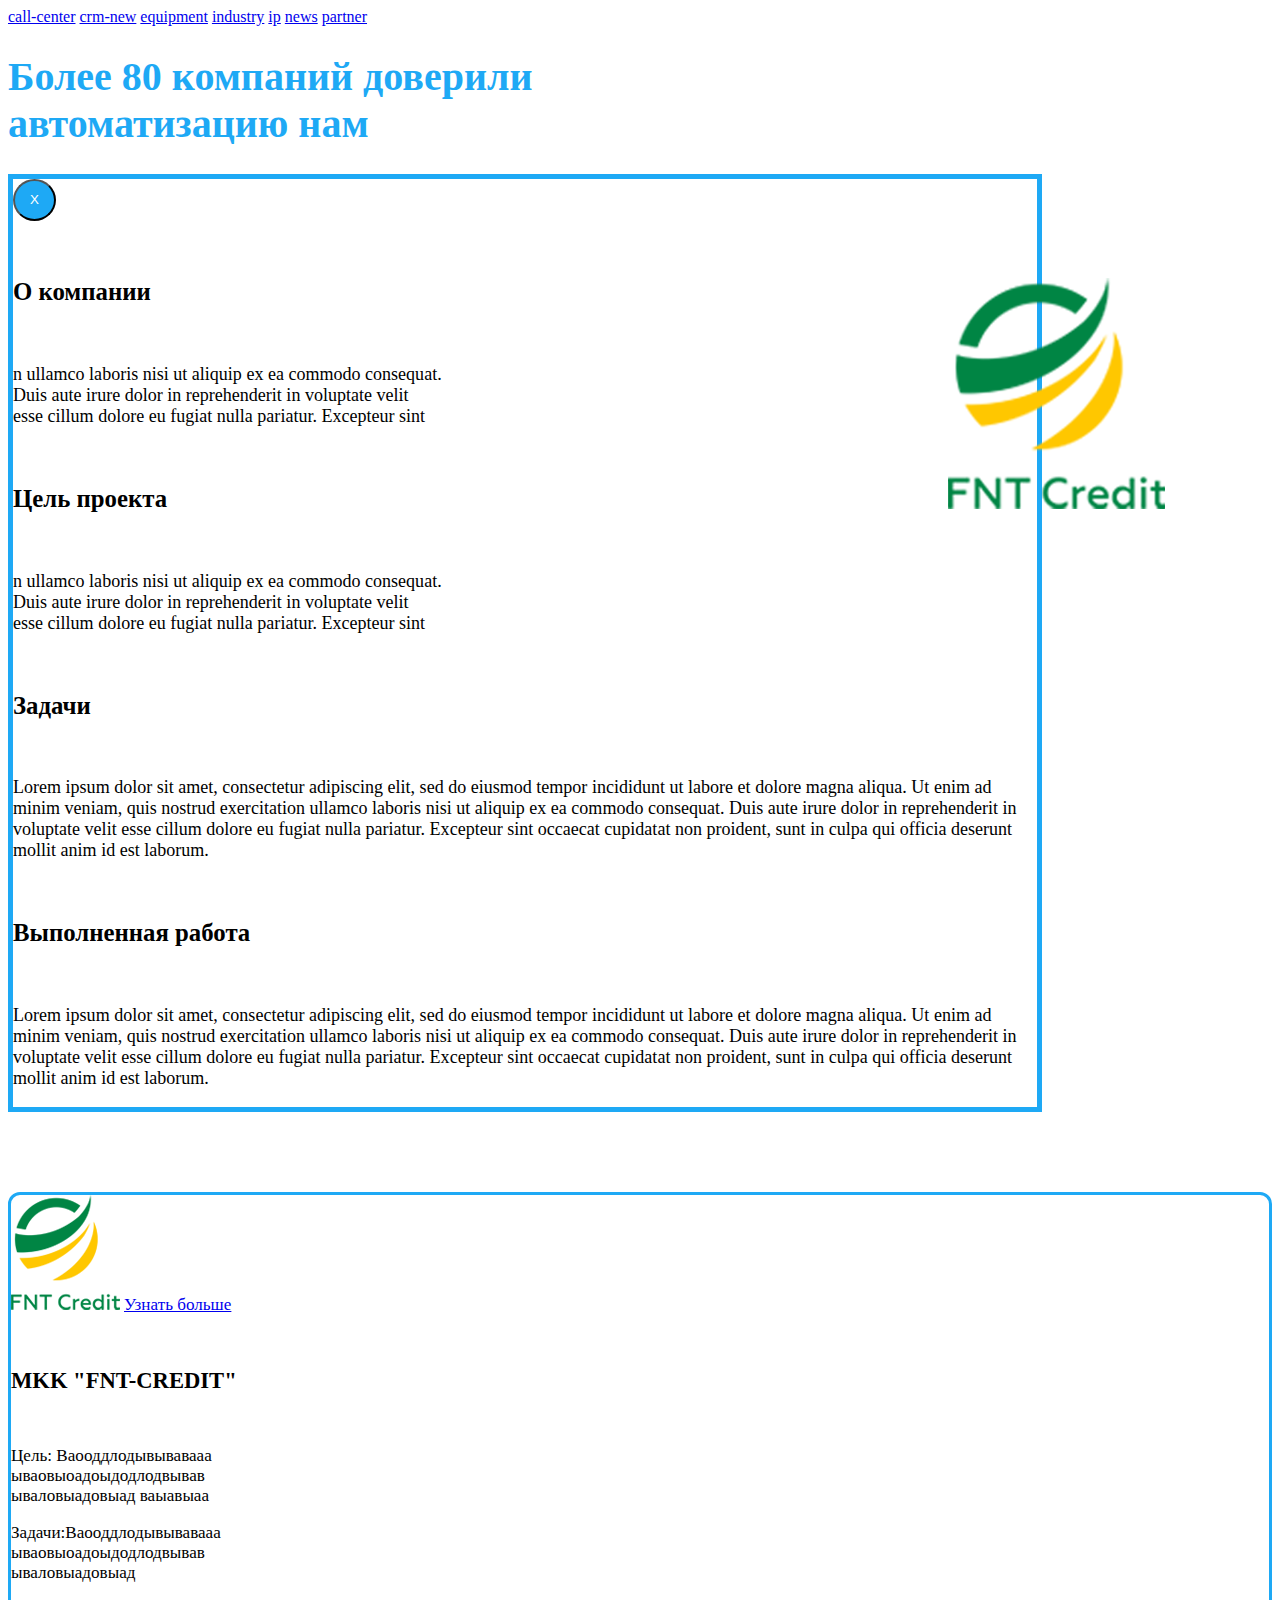
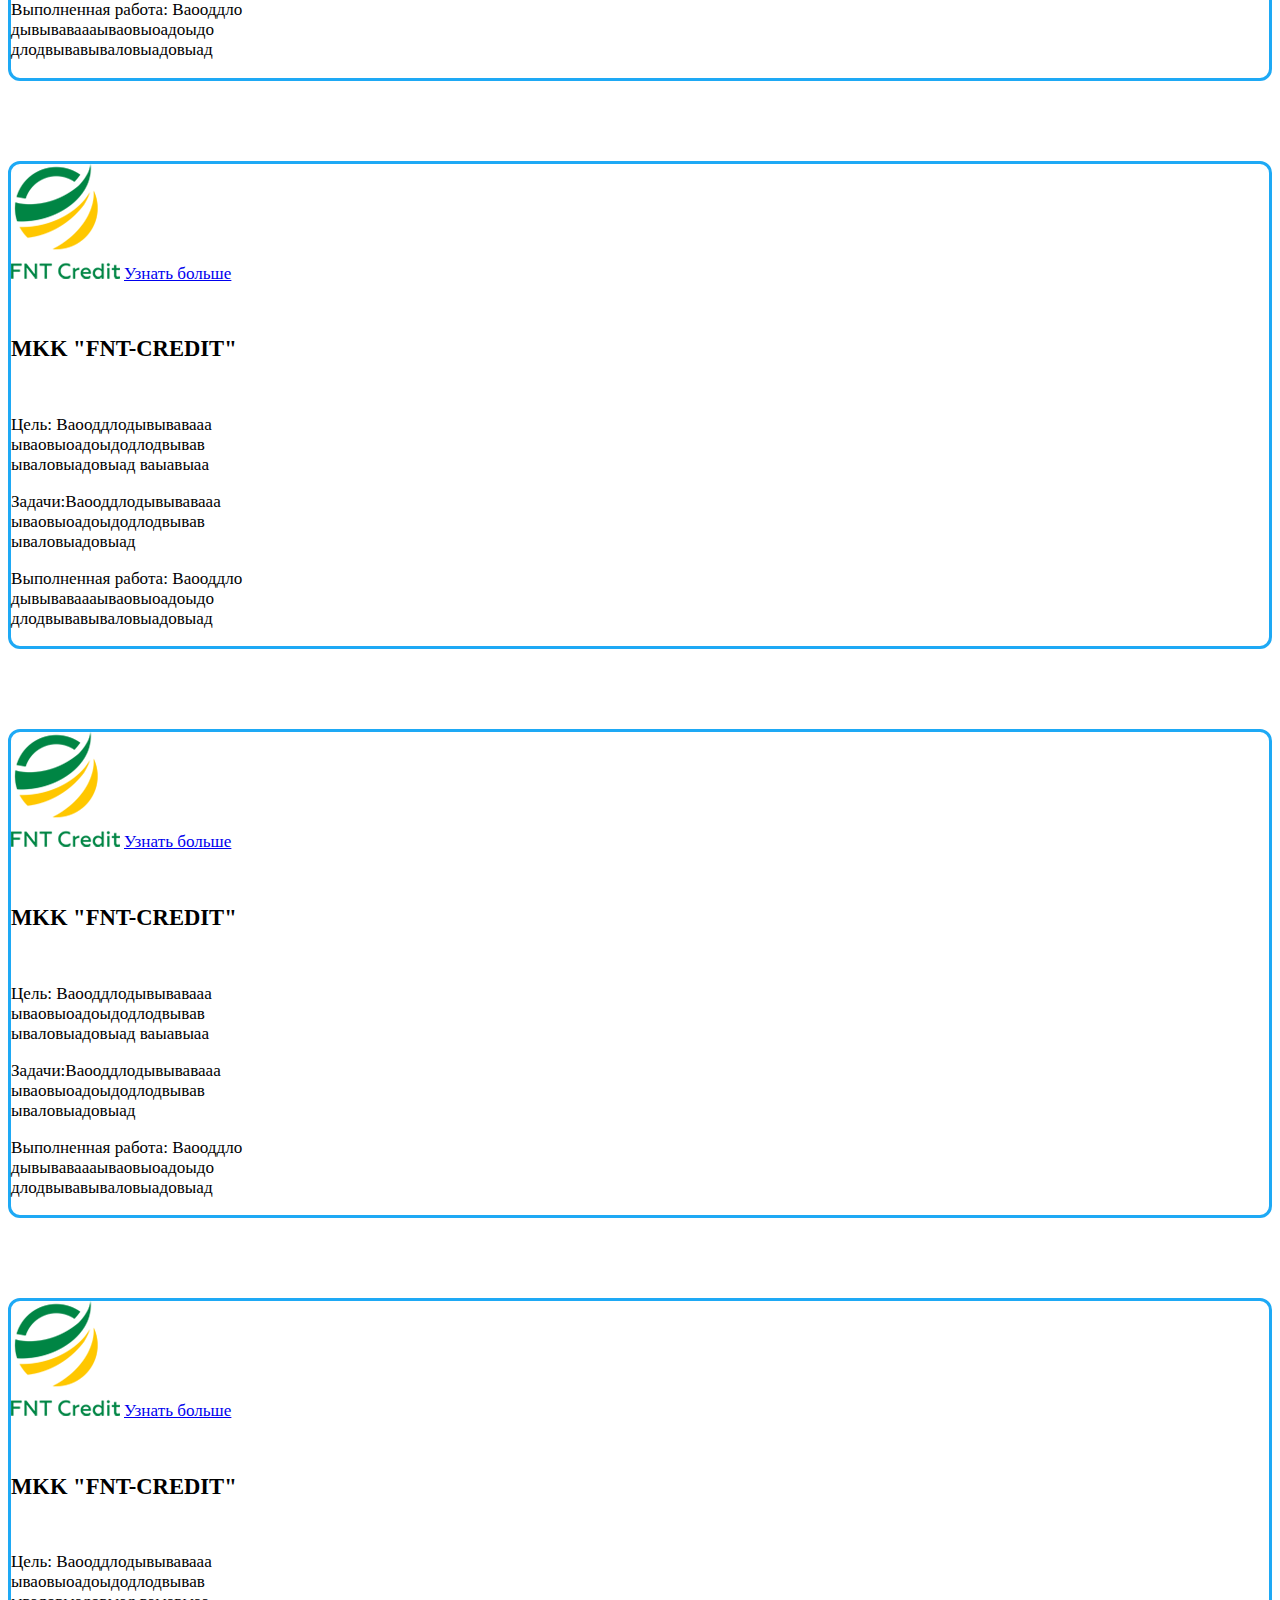
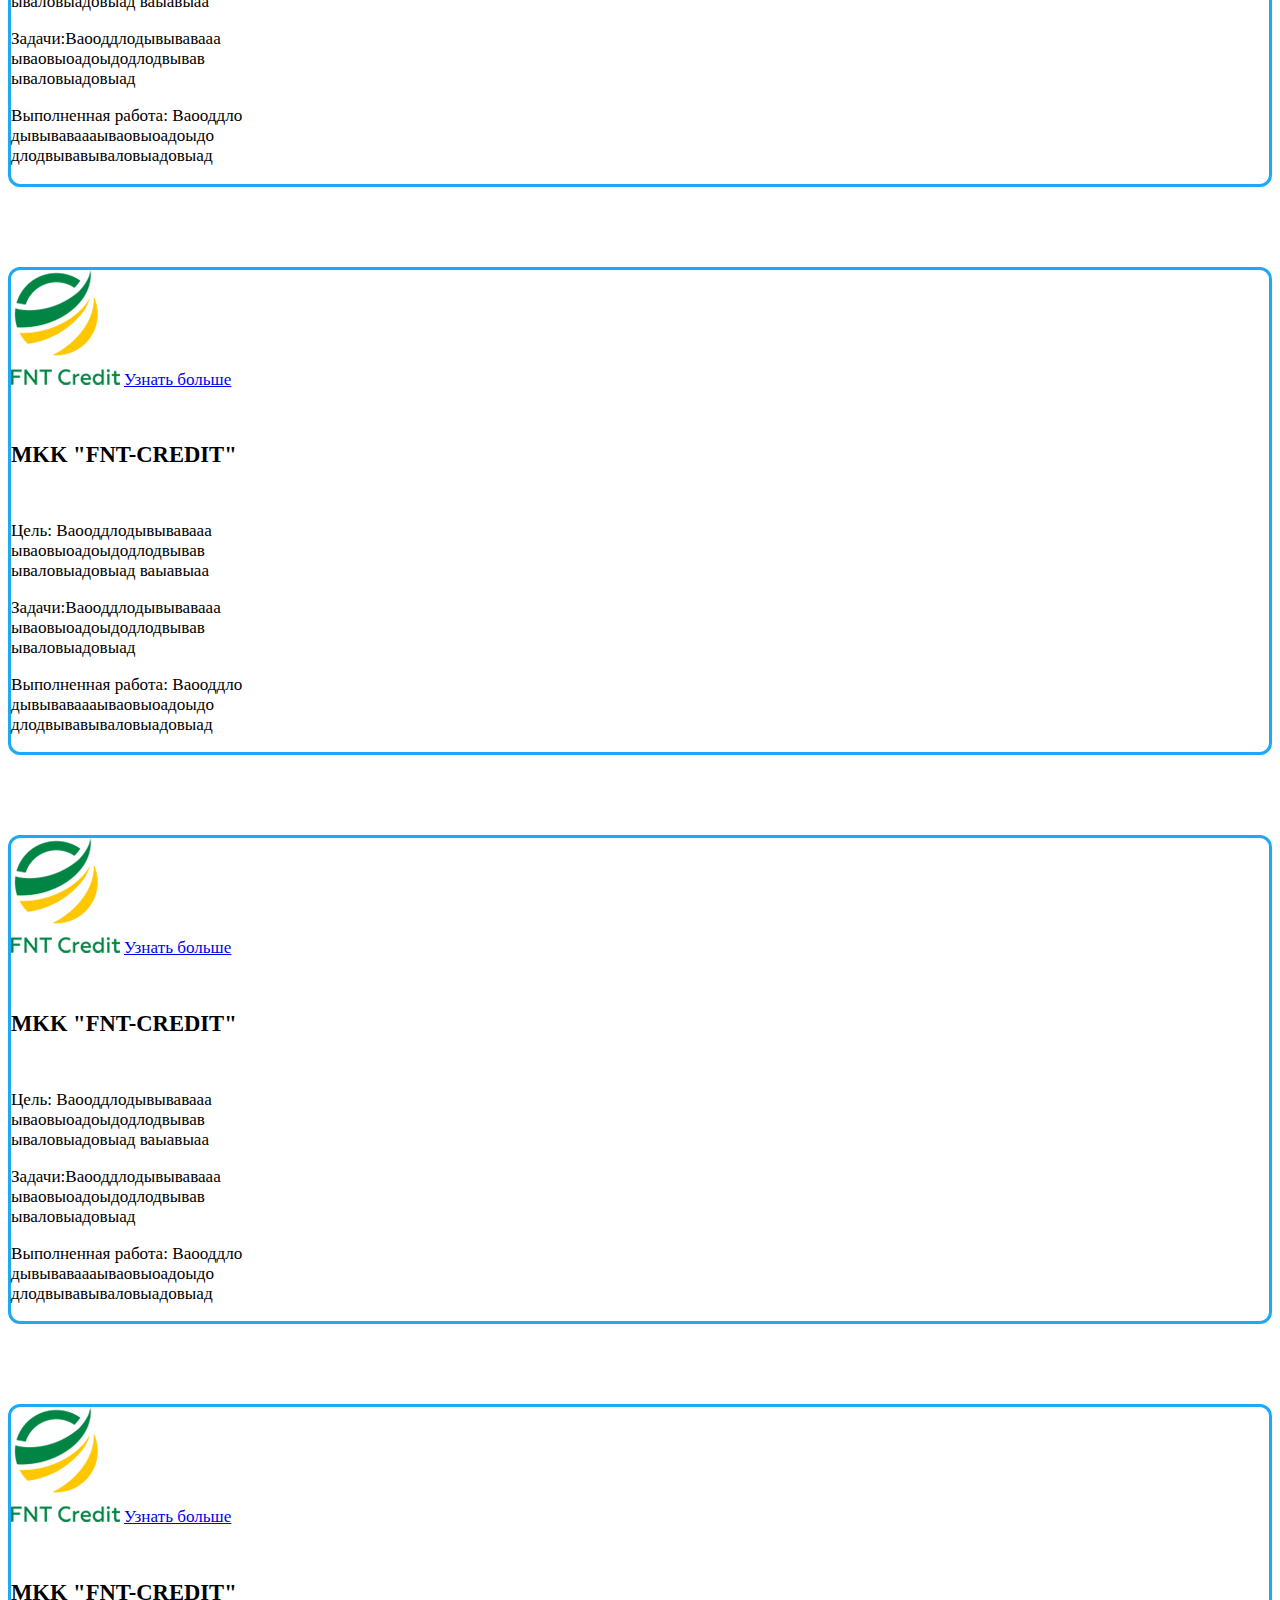
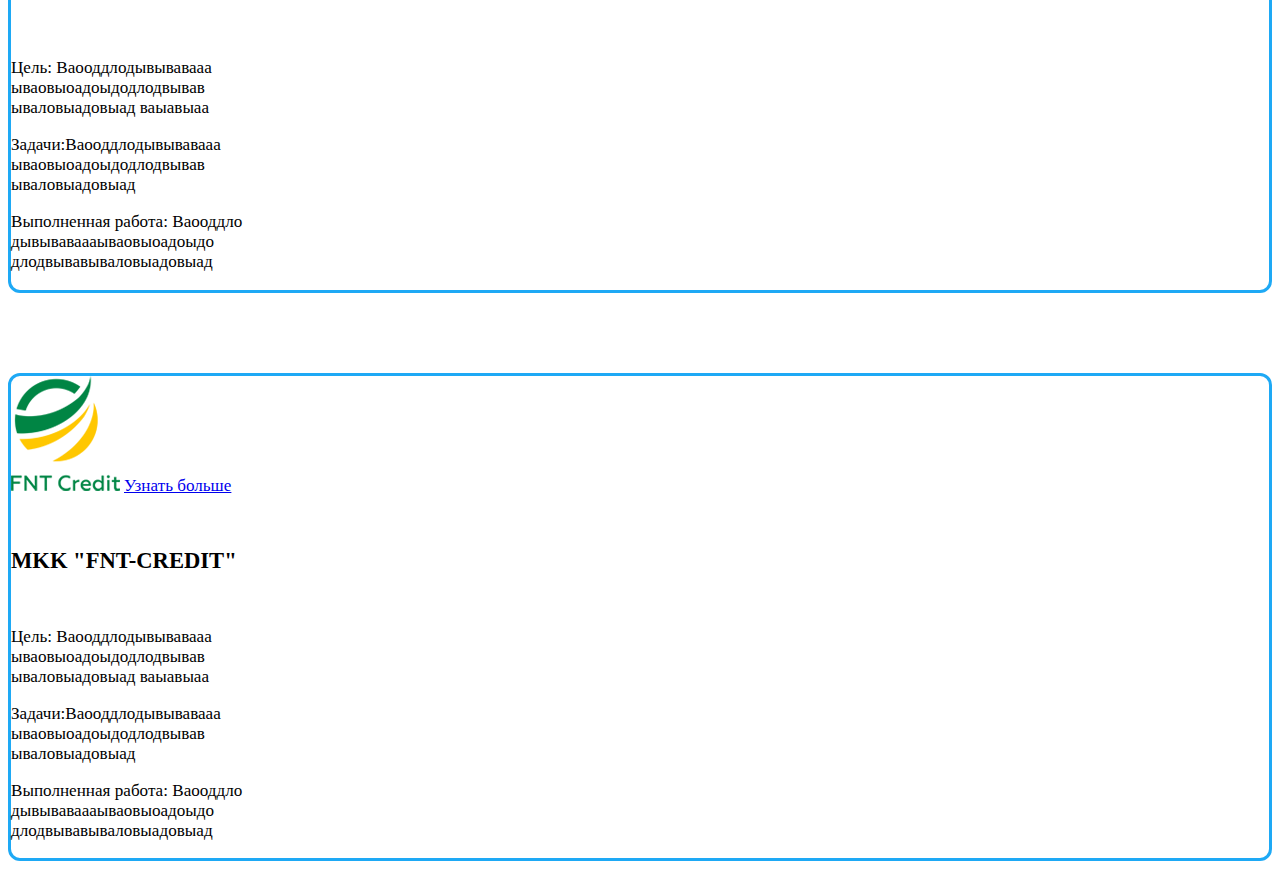
<file: index.html>
<!doctype html>
<html lang="ru">
  <head>
    <!-- Required meta tags -->
    <meta charset="utf-8">
    <meta name="viewport" content="width=device-width, initial-scale=1, shrink-to-fit=no">

    <!-- Bootstrap CSS -->
    <link href="https://fonts.googleapis.com/css?family=Ubuntu:300,500,700" rel="stylesheet">
    <title>Наши выполненные работы</title>
    <!-- Latest compiled and minified CSS -->
    <link rel="stylesheet" href="https://stackpath.bootstrapcdn.com/bootstrap/4.1.1/css/bootstrap.min.css" integrity="sha384-WskhaSGFgHYWDcbwN70/dfYBj47jz9qbsMId/iRN3ewGhXQFZCSftd1LZCfmhktB" crossorigin="anonymous">
    <link rel="stylesheet" href="resource/css/work.css">
    <link rel="stylesheet" href="resource/css/queries-work.css">
  </head>
<body>
  
  <div class="bt">
    
    <a href="call-centr.html" class="btn btn-primary">call-center</a>
    <a href="crm-new.html" class="btn btn-primary">crm-new</a>
    <a href="equipment.html" class="btn btn-primary">equipment</a>
    <a href="industry.html" class="btn btn-primary">industry</a>
    <a href="ip.html" class="btn btn-primary">ip</a>
    <a href="news.html" class="btn btn-primary">news</a>
    <a href="partner.html" class="btn btn-primary">partner</a>
    
  </div>
  
 <div class="our-work">
 
  <div class="container">
    
    <h1 class="text-center mt-5"> Более 80 компаний доверили<br> автоматизацию нам</h1>
    
    <div class="about mt-5">
    
    
      <div id="modal" class="modal fade" tabindex="-1" role="dialog">
        <div class="modal-dialog" role="document">
          <div class="modal-content">
            <div class="modal-header">
              <button type="button" class="close" data-dismiss="modal" aria-label="Close">
                <span aria-hidden="true">X</span>
              </button>
            </div>
            
            <div class="modal-body">
            
              <div class="container-fluid">
                <div class="img"><img src="resource/img/bank.png" alt="pic"></div>
                  <h6>О компании</h6>
                  <p>n ullamco laboris nisi ut aliquip ex ea commodo consequat. <br> 
Duis aute irure dolor in reprehenderit in voluptate velit <br>
esse cillum dolore eu fugiat nulla pariatur. Excepteur sint </p>
                  <h6>Цель проекта</h6>
                  <p>n ullamco laboris nisi ut aliquip ex ea commodo consequat. <br> 
Duis aute irure dolor in reprehenderit in voluptate velit <br>
esse cillum dolore eu fugiat nulla pariatur. Excepteur sint </p>
                  <h6>Задачи</h6>
                  <p>Lorem ipsum dolor sit amet, consectetur adipiscing elit, sed do eiusmod tempor incididunt ut labore et dolore 
magna aliqua. Ut enim ad minim veniam, quis nostrud exercitation ullamco laboris nisi ut aliquip ex ea commodo 
consequat. Duis aute irure dolor in reprehenderit in voluptate velit esse cillum dolore eu fugiat nulla pariatur. 
Excepteur sint occaecat cupidatat non proident, sunt in culpa qui officia deserunt mollit anim id est laborum. </p>
                  <h6>Выполненная работа</h6>
                  <p>Lorem ipsum dolor sit amet, consectetur adipiscing elit, sed do eiusmod tempor incididunt ut labore et dolore 
magna aliqua. Ut enim ad minim veniam, quis nostrud exercitation ullamco laboris nisi ut aliquip ex ea commodo 
consequat. Duis aute irure dolor in reprehenderit in voluptate velit esse cillum dolore eu fugiat nulla pariatur. 
Excepteur sint occaecat cupidatat non proident, sunt in culpa qui officia deserunt mollit anim id est laborum. </p>
              </div> <!-- container --> 
            </div><!-- modal-body -->
          </div>
        </div>
      </div><!-- modal -->
     
       <div class="item-block">
        
         <div class="row">
        
           <div class="item col">
           
            <div class="block">
              
               <div class="row">

                <div class="left ml-5 mt-4">

                  <img src="resource/img/small-bank.png" alt="pic" class="mb-5 ml-3 img">

                  <a href="#" class="d-inline-block text-dark col" data-toggle="modal" data-target="#modal">Узнать больше</a>

                </div><!-- left -->

                <div class="right mr-4 mt-3">

                  <h6>MKK "Fnt-Credit"</h6>
                  <p><span>Цель:</span> Ваооддлодывывавааа<br>ываовыоадоыдодлодвывав<br>ываловыадовыад ваыавыаа</p>

                  <p><span>Задачи:</span>Ваооддлодывывавааа<br>ываовыоадоыдодлодвывав<br>ываловыадовыад</p>

                  <p><span>Выполненная работа:</span> Ваооддло<br>дывываваааываовыоадоыдо<br>длодвывавываловыадовыад</p>

                </div><!-- right -->

              </div><!-- row -->
              
            </div><!-- block -->
            
          </div><!-- item -->
          
           <div class="item col">
           
            <div class="block">
              
               <div class="row">

                <div class="left ml-5 mt-4">

                  <img src="resource/img/small-bank.png" alt="pic" class="mb-5 ml-3 img">

                  <a href="#" class="d-inline-block text-dark col" data-toggle="modal" data-target="#modal">Узнать больше</a>

                </div><!-- left -->

                <div class="right mr-4 mt-3">

                  <h6>MKK "Fnt-Credit"</h6>
                  <p><span>Цель:</span> Ваооддлодывывавааа<br>ываовыоадоыдодлодвывав<br>ываловыадовыад ваыавыаа</p>

                  <p><span>Задачи:</span>Ваооддлодывывавааа<br>ываовыоадоыдодлодвывав<br>ываловыадовыад</p>

                  <p><span>Выполненная работа:</span> Ваооддло<br>дывываваааываовыоадоыдо<br>длодвывавываловыадовыад</p>

                </div><!-- right -->

              </div><!-- row -->
              
            </div><!-- block -->
            
          </div><!-- item -->           
          
          <div class="item col">
           
            <div class="block">
              
               <div class="row">

                <div class="left ml-5 mt-4">

                  <img src="resource/img/small-bank.png" alt="pic" class="mb-5 ml-3 img">

                  <a href="#" class="d-inline-block text-dark col" data-toggle="modal" data-target="#modal">Узнать больше</a>

                </div><!-- left -->

                <div class="right mr-4 mt-3">

                  <h6>MKK "Fnt-Credit"</h6>
                  <p><span>Цель:</span> Ваооддлодывывавааа<br>ываовыоадоыдодлодвывав<br>ываловыадовыад ваыавыаа</p>

                  <p><span>Задачи:</span>Ваооддлодывывавааа<br>ываовыоадоыдодлодвывав<br>ываловыадовыад</p>

                  <p><span>Выполненная работа:</span> Ваооддло<br>дывываваааываовыоадоыдо<br>длодвывавываловыадовыад</p>

                </div><!-- right -->

              </div><!-- row -->
              
            </div><!-- block -->
            
          </div><!-- item -->           
          
          <div class="item col">
           
            <div class="block">
              
               <div class="row">

                <div class="left ml-5 mt-4">

                  <img src="resource/img/small-bank.png" alt="pic" class="mb-5 ml-3 img">

                  <a href="#" class="d-inline-block text-dark col" data-toggle="modal" data-target="#modal">Узнать больше</a>

                </div><!-- left -->

                <div class="right mr-4 mt-3">

                  <h6>MKK "Fnt-Credit"</h6>
                  <p><span>Цель:</span> Ваооддлодывывавааа<br>ываовыоадоыдодлодвывав<br>ываловыадовыад ваыавыаа</p>

                  <p><span>Задачи:</span>Ваооддлодывывавааа<br>ываовыоадоыдодлодвывав<br>ываловыадовыад</p>

                  <p><span>Выполненная работа:</span> Ваооддло<br>дывываваааываовыоадоыдо<br>длодвывавываловыадовыад</p>

                </div><!-- right -->

              </div><!-- row -->
              
            </div><!-- block -->
            
          </div><!-- item -->           
          
          <div class="item col">
           
            <div class="block">
              
               <div class="row">

                <div class="left ml-5 mt-4">

                  <img src="resource/img/small-bank.png" alt="pic" class="mb-5 ml-3 img">

                  <a href="#" class="d-inline-block text-dark col" data-toggle="modal" data-target="#modal">Узнать больше</a>

                </div><!-- left -->

                <div class="right mr-4 mt-3">

                  <h6>MKK "Fnt-Credit"</h6>
                  <p><span>Цель:</span> Ваооддлодывывавааа<br>ываовыоадоыдодлодвывав<br>ываловыадовыад ваыавыаа</p>

                  <p><span>Задачи:</span>Ваооддлодывывавааа<br>ываовыоадоыдодлодвывав<br>ываловыадовыад</p>

                  <p><span>Выполненная работа:</span> Ваооддло<br>дывываваааываовыоадоыдо<br>длодвывавываловыадовыад</p>

                </div><!-- right -->

              </div><!-- row -->
              
            </div><!-- block -->
            
          </div><!-- item -->           
          
          <div class="item col">
           
            <div class="block">
              
               <div class="row">

                <div class="left ml-5 mt-4">

                  <img src="resource/img/small-bank.png" alt="pic" class="mb-5 ml-3 img">

                  <a href="#" class="d-inline-block text-dark col" data-toggle="modal" data-target="#modal">Узнать больше</a>

                </div><!-- left -->

                <div class="right mr-4 mt-3">

                  <h6>MKK "Fnt-Credit"</h6>
                  <p><span>Цель:</span> Ваооддлодывывавааа<br>ываовыоадоыдодлодвывав<br>ываловыадовыад ваыавыаа</p>

                  <p><span>Задачи:</span>Ваооддлодывывавааа<br>ываовыоадоыдодлодвывав<br>ываловыадовыад</p>

                  <p><span>Выполненная работа:</span> Ваооддло<br>дывываваааываовыоадоыдо<br>длодвывавываловыадовыад</p>

                </div><!-- right -->

              </div><!-- row -->
              
            </div><!-- block -->
            
          </div><!-- item -->           
          
          <div class="item col">
           
            <div class="block">
              
               <div class="row">

                <div class="left ml-5 mt-4">

                  <img src="resource/img/small-bank.png" alt="pic" class="mb-5 ml-3 img">

                  <a href="#" class="d-inline-block text-dark col" data-toggle="modal" data-target="#modal">Узнать больше</a>

                </div><!-- left -->

                <div class="right mr-4 mt-3">

                  <h6>MKK "Fnt-Credit"</h6>
                  <p><span>Цель:</span> Ваооддлодывывавааа<br>ываовыоадоыдодлодвывав<br>ываловыадовыад ваыавыаа</p>

                  <p><span>Задачи:</span>Ваооддлодывывавааа<br>ываовыоадоыдодлодвывав<br>ываловыадовыад</p>

                  <p><span>Выполненная работа:</span> Ваооддло<br>дывываваааываовыоадоыдо<br>длодвывавываловыадовыад</p>

                </div><!-- right -->

              </div><!-- row -->
              
            </div><!-- block -->
            
          </div><!-- item -->           
          
          <div class="item col">
           
            <div class="block">
              
               <div class="row">

                <div class="left ml-5 mt-4">

                  <img src="resource/img/small-bank.png" alt="pic" class="mb-5 ml-3 img">

                  <a href="#" class="d-inline-block text-dark col" data-toggle="modal" data-target="#modal">Узнать больше</a>

                </div><!-- left -->

                <div class="right mr-4 mt-3">

                  <h6>MKK "Fnt-Credit"</h6>
                  <p><span>Цель:</span> Ваооддлодывывавааа<br>ываовыоадоыдодлодвывав<br>ываловыадовыад ваыавыаа</p>

                  <p><span>Задачи:</span>Ваооддлодывывавааа<br>ываовыоадоыдодлодвывав<br>ываловыадовыад</p>

                  <p><span>Выполненная работа:</span> Ваооддло<br>дывываваааываовыоадоыдо<br>длодвывавываловыадовыад</p>

                </div><!-- right -->

              </div><!-- row -->
              
            </div><!-- block -->
            
          </div><!-- item -->          
          
          
        
         </div><!-- row -->    
         
      </div><!-- item-block -->       
      
    </div><!-- about -->
  
  </div><!-- container -->
  
</div><!-- our-work -->
  
  
  
  

  
  
  
<script src="https://code.jquery.com/jquery-3.3.1.slim.min.js" integrity="sha384-q8i/X+965DzO0rT7abK41JStQIAqVgRVzpbzo5smXKp4YfRvH+8abtTE1Pi6jizo" crossorigin="anonymous"></script>
<script src="https://cdnjs.cloudflare.com/ajax/libs/popper.js/1.14.3/umd/popper.min.js" integrity="sha384-ZMP7rVo3mIykV+2+9J3UJ46jBk0WLaUAdn689aCwoqbBJiSnjAK/l8WvCWPIPm49" crossorigin="anonymous"></script>
<script src="https://stackpath.bootstrapcdn.com/bootstrap/4.1.1/js/bootstrap.min.js" integrity="sha384-smHYKdLADwkXOn1EmN1qk/HfnUcbVRZyYmZ4qpPea6sjB/pTJ0euyQp0Mk8ck+5T" crossorigin="anonymous"></script>
</body>
</html>
</file>
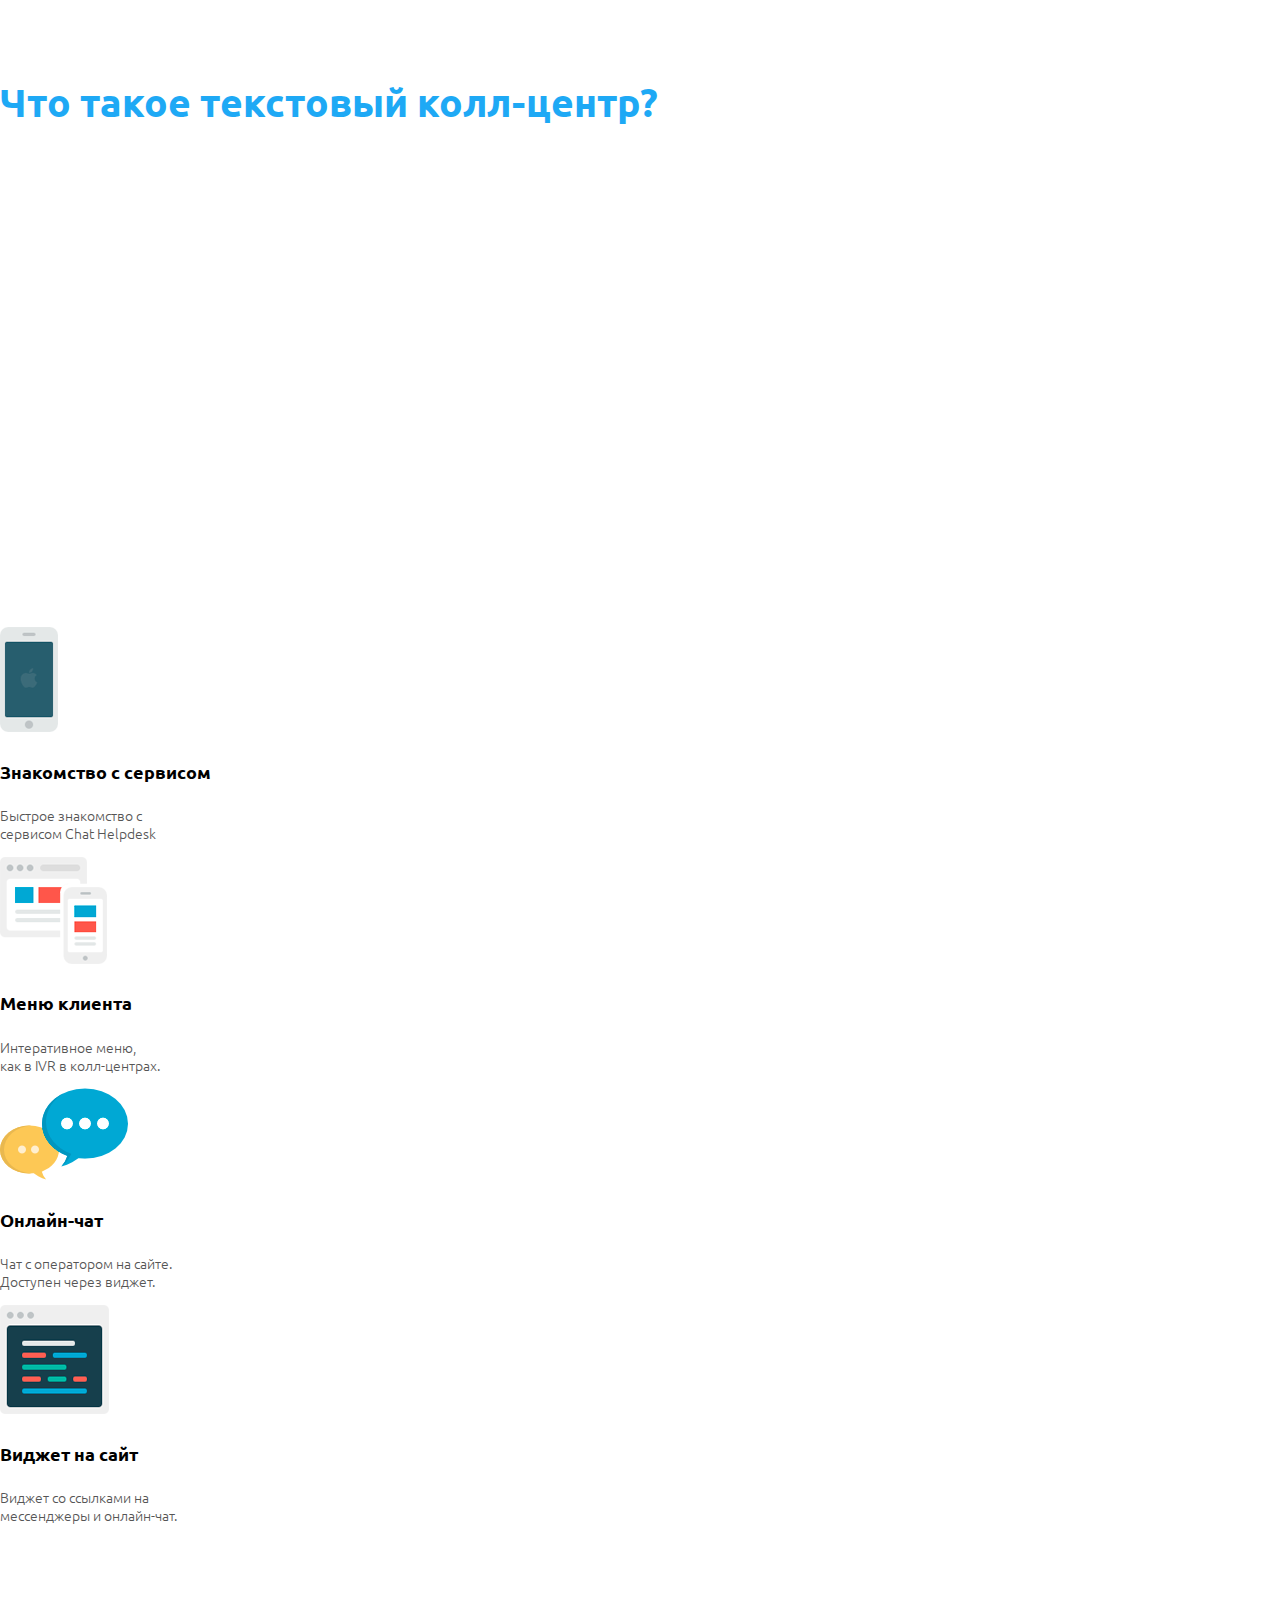
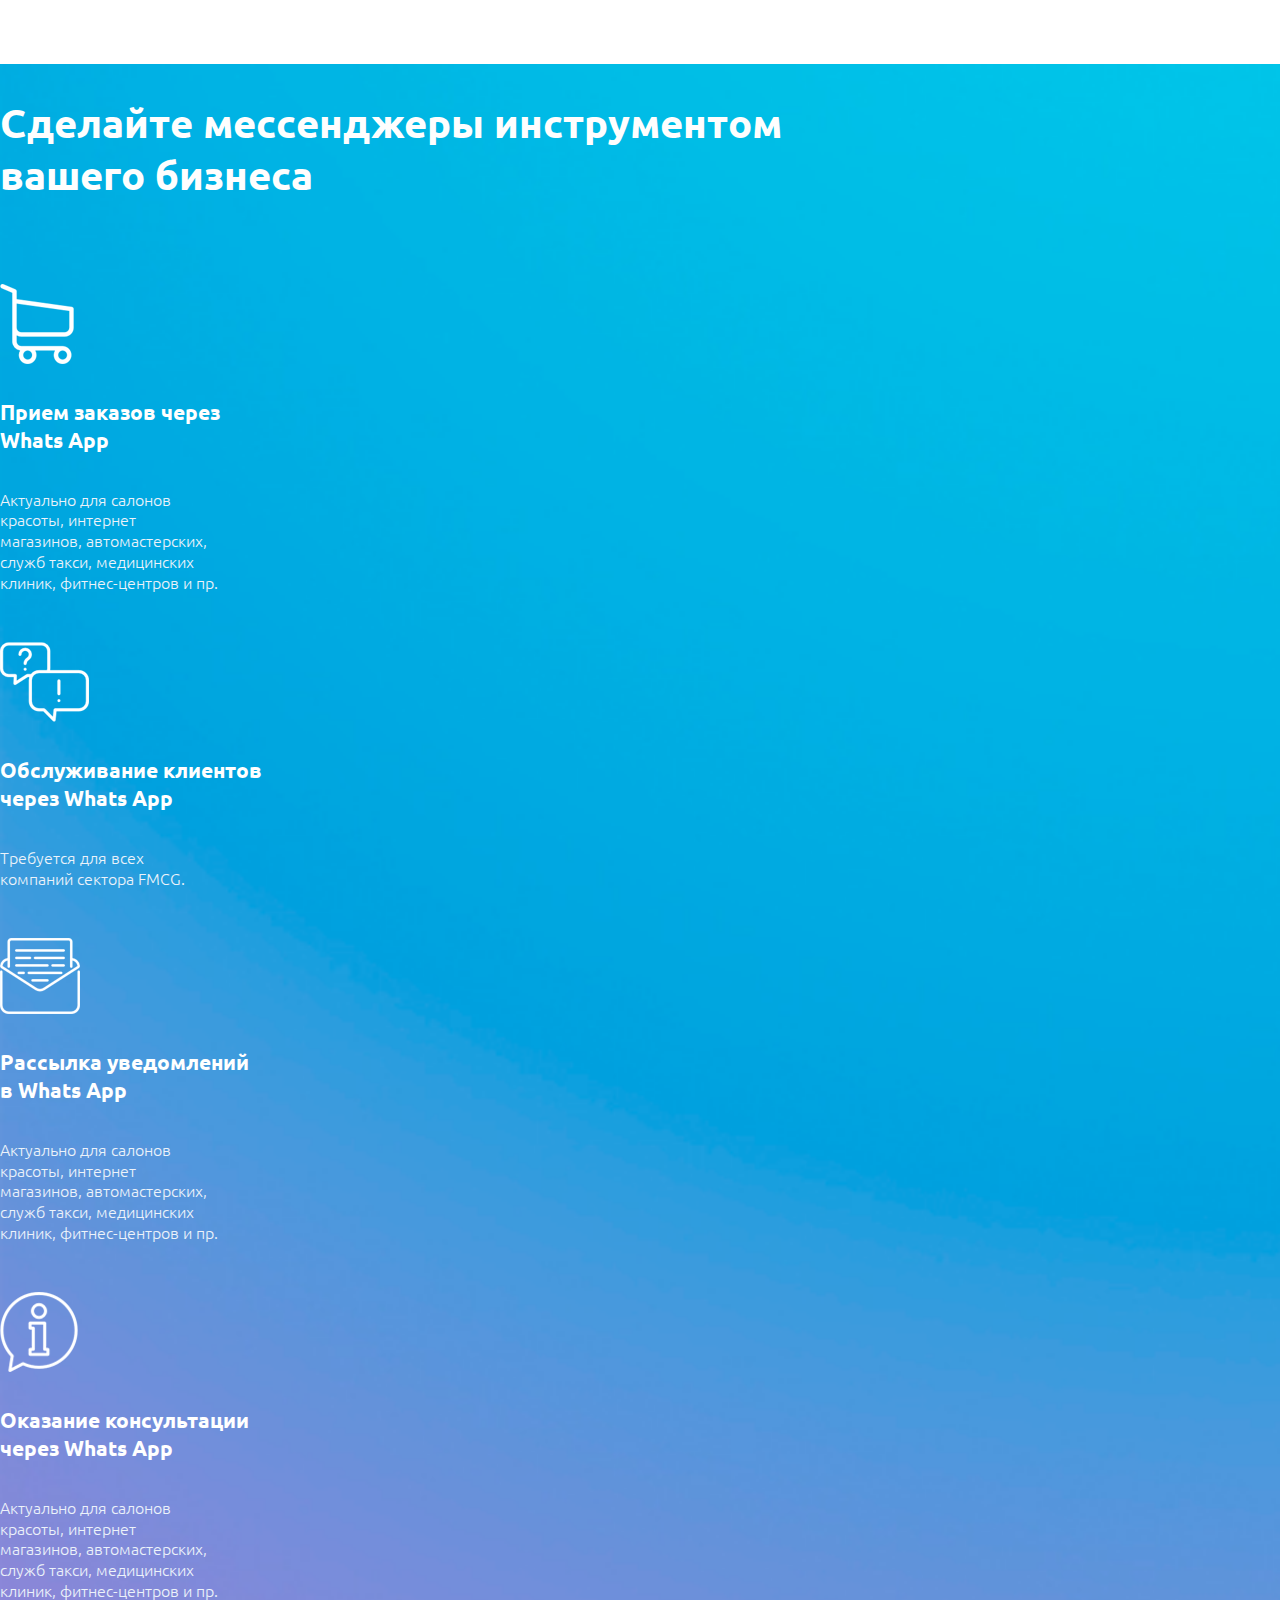
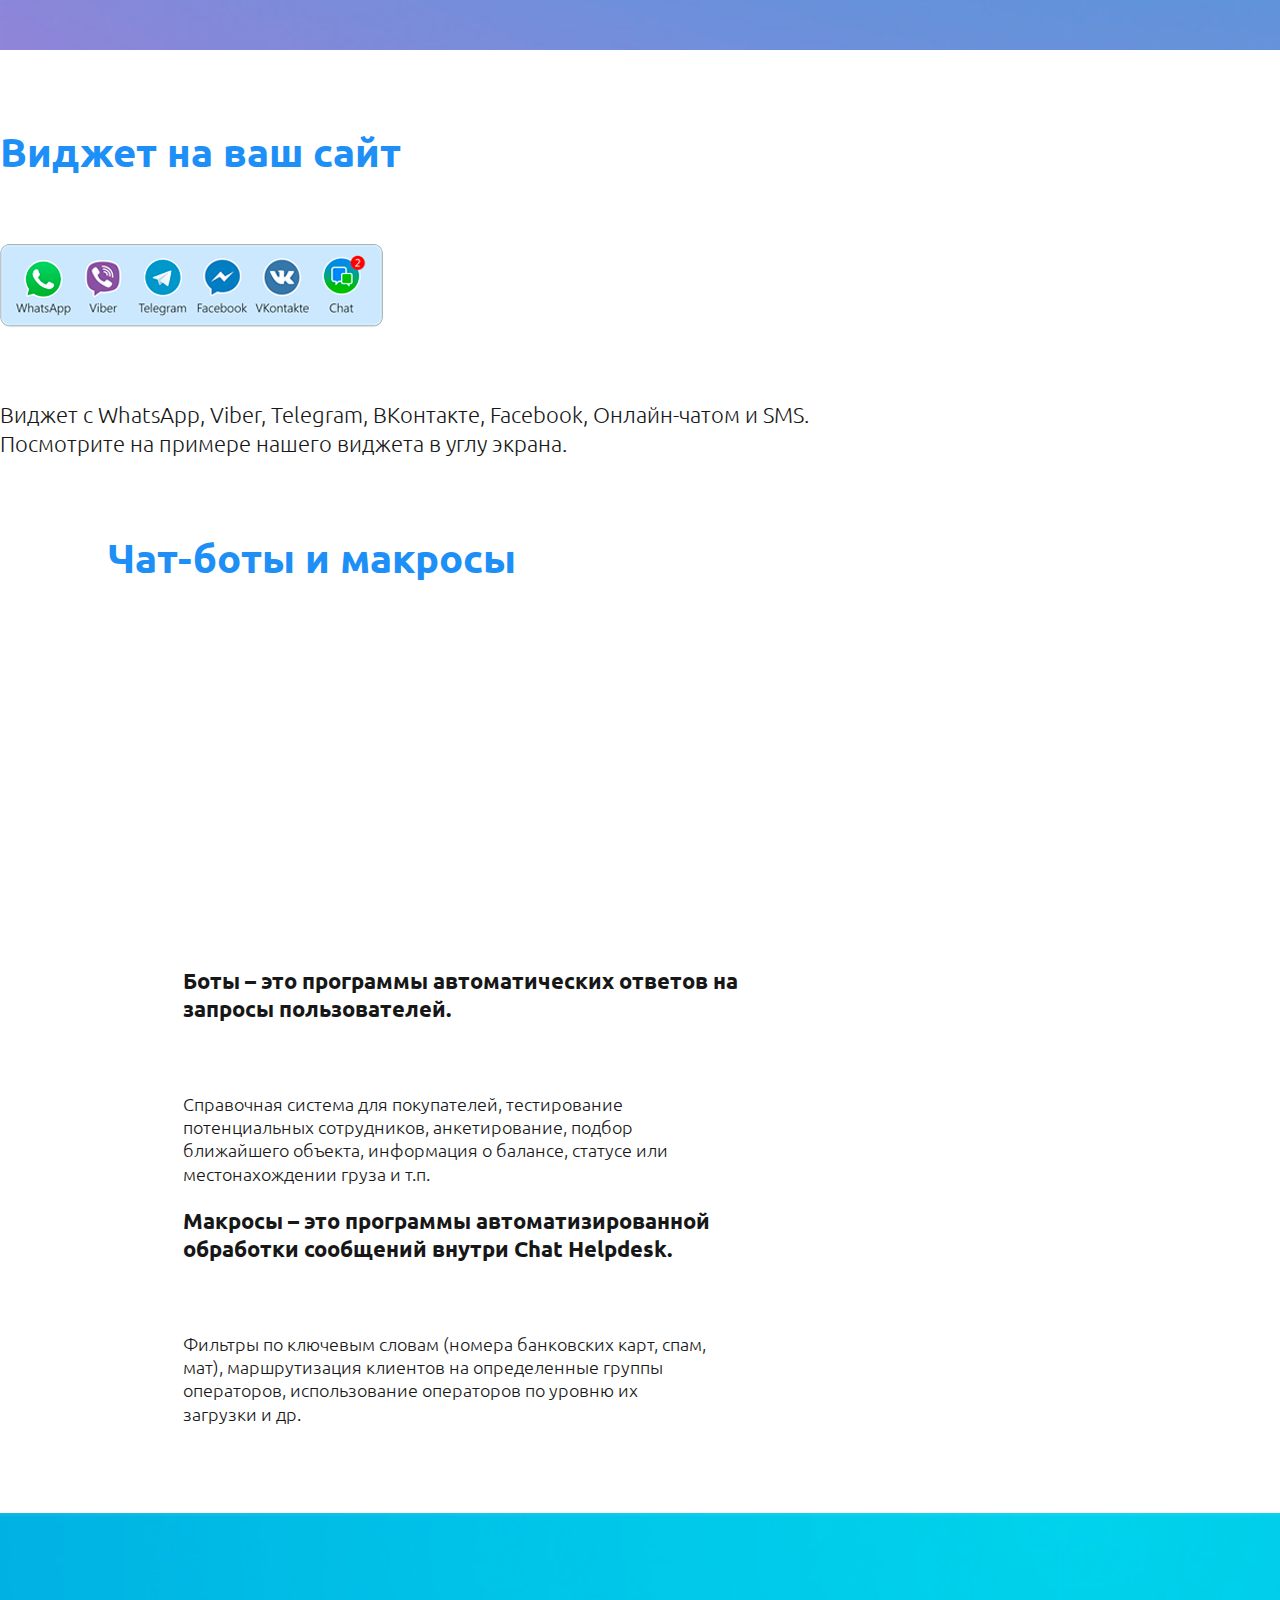
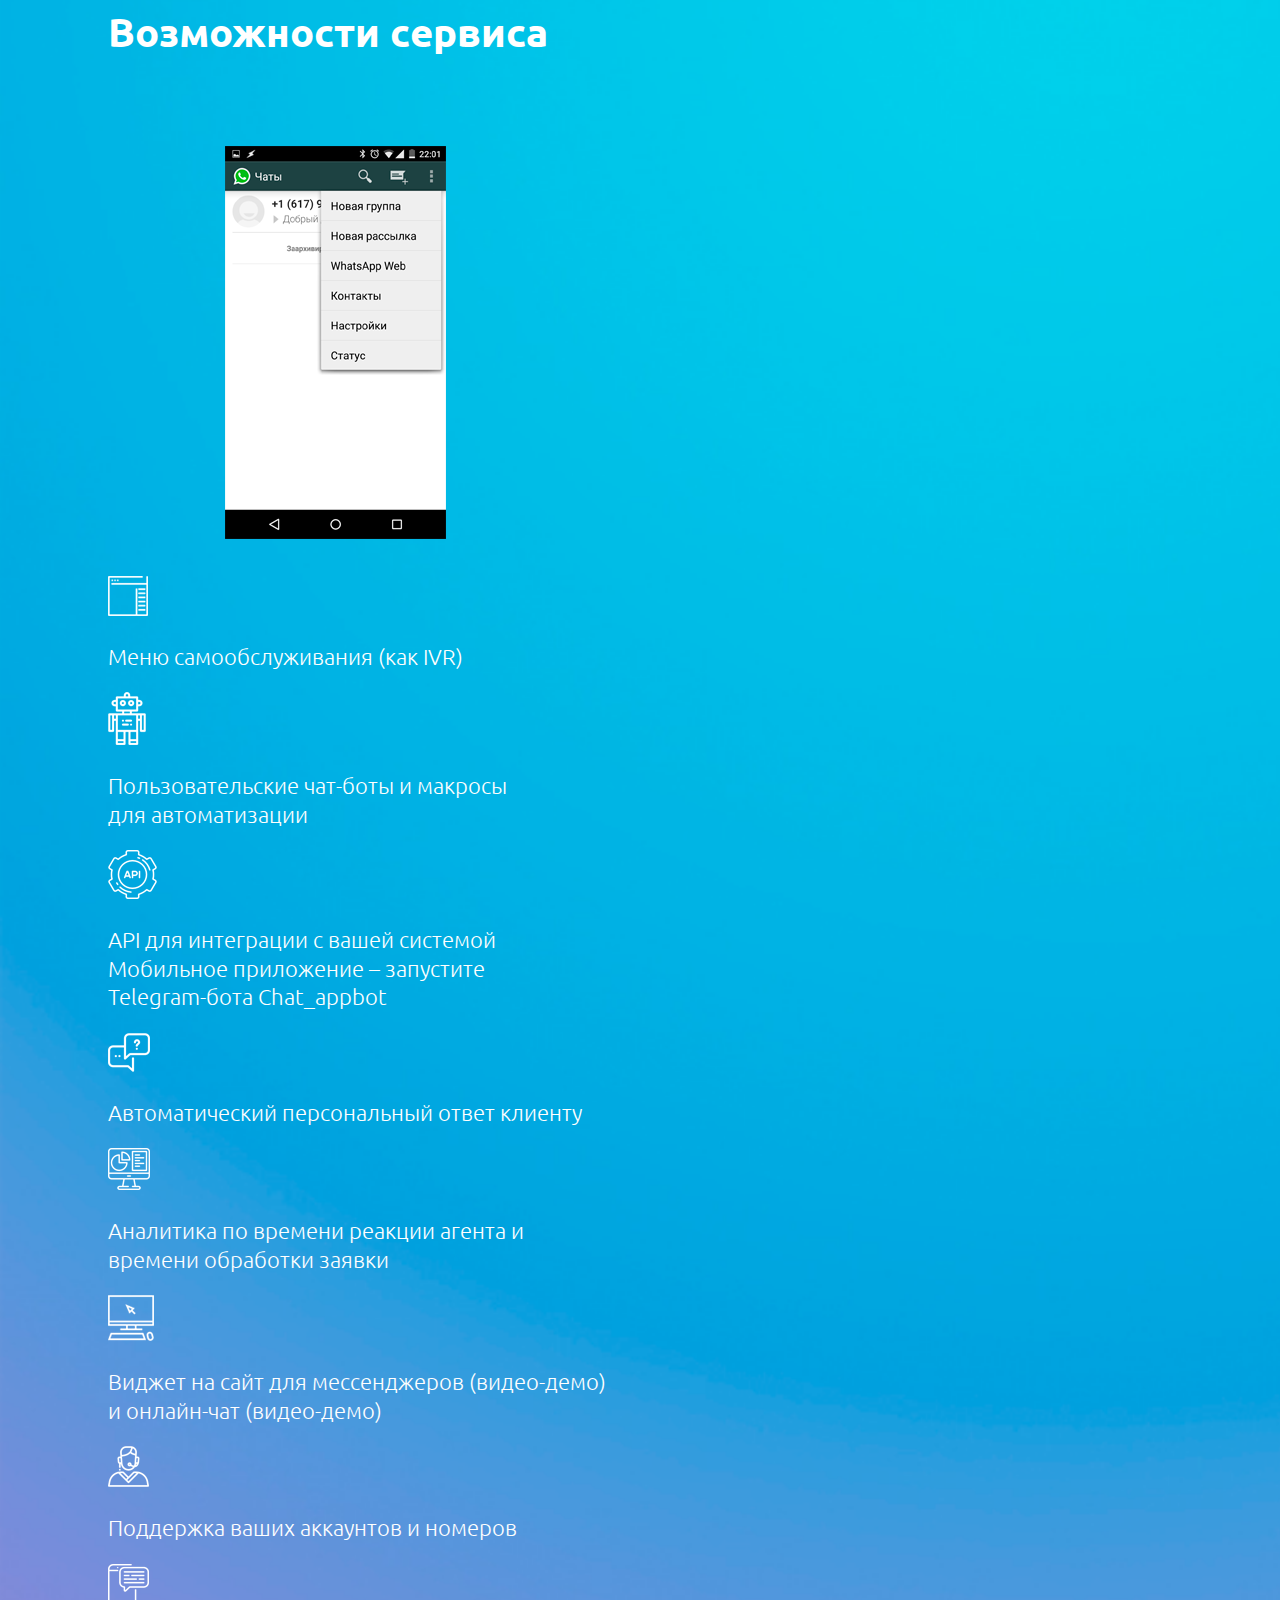
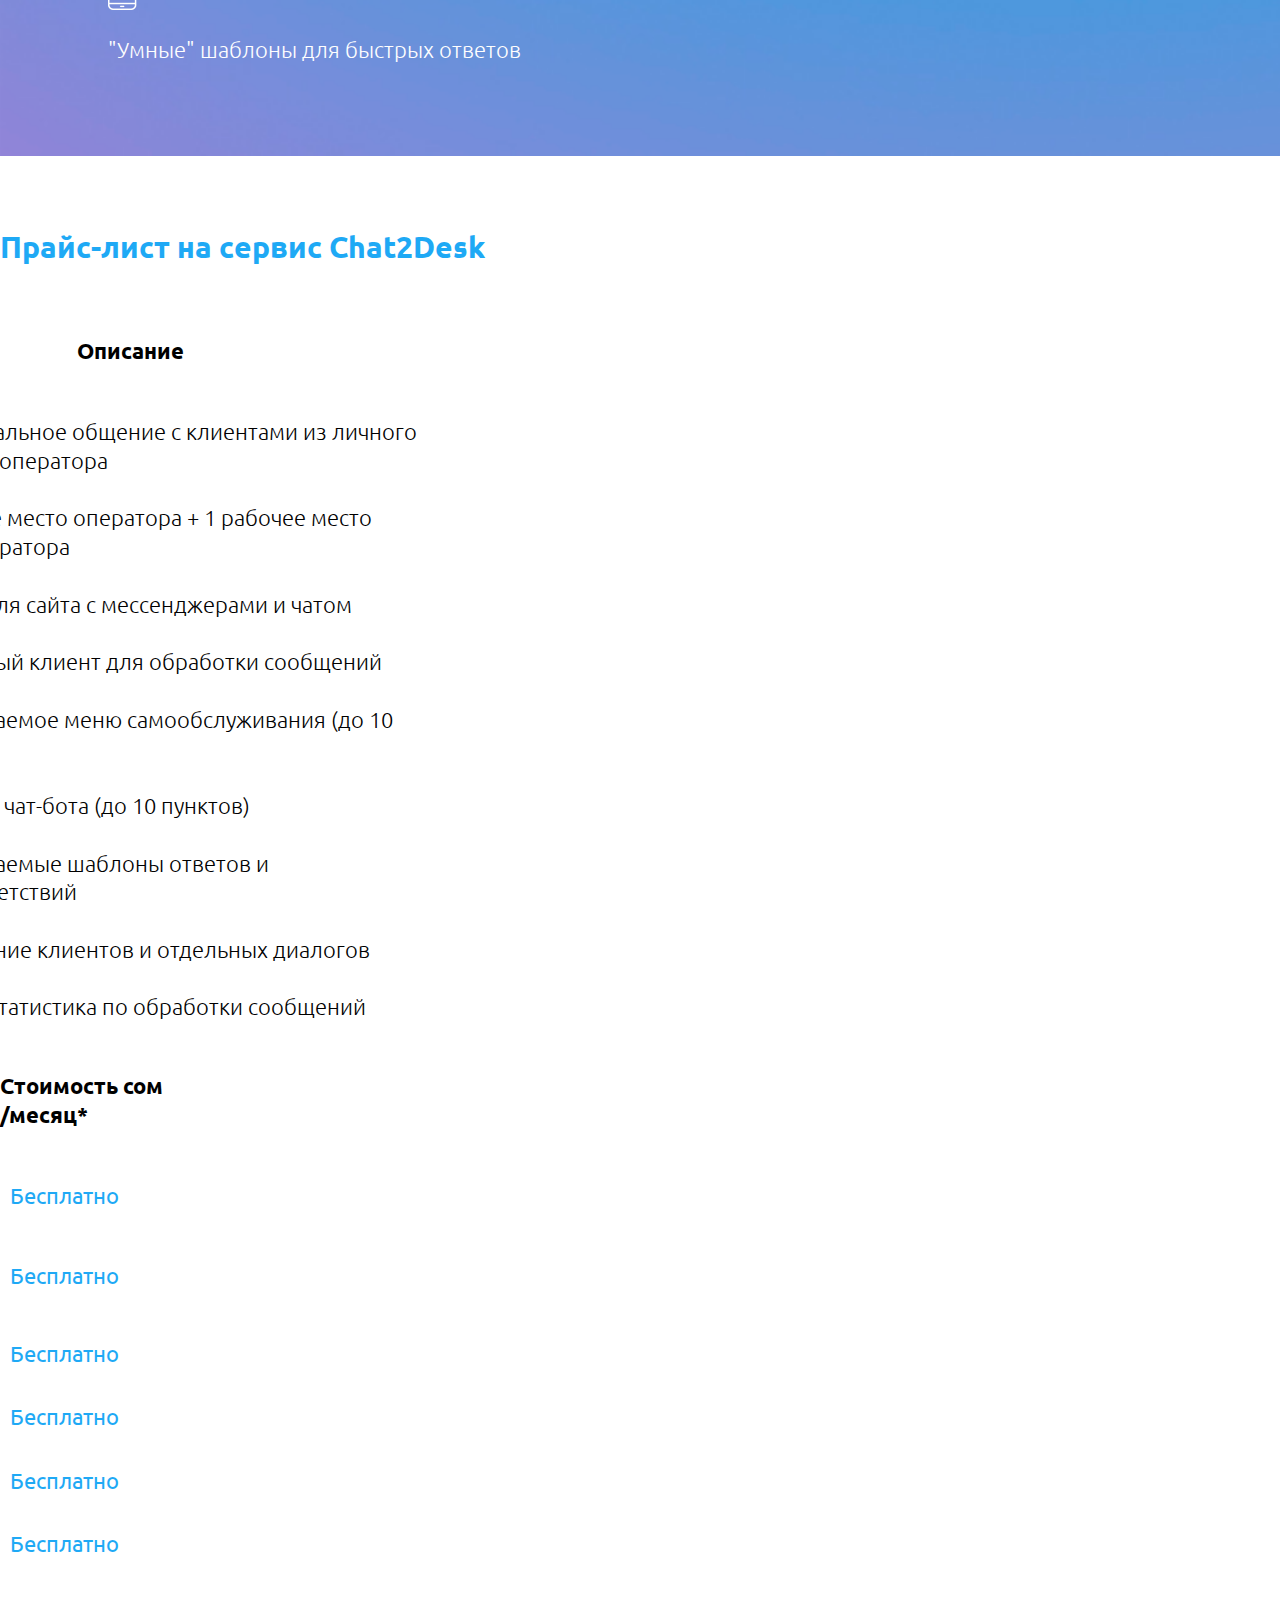
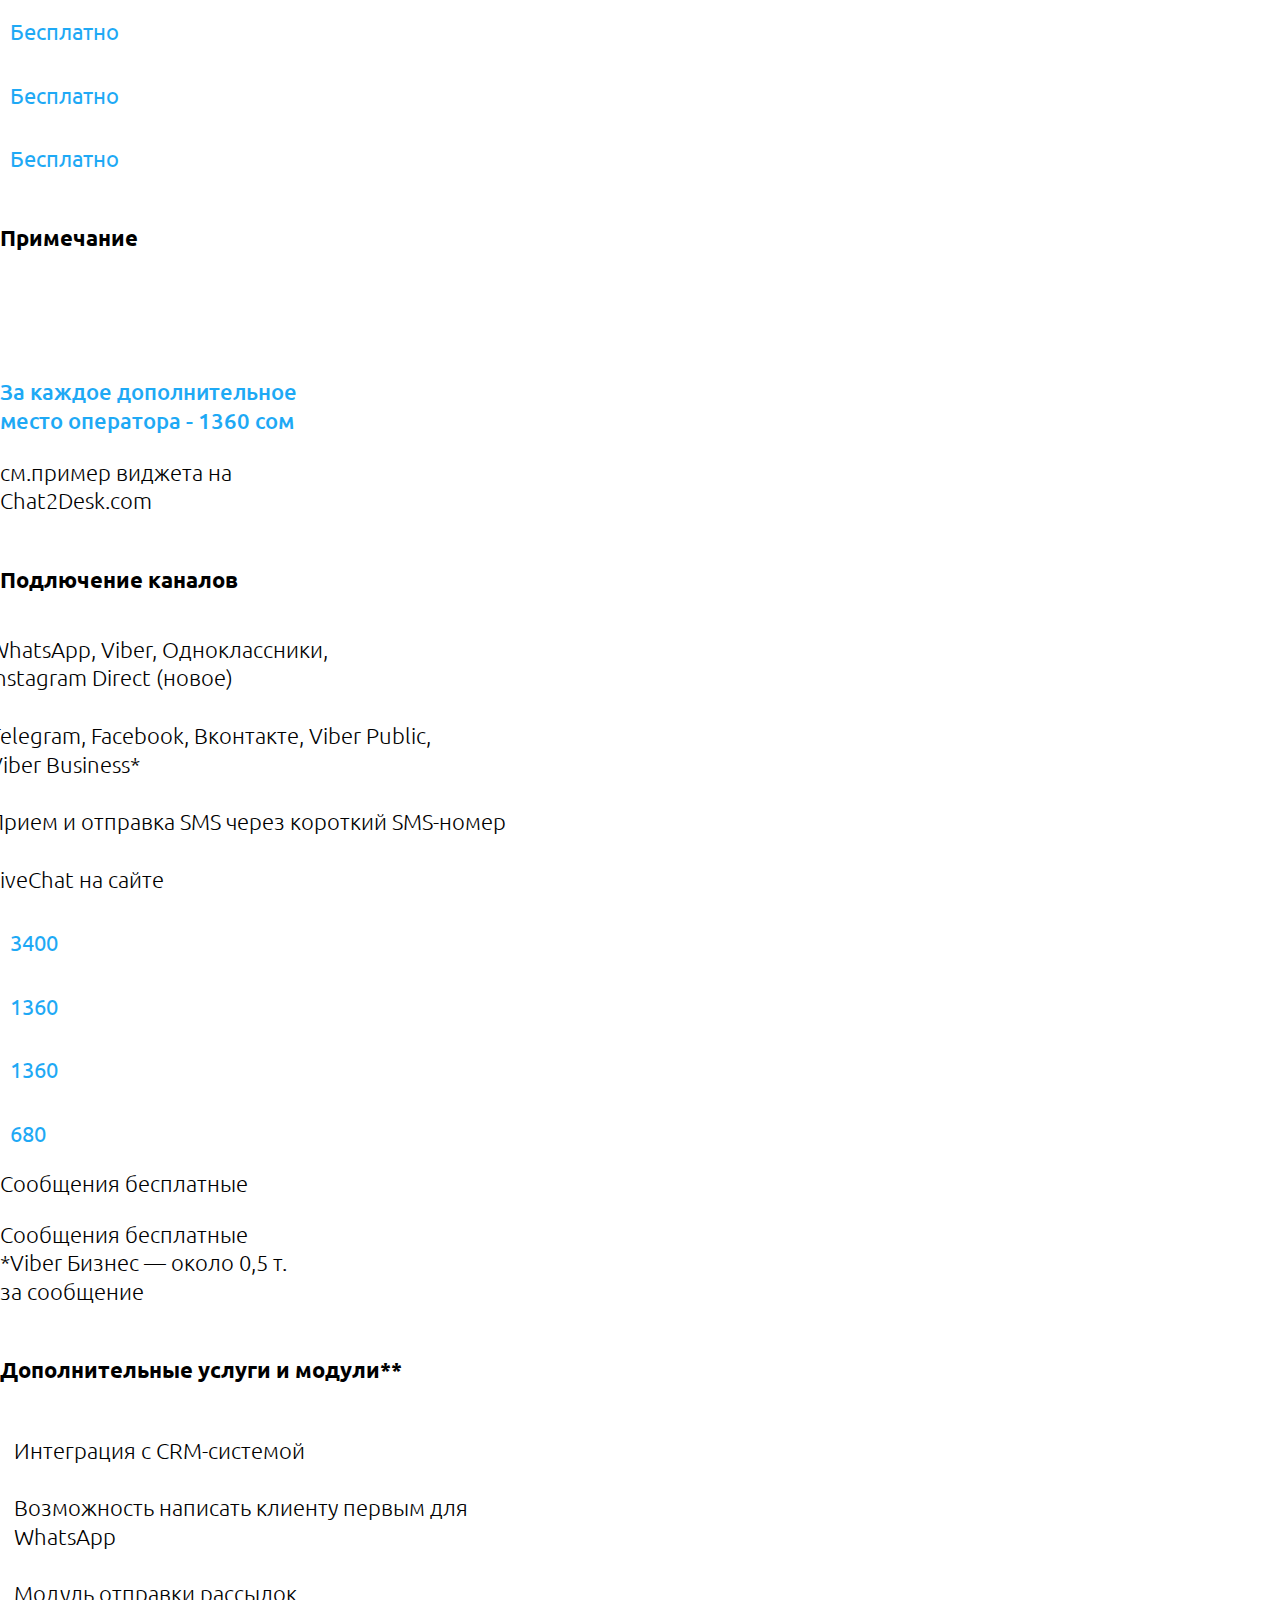
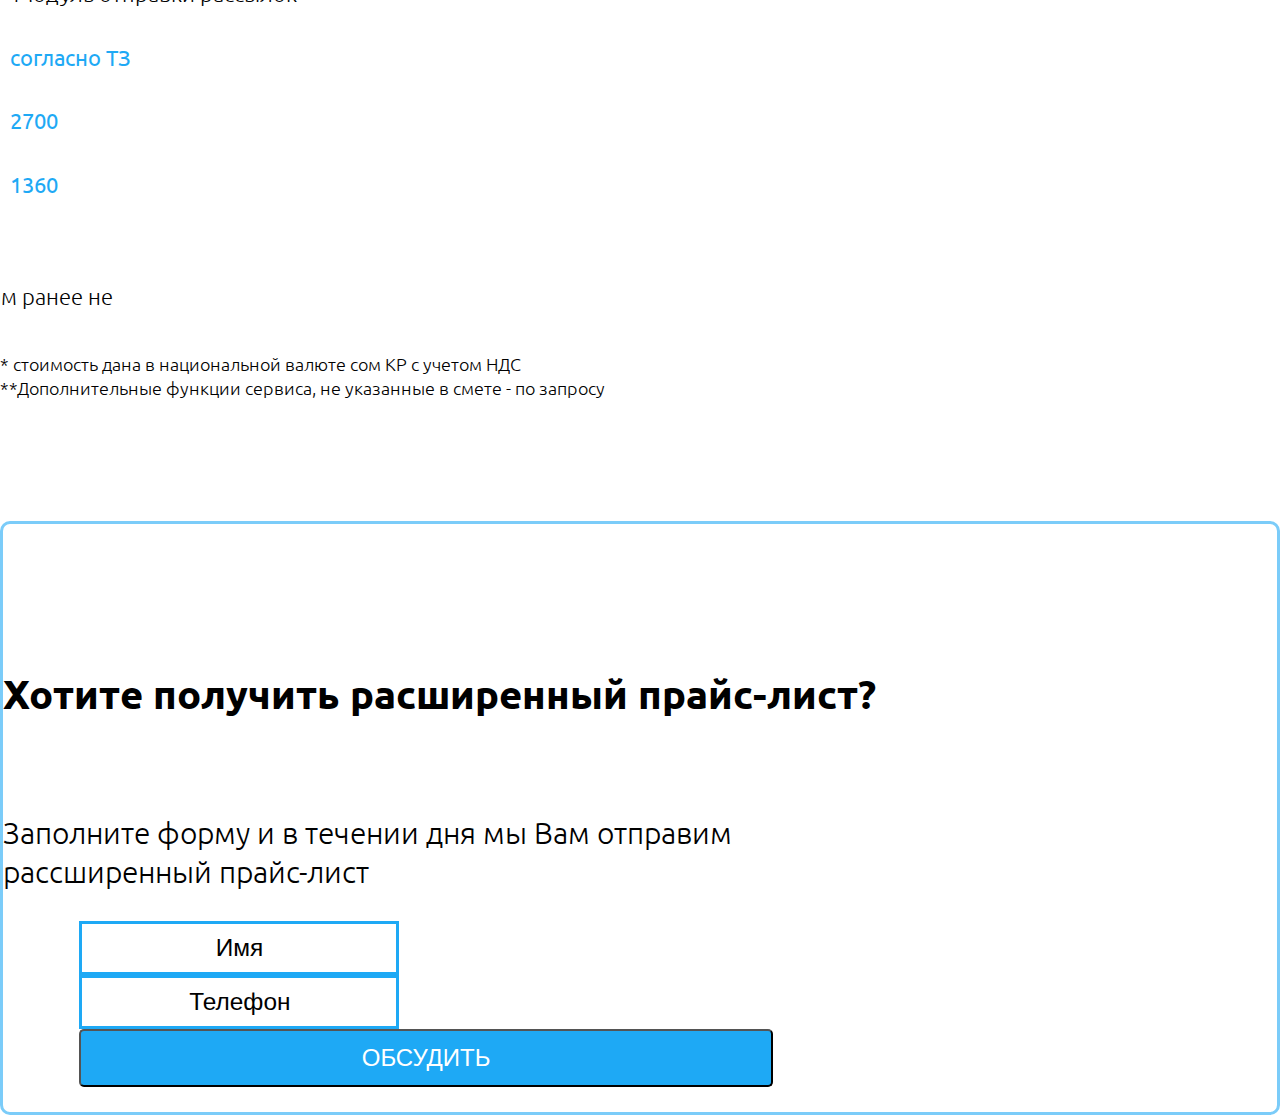
<file: call-centr.html>
<!DOCTYPE html>
<html lang="ru">
<head>
  <meta charset="UTF-8">
  <meta name="viewport" content="width=device-width, initial-scale=1, shrink-to-fit=no">

  <!-- Bootstrap CSS -->
  <link href="https://fonts.googleapis.com/css?family=Ubuntu:300,500,700" rel="stylesheet">
  <!-- Latest compiled and minified CSS -->
  <link rel="stylesheet" href="https://stackpath.bootstrapcdn.com/bootstrap/4.1.1/css/bootstrap.min.css" integrity="sha384-WskhaSGFgHYWDcbwN70/dfYBj47jz9qbsMId/iRN3ewGhXQFZCSftd1LZCfmhktB" crossorigin="anonymous">
  <link rel="stylesheet" href="resource/css/style.css">
  <link rel="stylesheet" href="resource/css/queries.css">
  <title>Текстовый колл-центр</title>
</head>
<body>
    
  <div class="call-centr hidden">
    
    <div class="container-fluid p-0 hidden">
      
      <h1 class="text-center">Что такое текстовый колл-центр?</h1>
      
      <div class="video embed-responsive"><iframe src="https://www.youtube.com/embed/PTOGEvpk-t8" frameborder="1"></iframe></div>
      
      <div class="item-block hidden">
        
        <div class="row hidden">
          
          <div class="item text-center">
            
            <div class="img"><img src="resource/img/iphone.png" alt="pic"></div>
            
            <h4>Знакомство с сервисом</h4>
            
            <p>Быстрое знакомство с
            <br>сервисом Сhat Helpdesk</p>
            
          </div><!-- item -->          
           
          <div class="item text-center">
            
            <div class="img"><img src="resource/img/menu-client.png" alt="pic"></div>
            
            <h4>Меню клиента</h4>
            
            <p>Интеративное меню,
            <br>как в IVR в колл-центрах.</p>
            
          </div><!-- item -->        
          
          <div class="item text-center mt-3">
            
            <div class="img"><img src="resource/img/chat.png" alt="pic"></div>
            
            <h4>Онлайн-чат</h4>
            
            <p>Чат с оператором на сайте.
            <br>Доступен через виджет.</p>
            
          </div><!-- item -->          
           
          <div class="item text-center">
            
            <div class="img"><img src="resource/img/widgets.png" alt="pic"></div>
            
            <h4>Виджет на сайт</h4>
            
            <p>Виджет со ссылками на
            <br>мессенджеры и онлайн-чат.</p>
            
          </div><!-- item -->
          
        </div><!-- row -->
        
      </div><!-- item-block -->
      
      <div class="items hidden">
       
       <h2 class="text-center pt-5">Сделайте мессенджеры инструментом <br>вашего бизнеса</h2>
        
        <div class="row hidden">
          
          <div class="item text-center">
            
            <div class="img"><img src="resource/img/orders.png" alt="pic"></div>
            
            <h5>Прием заказов через <br> Whats App</h5>
            <p>Актуально для салонов<br>красоты, интернет<br>магазинов, автомастерских,<br>служб такси, медицинских<br>клиник, фитнес-центров и пр.</p>
            
          </div><!-- item -->
           
          <div class="item text-center">
            
            <div class="img"><img src="resource/img/whatsApp.png" alt="pic"></div>
            
            <h5>Обслуживание клиентов<br>через Whats App</h5>
            <p>Требуется для всех<br> компаний сектора FMCG.</p>
            
          </div><!-- item -->
           
          <div class="item text-center">
            
            <div class="img mt-1"><img src="resource/img/message.png" alt="pic"></div>
            
            <h5>Рассылка уведомлений<br>в Whats App</h5>
            <p>Актуально для салонов<br>красоты, интернет<br>магазинов, автомастерских,<br>служб такси, медицинских<br>клиник, фитнес-центров и пр.</p>
            
          </div><!-- item -->
           
          <div class="item text-center">
            
            <div class="img"><img src="resource/img/info.png" alt="pic"></div>
            
            <h5>Оказание консультации<br>через Whats App</h5>
            <p>Актуально для салонов<br>красоты, интернет<br>магазинов, автомастерских,<br>служб такси, медицинских<br>клиник, фитнес-центров и пр.</p>
            
          </div><!-- item -->
          
        </div><!-- row -->
        
      </div><!-- items -->
      
      <div class="widgets">
        
        <h5 class="text-center">Виджет на ваш сайт</h5>
        
        <div class="img text-center"><img src="resource/img/social-icons.png" alt="icon"></div>
        
        <p class="text-center">Виджет с WhatsApp, Viber, Telegram, ВКонтакте, Facebook, Онлайн-чатом и SMS.<br>Посмотрите на примере нашего виджета в углу экрана.</p>
        
        <div class="chat-bots">
         
          <div class="container">
          
            <h3 class="text-center">Чат-боты и макросы</h3>
            
            <div class="row">

              <div class="video embed-responsive"><iframe src="https://www.youtube.com/embed/PTOGEvpk-t8" frameborder="1"></iframe></div>

              <div class="description">

                <h3>Боты – это программы автоматических ответов на<br>запросы пользователей.</h3>

                <p>Справочная система для покупателей, тестирование<br>потенциальных сотрудников, анкетирование, подбор<br>ближайшего объекта, информация о балансе, статусе или<br>местонахождении груза и т.п.</p>

                <h3>Макросы – это программы автоматизированной <br>обработки сообщений внутри Chat Helpdesk.</h3>

                <p>Фильтры по ключевым словам (номера банковских карт, спам,<br>мат), маршрутизация клиентов на определенные группы<br>операторов, использование операторов по уровню их<br>загрузки и др.</p>

              </div><!-- description -->
            
            </div><!-- row -->
          </div><!-- container -->
        </div><!-- chat-bots -->
        
      </div><!-- widgets -->
      
    </div><!-- container-fluid -->
    
  </div><!-- call-centr -->  
  
  
  <div class="service">

    <div class="container">

      <h2 class="text-center">Возможности сервиса</h2>
      
      <div class="row">
      
        <div class="left-block"><img src="resource/img/service-phone.png" alt="pic"></div>

        <div class="right-block">

          <div class="items-block">

            <div class="items">
              
              <div class="row">

                <div class="img"><img class="ml" src="resource/img/service-pic-1.png" alt="pic"></div>

                <p class="ml-4 mt-2">Меню самообслуживания (как IVR)</p>

              </div><!-- row -->
              
            </div><!-- items -->            
             
            <div class="items">
              
              <div class="row">

                <div class="img"><img src="resource/img/service-pic-2.png" alt="pic"></div>

                <p class="ml-4 mt-2">Пользовательские чат-боты и макросы<br>для автоматизации</p>

              </div><!-- row -->
              
            </div><!-- items -->            
             
            <div class="items">
              
              <div class="row">

                <div class="img"><img src="resource/img/service-pic-3.png" alt="pic"></div>

                <p class="ml-4 mm">API для интеграции с вашей системой<br>Мобильное приложение – запустите <br>Telegram-бота Chat_appbot</p>

              </div><!-- row -->
              
            </div><!-- items -->            
             
            <div class="items">
              
              <div class="row">

                <div class="img"><img src="resource/img/service-pic-4.png" alt="pic"></div>

                <p class="ml-4 mt-2">Автоматический персональный ответ клиенту</p>

              </div><!-- row -->
              
            </div><!-- items -->            
             
            <div class="items">
              
              <div class="row">

                <div class="img"><img src="resource/img/service-pic-5.png" alt="pic"></div>

                <p class="ml-4 mm">Аналитика по времени реакции агента и<br>времени обработки заявки</p>

              </div><!-- row -->
              
            </div><!-- items -->            
             
            <div class="items">
              
              <div class="row">

                <div class="img"><img src="resource/img/service-pic-6.png" alt="pic"></div>

                <p class="ml-4 mm">Виджет на сайт для мессенджеров (видео-демо)<br>и онлайн-чат (видео-демо)</p>

              </div><!-- row -->
              
            </div><!-- items -->            
             
            <div class="items">
              
              <div class="row">

                <div class="img"><img src="resource/img/service-pic-7.png" alt="pic"></div>

                <p class="ml-4 mt-2">Поддержка ваших аккаунтов и номеров</p>

              </div><!-- row -->
              
            </div><!-- items -->            
             
            <div class="items">
              
              <div class="row">

                <div class="img"><img src="resource/img/service-pic-8.png" alt="pic"></div>

                <p class="ml-4 mt-2">"Умные" шаблоны для быстрых ответов</p>

              </div><!-- row -->
              
            </div><!-- items -->

          </div><!-- item-block -->

        </div><!-- right-block -->
      </div><!-- row -->
    </div><!-- container -->

  </div><!-- service -->
    
<div class="price-list">
  
  <div class="container-fluid">
    
    <h6 class="text-center">Прайс-лист на сервис Chat2Desk</h6>
    
    <div class="row mt-5">
     
      <div class="left-block">
      
        <h6>Описание</h6>
        
        <ol>
          <li>
            <p>Омниканальное общение с клиентами из личного<br>кабинета оператора</p>
          </li>
          <li>
            <p>1 рабочее место оператора + 1 рабочее место<br>администратора</p>
          </li>
          <li>
            <p>Виджет для сайта с мессенджерами и чатом </p>
          </li>
          <li>
            <p>Мобильный клиент для обработки сообщений </p>
          </li>
          <li>
            <p>Настраиваемое меню самообслуживания (до 10<br>пунктов)</p>
          </li>
          <li>
            <p>Создание чат-бота (до 10 пунктов)</p>
          </li>
          <li>
            <p>Настраиваемые шаблоны ответов и<br>автоприветствий</p>
          </li>
          <li>
            <p>Тегирование клиентов и отдельных диалогов</p>
          </li>
          <li>
            <p>Базовая статистика по обработки сообщений</p>
          </li>
        </ol>
      
      </div><!-- left-block -->
      
      <div class="right-block">
      
      <h6>Стоимость сом<br>/месяц*</h6>
      
      <ol>
        <li>Бесплатно</li>
        <li class="tp">Бесплатно</li>
        <li class="top">Бесплатно</li>
        <li>Бесплатно</li>
        <li>Бесплатно</li>
        <li>Бесплатно</li>
        <li class="te">Бесплатно</li>
        <li>Бесплатно</li>
        <li>Бесплатно</li>
      </ol>
      
      </div><!-- right-block -->
      
      <div class="block-3 mt-3">
        
        <h6 class="ml-5">Примечание</h6>
        
        <p class="cl mr-5">За каждое дополнительное<br> место оператора - 1360 сом</p>
        <p class="mr-5">см.пример виджета на<br>Chat2Desk.com</p>
        
      </div><!-- block-3 -->
      
    </div><!-- row -->
    
    
    <div class="channel mt-5">
      
      <h6 class="text-center">Подлючение каналов</h6>
      
      <div class="row">
       
        <div class="block-1">

          <ol>
            <li>
              <p>WhatsApp, Viber, Одноклассники,<br>Instagram Direct (новое)</p>
            </li>
            <li>
              <p>Telegram, Facebook, Вконтакте, Viber Public,<br>Viber Business*</p>
            </li>
            <li>
              <p>Прием и отправка SMS через короткий SMS-номер</p>
            </li>
            <li>
              <p>LiveChat на сайте</p>
            </li>
          </ol>
          
        </div><!-- block-1 -->
        
        <div class="right-block">

          <ol>
            <li>3400</li>
            <li>1360</li>
            <li>1360</li>
            <li>680</li>
          </ol>

        </div><!-- block-2 -->

        <div class="block-3 mt-5 mr-5">

          <p>Сообщения бесплатные</p>
          <p>Сообщения бесплатные<br>*Viber Бизнес — около 0,5 т.<br>за сообщение</p>

        </div><!-- block-3 -->        
        
      </div><!-- row -->
      
    </div><!-- channel -->
    
    <div class="module">
      
      <h6 class="text-center mt-5 mb-5">Дополнительные услуги и модули**</h6>
      
      <div class="row">
        
        <div class="block-1">
          
          <ol>
            <li>
              <p>Интеграция с CRM-системой</p>
            </li>
            <li>
              <p>Возможность написать клиенту первым для<br>WhatsApp</p>
            </li>
            <li>
              <p>Модуль отправки рассылок</p>
            </li>
          </ol>
            
        </div><!-- block-1 -->
        
        <div class="right-block">
          
          <ol>
            <li>согласно ТЗ</li>
            <li>2700</li>
            <li>1360</li>
          </ol>
          
        </div><!-- right-block -->
        
        <div class="block-3">
          
          <p>Если клиент вам ранее не<br>писал</p>
          
        </div><!-- block-3 -->
        
      </div><!-- row -->
      
    </div><!-- module -->
    
    <p class="mt-5 desc">* стоимость дана в национальной валюте сом КР с учетом НДС</p>
    <p class="desc">**Дополнительные функции сервиса, не указанные в смете - по запросу</p>
    
    <div class="frm">
     
      <div class="form">

        <h6 class="text-center">Хотите получить расширенный прайс-лист?</h6>
        
        <p class="text-center">Заполните форму и в течении дня мы Вам отправим<br>рассширенный прайс-лист</p>
        
        <form>
         <div class="row">
          
           <div class="col">
           
            <div class="form-group">

              <input type="text" class="form-control" required placeholder="Имя">

            </div><!--form-group-->
            </div><!--col-->
            
            <div class="col">
             
              <div class="form-group">

                <input type="text" class="form-control pass" required placeholder="Телефон">

              </div><!--form-group-->
              
             </div><!--col-->
             
           <div class="col"> 
                     
            <button type="submit" class="btn">Обсудить</button>
            
           </div>
        </div><!--row-->
        </form>
      </div><!--form-->      
    </div><!-- frm -->
    
  </div><!-- container-fluid -->
  
  
</div><!-- price-list -->    
    
    
      
        
          
            
  
             
             
             
             
             
             
             
             
             
             
             
             
             
              
<script src="https://code.jquery.com/jquery-3.3.1.slim.min.js" integrity="sha384-q8i/X+965DzO0rT7abK41JStQIAqVgRVzpbzo5smXKp4YfRvH+8abtTE1Pi6jizo" crossorigin="anonymous"></script>
<script src="https://cdnjs.cloudflare.com/ajax/libs/popper.js/1.14.3/umd/popper.min.js" integrity="sha384-ZMP7rVo3mIykV+2+9J3UJ46jBk0WLaUAdn689aCwoqbBJiSnjAK/l8WvCWPIPm49" crossorigin="anonymous"></script>
<script src="https://stackpath.bootstrapcdn.com/bootstrap/4.1.1/js/bootstrap.min.js" integrity="sha384-smHYKdLADwkXOn1EmN1qk/HfnUcbVRZyYmZ4qpPea6sjB/pTJ0euyQp0Mk8ck+5T" crossorigin="anonymous"></script>                 
</body>
</html>
</file>
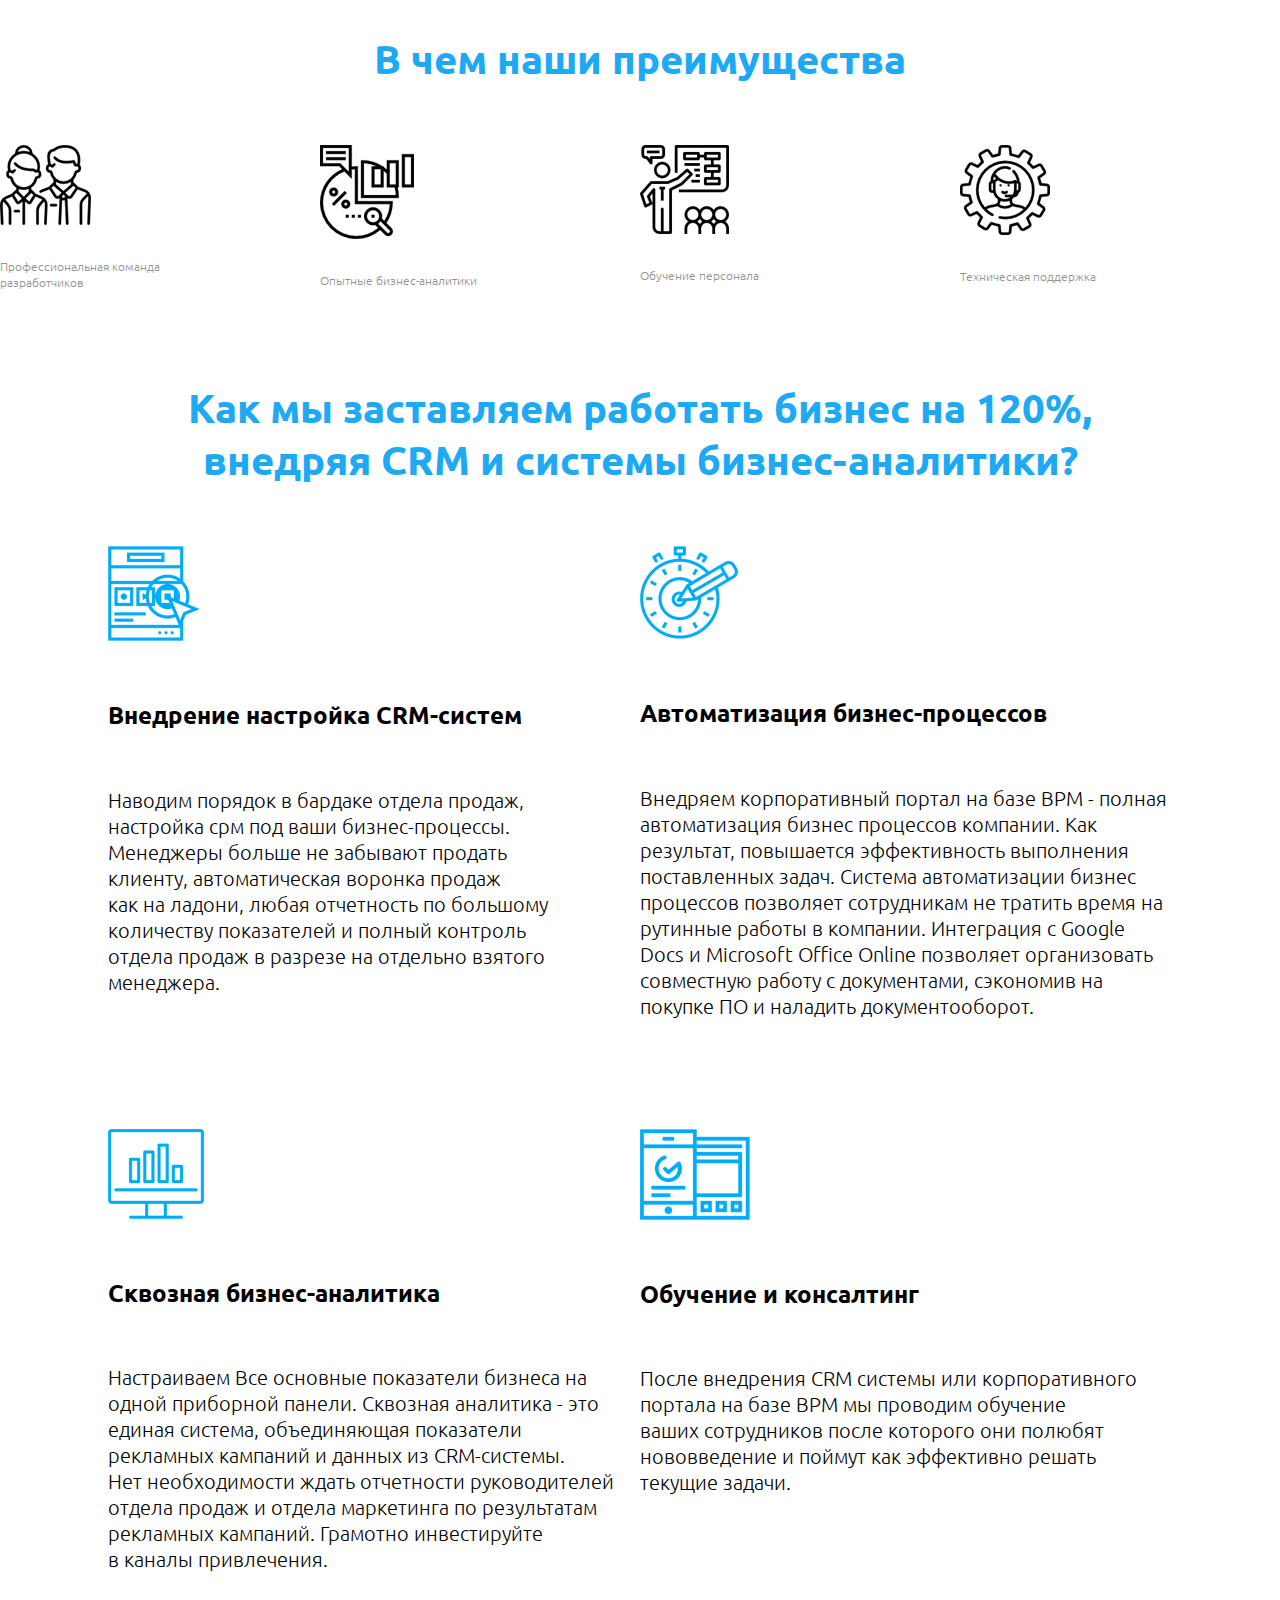
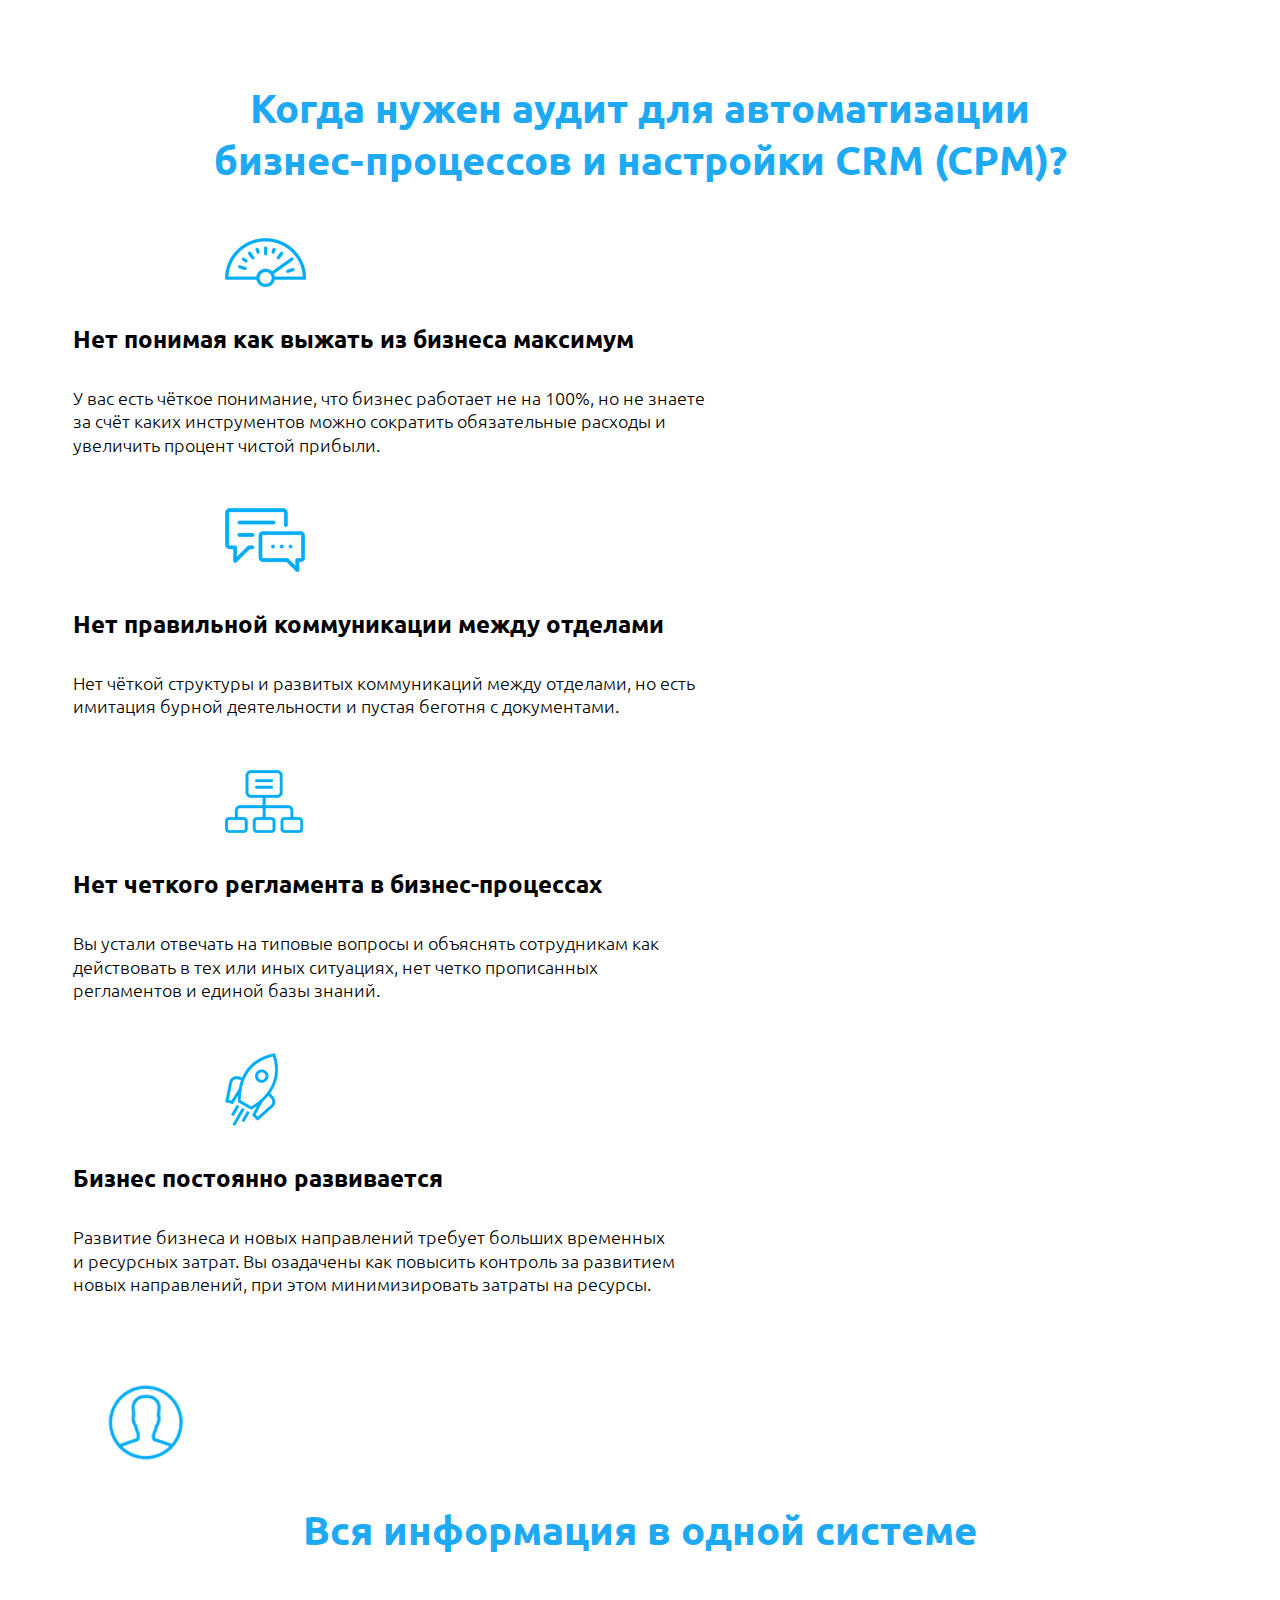
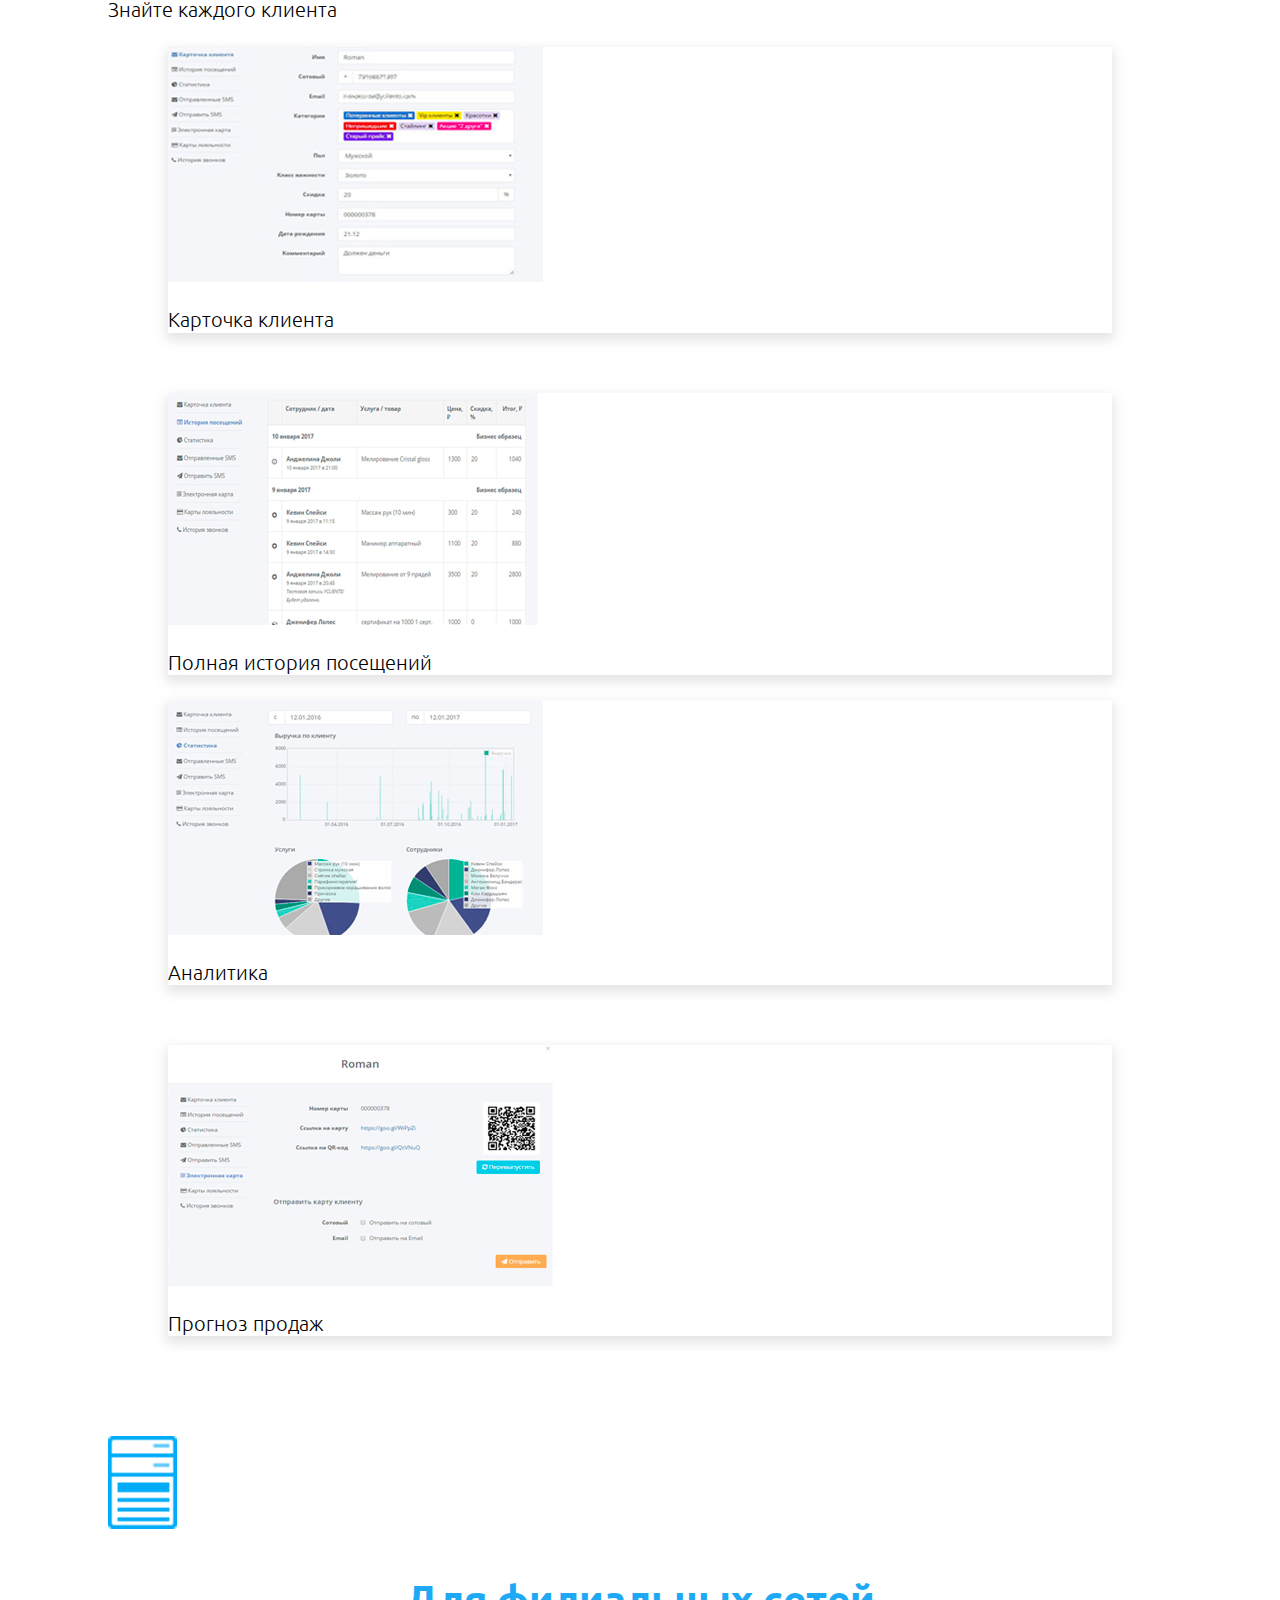
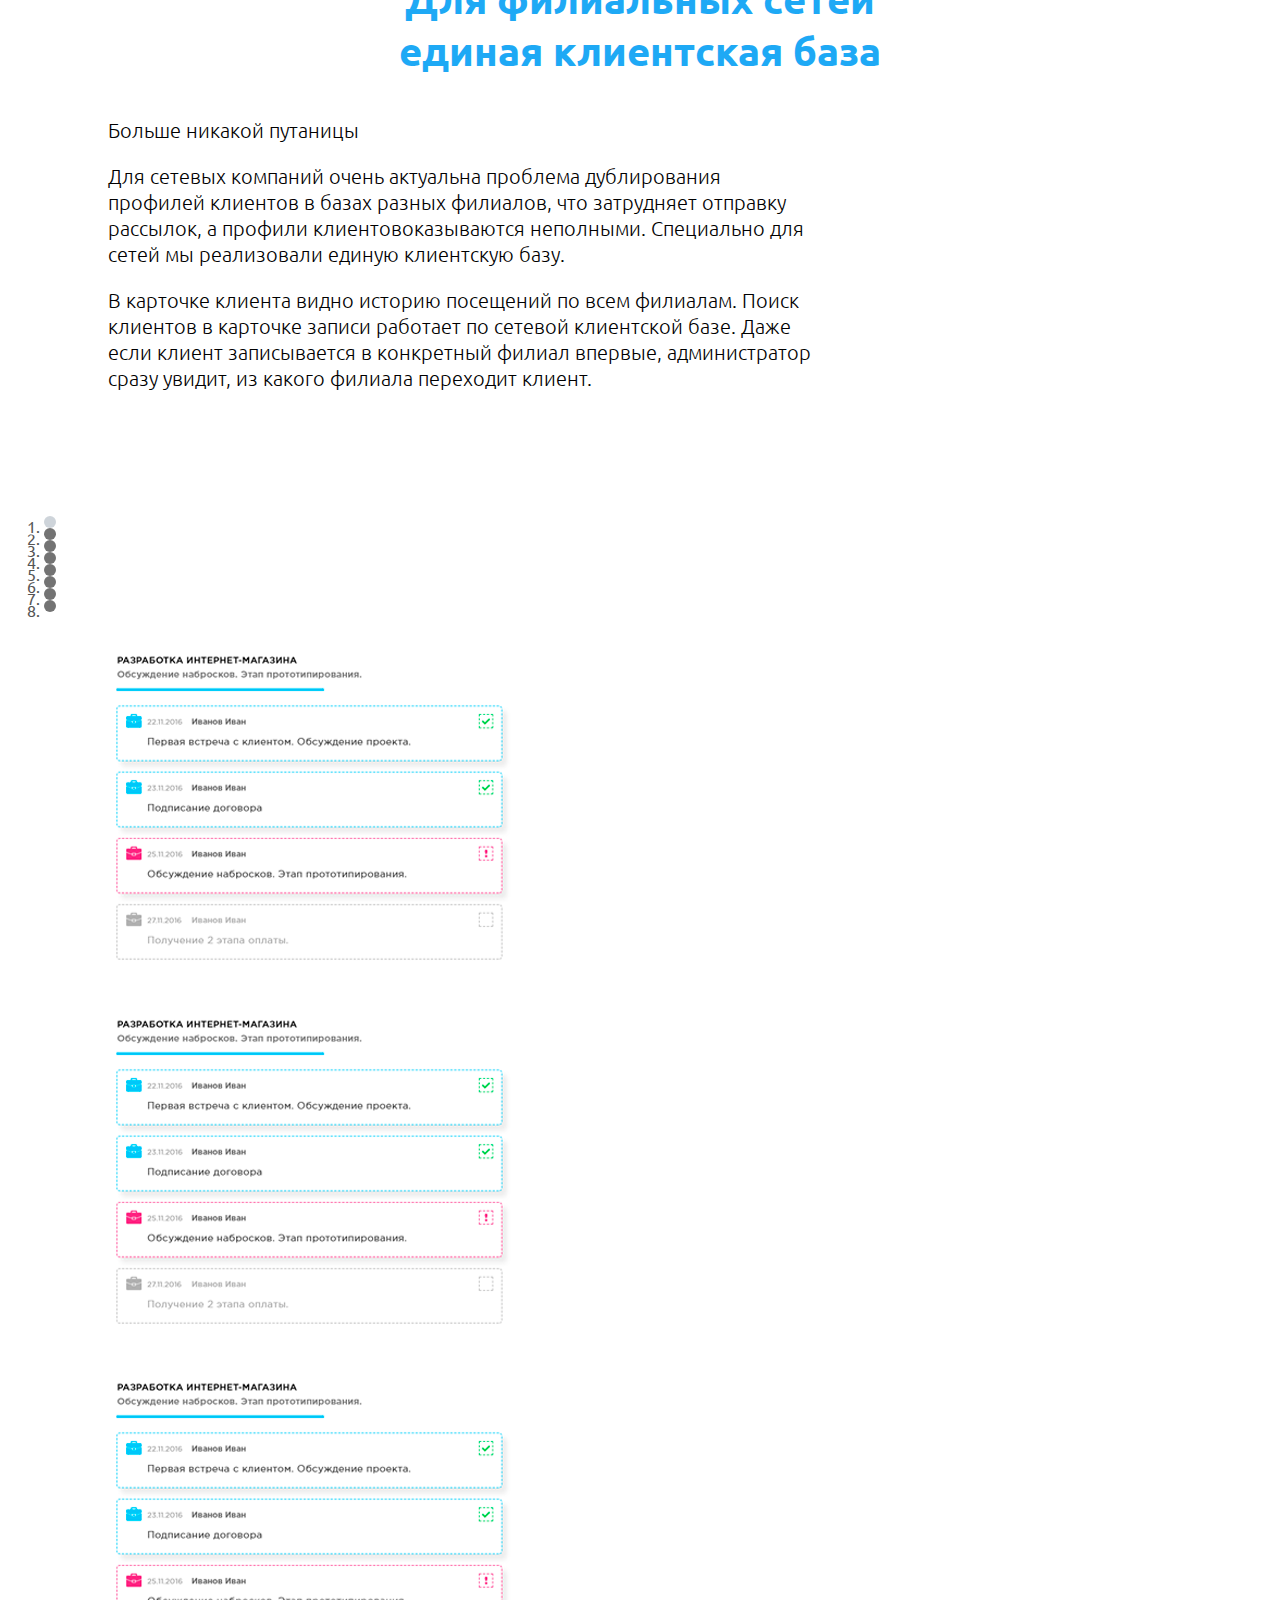
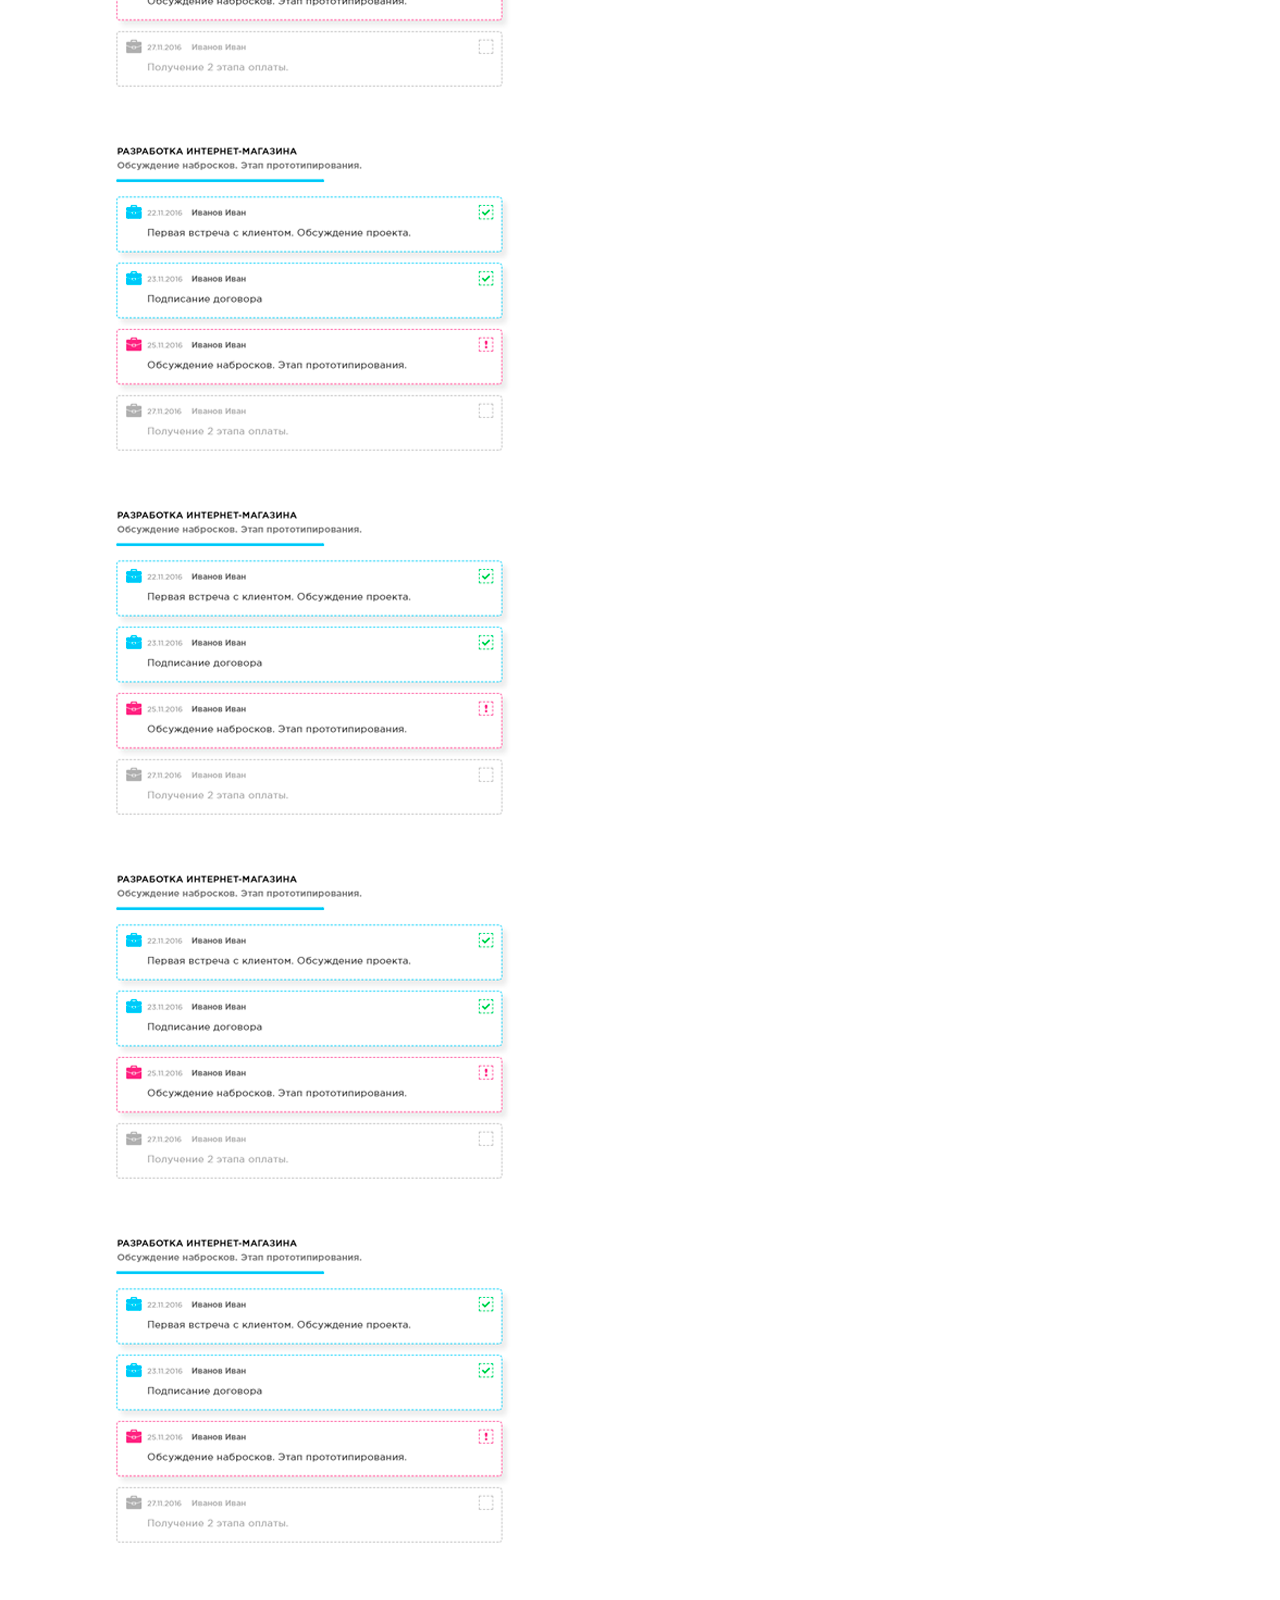
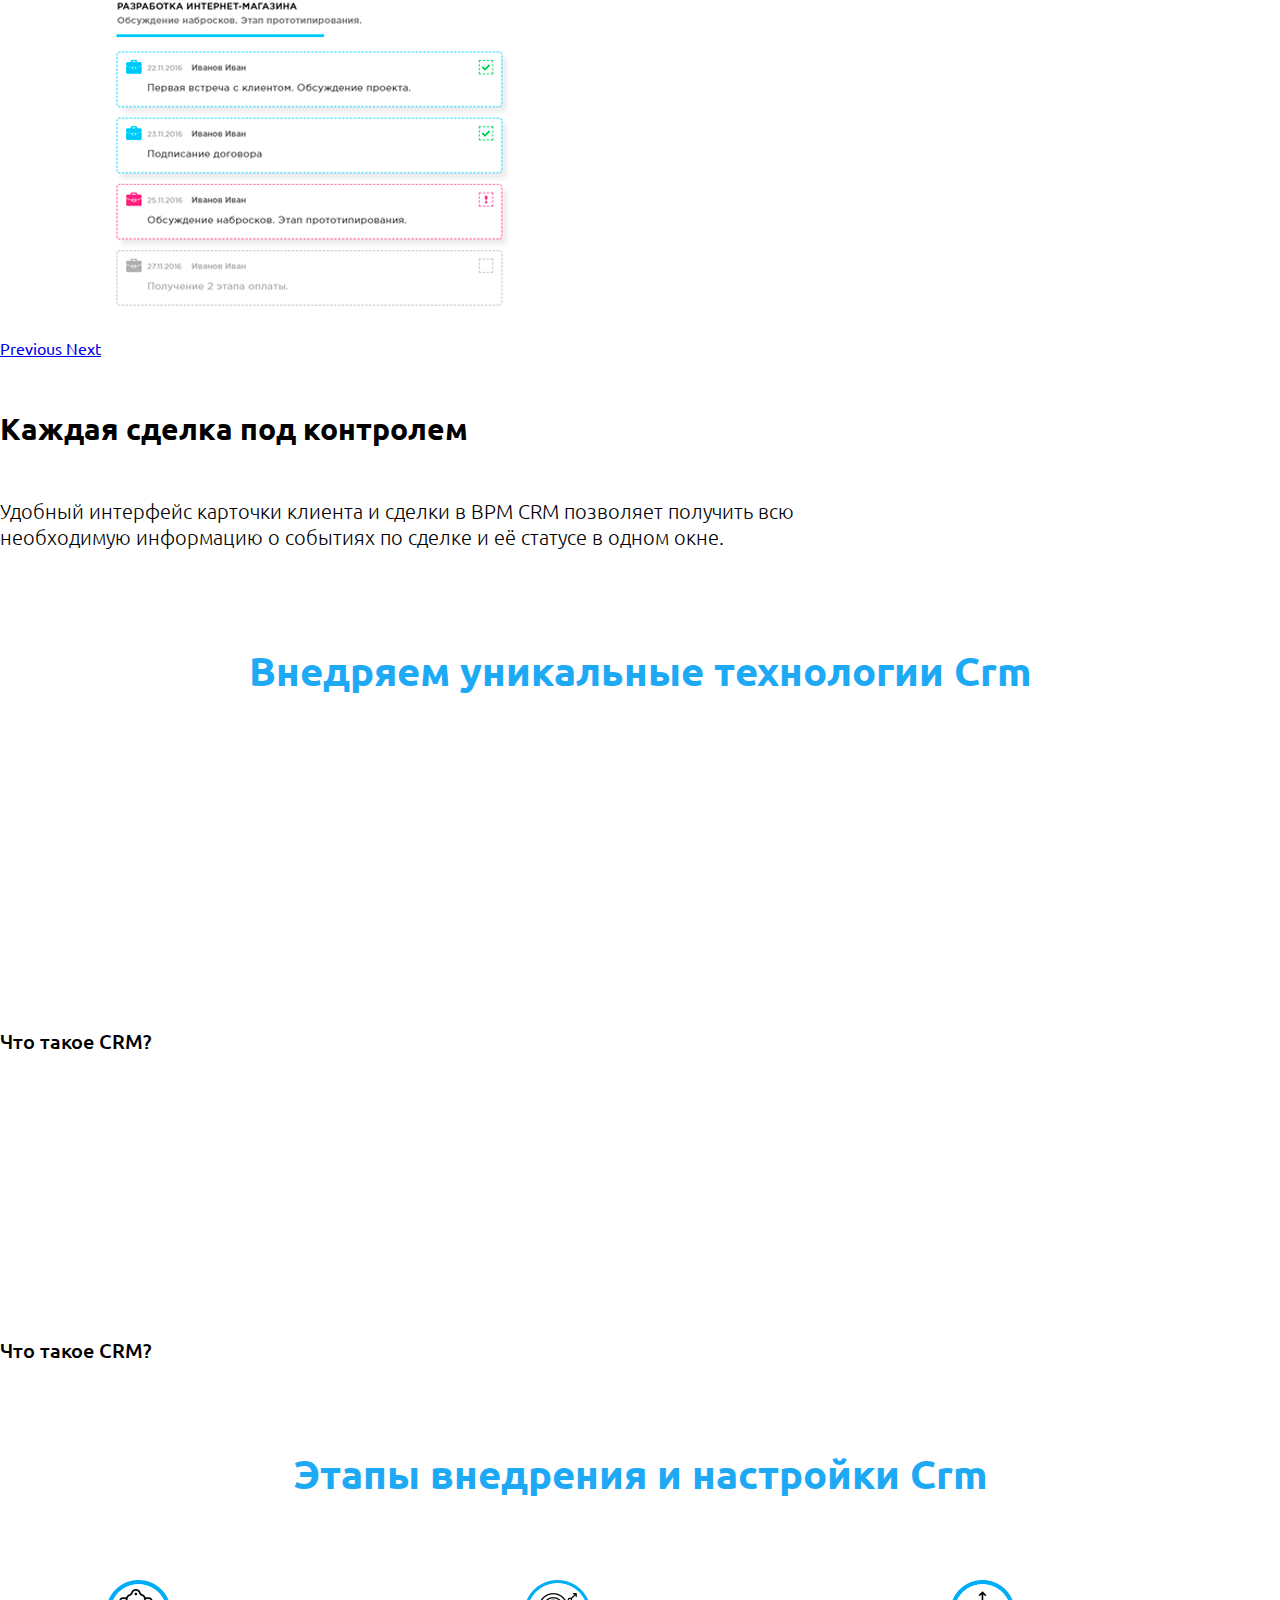
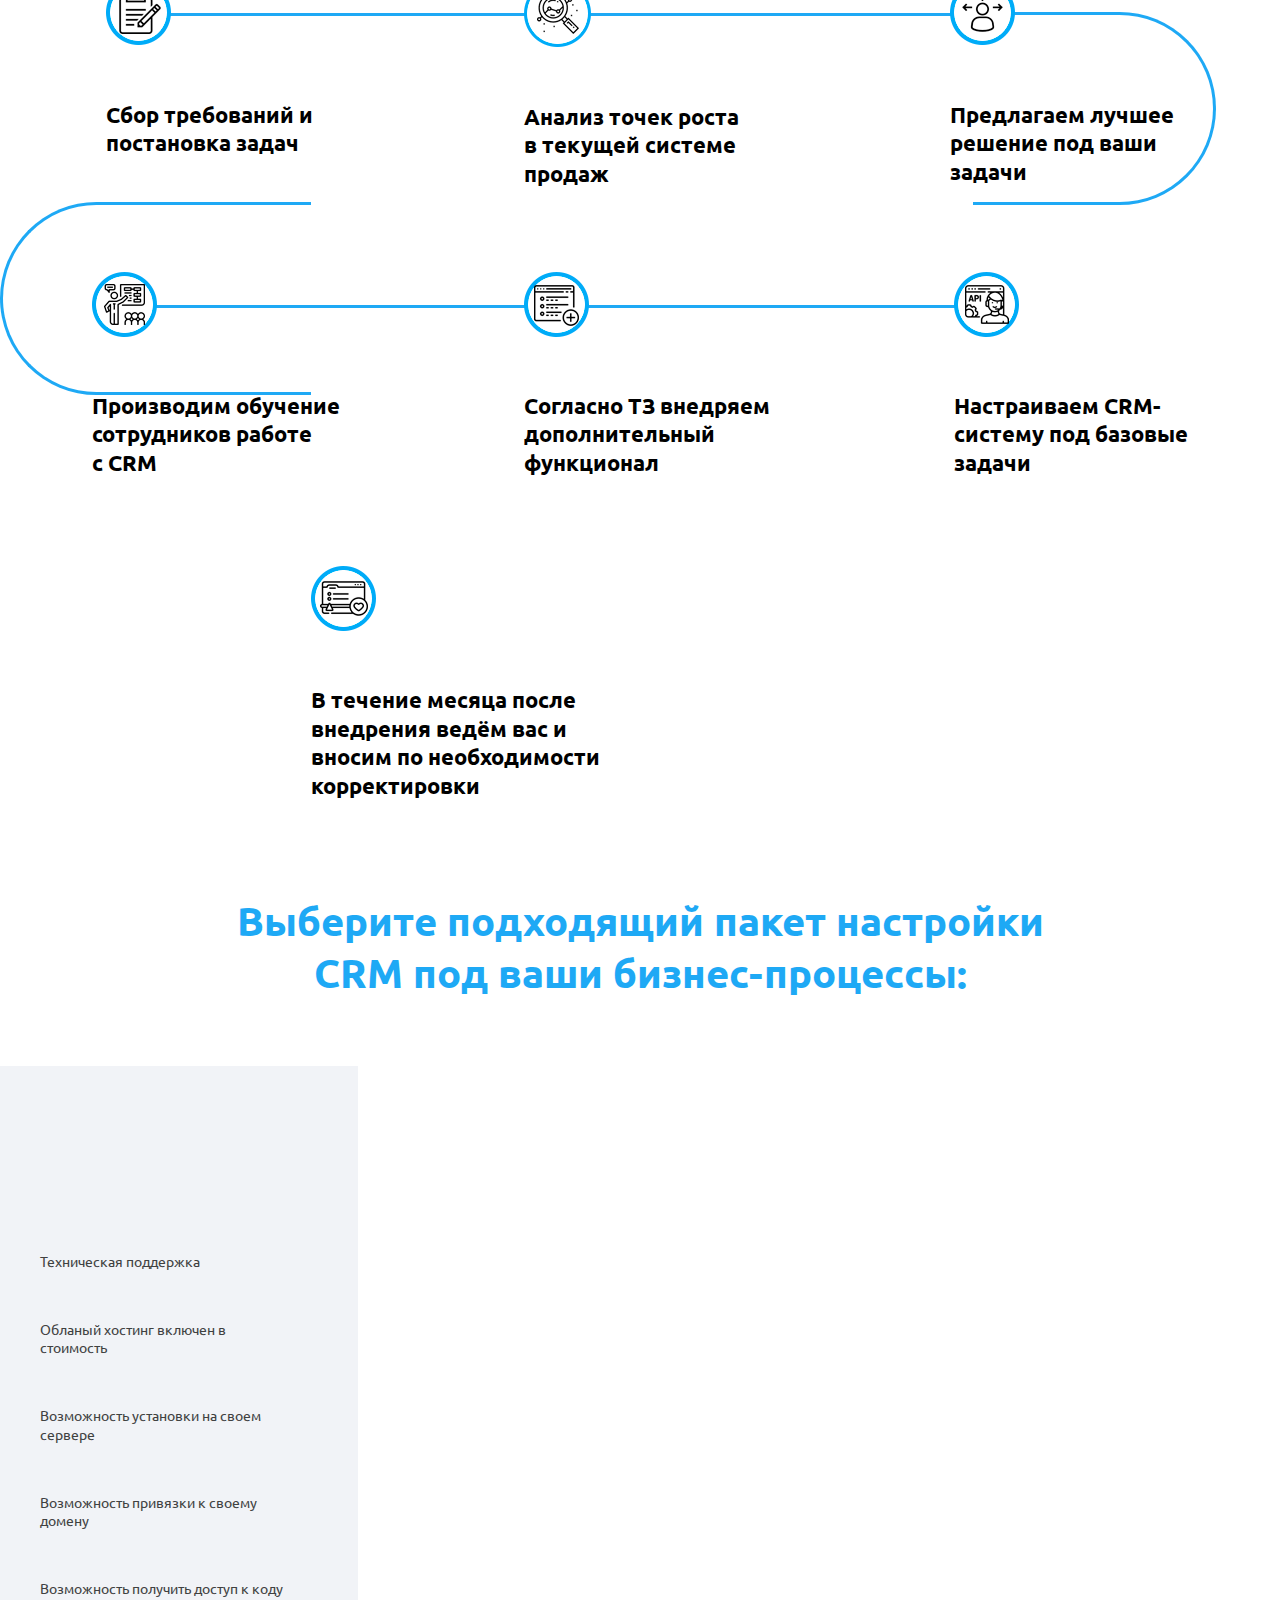
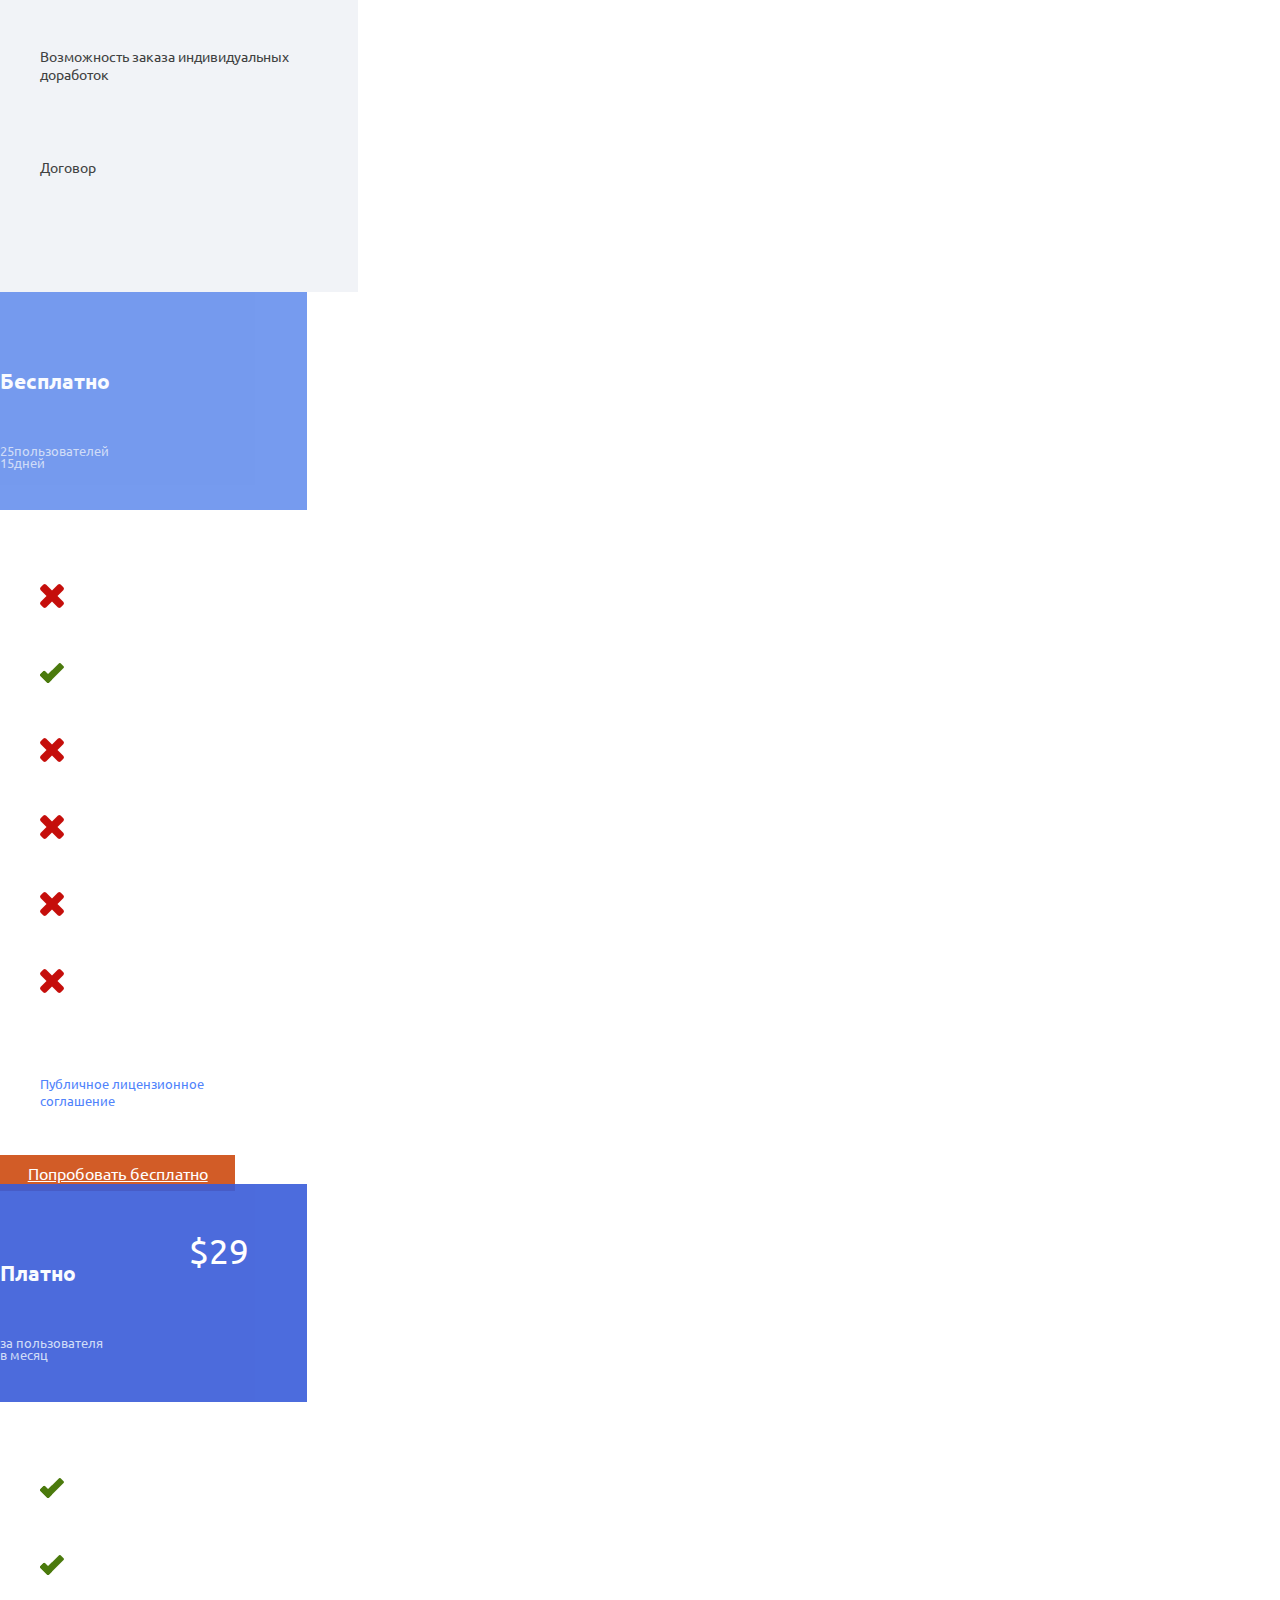
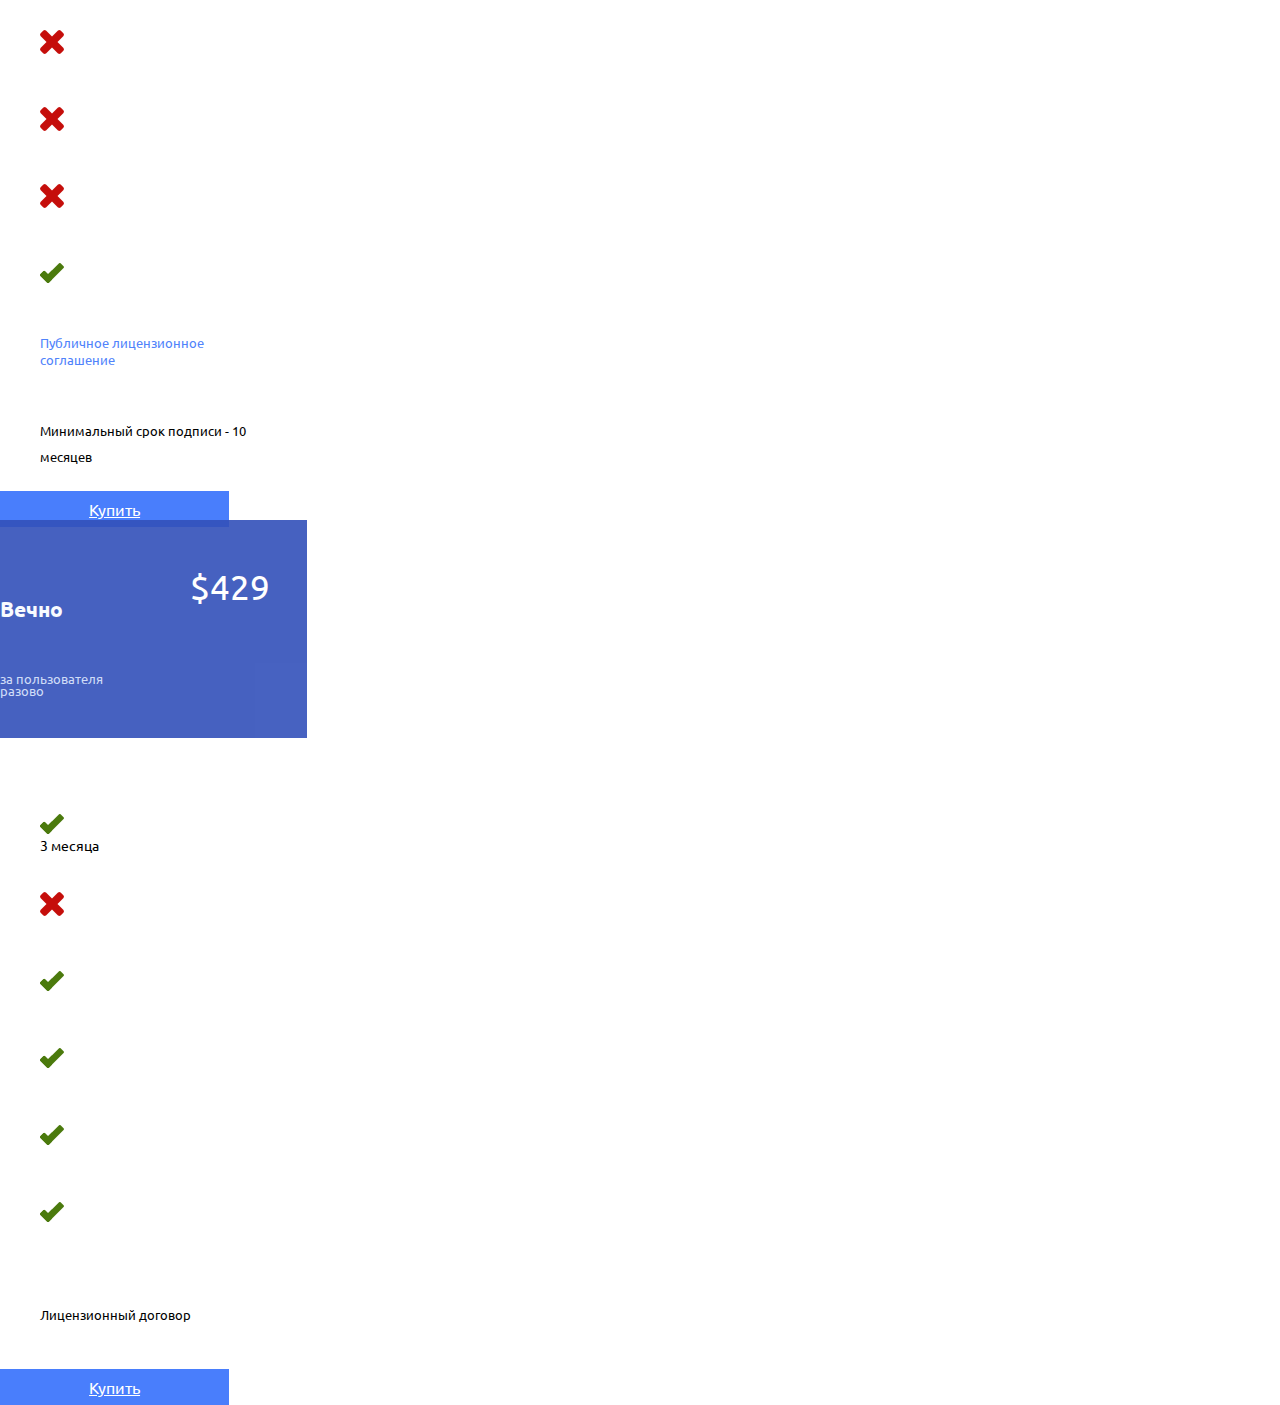
<file: crm-new.html>
<!DOCTYPE html>
<html lang="ru">
<head>
  <meta charset="UTF-8">
  <meta name="viewport" content="width=device-width, initial-scale=1, shrink-to-fit=no">

  <!-- Bootstrap CSS -->
  <link href="https://fonts.googleapis.com/css?family=Ubuntu:300,500,700" rel="stylesheet">
  <!-- Latest compiled and minified CSS -->
  <link rel="stylesheet" href="https://stackpath.bootstrapcdn.com/bootstrap/4.1.1/css/bootstrap.min.css" integrity="sha384-WskhaSGFgHYWDcbwN70/dfYBj47jz9qbsMId/iRN3ewGhXQFZCSftd1LZCfmhktB" crossorigin="anonymous">
  <link rel="stylesheet" href="resource/css/style.css">
  <link rel="stylesheet" href="resource/css/queries.css">
  <title>crm-new</title>
</head>
<body>
 
  <div class="crm-new mt-5">
  
    <div class="container-fluid">
    
      <h2 class="bl">В чем наши преимущества</h2>

      <div class="block-0">
     
        <div class="item-block">

          <div class="items text-center">

            <img src="resource/img/crm-new-pic-1.png" alt="pic">
            <p>Профессиональная команда <br>разработчиков</p>

          </div><!-- items -->        

          <div class="items text-center">

            <img src="resource/img/crm-new-pic-2.png" alt="pic">
            <p>Опытные бизнес-аналитики</p>

          </div><!-- items -->        

          <div class="items text-center">

            <img src="resource/img/crm-new-pic-3.png" alt="pic">
            <p>Обучение персонала</p>

          </div><!-- items -->        

          <div class="items text-center">

            <img src="resource/img/crm-new-pic-4.png" alt="pic">
            <p>Техническая поддержка</p>

          </div><!-- items -->

        </div><!-- item-block -->

      </div><!-- block-0 -->
      
      <div class="block-1">
       
        <h2 class="bl">Как мы заставляем работать бизнес на 120%,<br>внедряя CRM и системы бизнес-аналитики?</h2>
        
        <div class="container">
        
          <div class="item-block">

            <div class="items">

              <img src="resource/img/crm-new-pic1.png" alt="pic">

              <h6>Внедрение настройка CRM-систем</h6>

              <p>Наводим порядок в бардаке отдела продаж, <br>настройка срм под ваши бизнес-процессы. <br>Менеджеры больше не забывают продать <br>клиенту, автоматическая воронка продаж <br>как на ладони, любая отчетность по большому <br>количеству показателей и полный контроль <br>отдела продаж в разрезе на отдельно взятого <br>менеджера.</p>

            </div><!-- items -->          

            <div class="items">

              <img src="resource/img/crm-new-pic2.png" alt="pic">

              <h6>Автоматизация бизнес-процессов</h6>

              <p>Внедряем корпоративный портал на базе BPM - полная автоматизация бизнес процессов компании. Как результат, повышается эффективность выполнения поставленных задач. Система автоматизации бизнес процессов позволяет сотрудникам не тратить время на рутинные работы в компании. Интеграция с Google Docs и Microsoft Office Online позволяет организовать совместную работу с документами, сэкономив на покупке ПО и наладить документооборот.</p>

            </div><!-- items -->          

            <div class="items tp">

              <img src="resource/img/crm-new-pic3.png" alt="pic">

              <h6>Сквозная бизнес-аналитика</h6>

              <p>Настраиваем Все основные показатели бизнеса на<br>одной приборной панели. Сквозная аналитика - это <br>единая система, объединяющая показатели <br>рекламных кампаний и данных из CRM-системы. <br>Нет необходимости ждать отчетности руководителей <br>отдела продаж и отдела маркетинга по результатам <br>рекламных кампаний. Грамотно инвестируйте<br>в каналы привлечения.</p>

            </div><!-- items -->          

            <div class="items tp">

              <img src="resource/img/crm-new-pic4.png" alt="pic">

              <h6>Обучение и консалтинг</h6>

              <p>После внедрения CRM системы или корпоративного<br>портала на базе BPM мы проводим обучение<br>ваших сотрудников после которого они полюбят<br>нововведение и поймут как эффективно решать<br>текущие задачи.</p>

            </div><!-- items -->

          </div><!-- item-block -->
        
        </div><!-- container -->
        
      </div><!-- block-1 -->
      
      <div class="block-2">
        
        <h3 class="bl">Когда нужен аудит для автоматизации<br> бизнес-процессов и настройки CRM (CPM)?</h3>
        
        <div class="container">
          
          <div class="team-block">
          
            <div class="row">

              <div class="img-block col-2"><img src="resource/img/crm-pic1.png" alt="pic"></div>

              <div class="text-block">

                <h4>Нет понимая как выжать из бизнеса максимум</h4>
                <p>У вас есть чёткое понимание, что бизнес работает не на 100%, но не знаете <br>за счёт каких инструментов можно сократить обязательные расходы и <br>увеличить процент чистой прибыли.</p>

              </div><!-- text-block -->    

            </div><!-- row -->            
              
            <div class="row">

              <div class="img-block col-2"><img src="resource/img/crm-pic2.png" alt="pic"></div>

              <div class="text-block">

                <h4>Нет правильной коммуникации между отделами</h4>
                <p>Нет чёткой структуры и развитых коммуникаций между отделами, но есть<br>имитация бурной деятельности и пустая беготня с документами.</p>

              </div><!-- text-block -->    

            </div><!-- row -->            
              
            <div class="row">

              <div class="img-block col-2"><img src="resource/img/crm-pic3.png" alt="pic"></div>

              <div class="text-block">

                <h4>Нет четкого регламента в бизнес-процессах</h4>
                <p>Вы устали отвечать на типовые вопросы и объяснять сотрудникам как <br>действовать в тех или иных ситуациях, нет четко прописанных <br>регламентов и единой базы знаний.</p>

              </div><!-- text-block -->    

            </div><!-- row -->            
              
            <div class="row">

              <div class="img-block col-2"><img src="resource/img/crm-pic4.png" alt="pic"></div>

              <div class="text-block">

                <h4>Бизнес постоянно развивается</h4>
                <p>Развитие бизнеса и новых направлений требует больших временных <br>и ресурсных затрат. Вы озадачены как повысить контроль за развитием <br>новых направлений, при этом минимизировать затраты на ресурсы.</p>

              </div><!-- text-block -->    

            </div><!-- row -->
            
          </div><!-- team-block -->
          
        </div><!-- container -->
        
      </div><!-- block-2 -->
      
      <div class="card-block">
        
        <div class="container">
          
          <div class="img text-center"><img src="resource/img/crm-info-head.png" alt="pic"></div>
          
          <h3 class="text-center text-uppercase mt-4 bl">Вся информация в одной системе</h3>
          <p class="text-center text-uppercase mt-4">Знайте каждого клиента</p>
          
          <div class="card-deck">
           
            <div class="card">

              <img src="resource/img/crm-info-card-1.png" alt="pic" class="card-img-top">
              
              <div class="card-body m-3">
               
                <p class="card-text text-center">Карточка клиента</p>
                
              </div><!-- card-body -->
              
            </div><!-- card -->           
              
            <div class="card">

              <img src="resource/img/crm-info-card-2.png" alt="pic" class="card-img-top">
              
              <div class="card-body m-3">
               
                <p class="card-text text-center">Полная история посещений</p>
                
              </div><!-- card-body -->
              
            </div><!-- card -->
            
          </div><!-- card-deck -->          
          
          <div class="card-deck">
           
            <div class="card">

              <img src="resource/img/crm-info-card-3.png" alt="pic" class="card-img-top">
              
              <div class="card-body m-3">
               
                <p class="card-text text-center">Аналитика</p>
                
              </div><!-- card-body -->
              
            </div><!-- card -->           
              
            <div class="card">

              <img src="resource/img/crm-info-card-4.png" alt="pic" class="card-img-top">
              
              <div class="card-body m-3">
               
                <p class="card-text text-center">Прогноз продаж</p>
                
              </div><!-- card-body -->
              
            </div><!-- card -->
            
          </div><!-- card-deck -->
          
        </div><!-- container -->
        
      </div><!-- card-block -->
      
      <div class="filial">
        <div class="container">
          <div class="img text-center"><img src="resource/img/filial.png" alt="pic"></div>

          <h3  class="bl text-uppercase mt-5 mb-5">Для филиальных сетей<br>единая клиентская база</h3>

          <p class="text-center text-uppercase mb-5">Больше никакой путаницы</p>

          <p class="text-center">Для сетевых компаний очень актуальна проблема дублирования <br>профилей клиентов в базах разных филиалов, что затрудняет отправку <br>рассылок, а профили клиентовоказываются неполными. Специально для <br>сетей мы реализовали единую клиентскую базу.</p>

          <p class="text-center mt-4">В карточке клиента видно историю посещений по всем филиалам. Поиск <br>клиентов в карточке записи работает по сетевой клиентской базе.  Даже <br>если клиент записывается в конкретный филиал впервые, администратор <br>сразу увидит, из какого филиала переходит клиент.</p>
        </div><!-- container -->
        
        <div id="carouselExampleControls" class="carousel slide text-center" data-ride="slide">
          
          <ol class="carousel-indicators mt-5">
            <li data-target="#carouselExampleControls" data-slide-to="0" class="active"></li>
            <li data-target="#carouselExampleControls" data-slide-to="1"></li>
            <li data-target="#carouselExampleControls" data-slide-to="2"></li>
            <li data-target="#carouselExampleControls" data-slide-to="3"></li>
            <li data-target="#carouselExampleControls" data-slide-to="4"></li>
            <li data-target="#carouselExampleControls" data-slide-to="5"></li>
            <li data-target="#carouselExampleControls" data-slide-to="6"></li>
            <li data-target="#carouselExampleControls" data-slide-to="7"></li>
          </ol>

          <div class="carousel-inner">

            <div class="carousel-item active">

              <div class="img d-block w-100"><img src="resource/img/filial-slider.png" alt="png"></div>

            </div><!-- item -->

            <div class="carousel-item">

              <div class="img d-block w-100"><img src="resource/img/filial-slider.png" alt="png"></div>

            </div><!-- item -->

            <div class="carousel-item">
            
              <div class="img d-block w-100"><img src="resource/img/filial-slider.png" alt="png"></div>

            </div><!-- item -->            
            
            <div class="carousel-item">
            
              <div class="img d-block w-100"><img src="resource/img/filial-slider.png" alt="png"></div>

            </div><!-- item -->            
            
            <div class="carousel-item">
            
              <div class="img d-block w-100"><img src="resource/img/filial-slider.png" alt="png"></div>

            </div><!-- item -->            
            
            <div class="carousel-item">
            
              <div class="img d-block w-100"><img src="resource/img/filial-slider.png" alt="png"></div>

            </div><!-- item -->            
            
            <div class="carousel-item">
            
              <div class="img d-block w-100"><img src="resource/img/filial-slider.png" alt="png"></div>

            </div><!-- item -->            
            
            <div class="carousel-item">
            
              <div class="img d-block w-100"><img src="resource/img/filial-slider.png" alt="png"></div>

            </div><!-- item -->

          </div><!-- inner -->

          <a class="carousel-control-prev" href="#carouselExampleControls" role="button" data-slide="prev">
            <span class="carousel-control-prev-icon" aria-hidden="true"></span>
            <span class="sr-only">Previous</span>
          </a>

          <a class="carousel-control-next" href="#carouselExampleControls" role="button" data-slide="next">
            <span class="carousel-control-next-icon" aria-hidden="true"></span>
            <span class="sr-only">Next</span>
          </a>

        </div><!-- carousel -->
        
      </div><!-- filial -->
      
      <div class="crm mt-5">
        
        <h5 class="tx text-center">Каждая сделка под контролем</h5>
        <p class="text-center">Удобный интерфейс карточки клиента и сделки в BPM CRM позволяет получить всю
 <br>необходимую информацию о событиях по сделке и её статусе в одном окне.</p>
     
       <h5 class="bl text-uppercase">Внедряем уникальные технологии Crm</h5>
     
       <div class="row">
         
           
           <div class="block-video">
           
            <iframe src="https://www.youtube.com/embed/PTOGEvpk-t8"></iframe>
            <p class="text-center mt-3">Что такое CRM?</p>
           
           </div>           
           
           <div class="block-video">
           
             <iframe src="https://www.youtube.com/embed/PTOGEvpk-t8"></iframe>
             <p class="text-center mt-3">Что такое CRM?</p>
           </div>
           
       </div><!-- row -->
       
      </div><!-- crm -->
      
      <div class="settings">
        
        <h5 class="bl text-uppercase">Этапы внедрения и настройки Crm</h5>
        
        <div class="items-block-team">
          
          <div class="block-line"></div>                
          <div class="m2"></div>    
          <div class="block-line-radius"></div>    
          
          <div class="items">
            
            <div class="img"><img src="resource/img/crm-settings-pic-1.png" alt="pic"></div>
            
            <h6>Сбор требований и<br> постановка задач</h6>
            
          </div><!-- items -->             
           
           <div class="items">
            
            <div class="img"><img src="resource/img/crm-settings-pic-2.png" alt="pic"></div>
            
            <h6>Анализ точек роста<br> в текущей системе<br> продаж</h6>
            
          </div><!-- items -->          
           
           <div class="items">
            
            <div class="img"><img src="resource/img/crm-settings-pic-3.png" alt="pic"></div>
            
            <h6>Предлагаем лучшее<br>решение под ваши<br> задачи</h6>
            
          </div><!-- items -->
            
        </div><!-- items-block-team -->
        
        <div class="items-block-team" style="margin-top: 32px;">
          
          <div class="block-line" style="left: 12%;width: 63%;"></div>                
          
          <div class="items">
            
            <div class="img"><img src="resource/img/crm-settings-pic-4.png" alt="pic"></div>
            
            <h6>Производим обучение<br> сотрудников работе<br> с CRM</h6>
            
          </div><!-- items -->             
           
           <div class="items">
            
            <div class="img"><img src="resource/img/crm-settings-pic-5.png" alt="pic"></div>
            
            <h6>Согласно ТЗ внедряем<br> дополнительный<br> функционал</h6>
            
          </div><!-- items -->          
           
           <div class="items">
            
            <div class="img"><img src="resource/img/crm-settings-pic-6.png" alt="pic"></div>
            
            <h6>Настраиваем CRM-<br>систему под базовые<br>задачи</h6>
            
          </div><!-- items -->
            
        </div><!-- items-block-team -->
        
          <div class="items item">
            
            <div class="img"><img src="resource/img/crm-settings-pic-7.png" alt="pic"></div>
            
            <h6>В течение месяца после <br>внедрения ведём вас и <br>вносим по необходимости <br>корректировки</h6>
            
          </div><!-- items -->
        
      </div><!-- settings -->
      
      <div class="tablet">
        
        <h5 class="bl text-uppercase mb-5">Выберите подходящий пакет настройки<br>CRM под ваши бизнес-процессы:</h5>
        
        <div class="row">
        
          <div class="left-block">

            <ol>
              <li>Техническая поддержка</li>
              <li>Обланый хостинг включен в<br> стоимость</li>
              <li>Возможность установки на своем <br>сервере</li>
              <li>Возможность привязки к своему <br>домену</li>
              <li>Возможность получить доступ к коду</li>
              <li>Возможность заказа индивидуальных доработок</li>
              <li class="s">Договор</li>
            </ol>

          </div><!-- left-block -->

          <div class="block-team">

            <div class="left">

              <div class="top text-center">

                <h6>Бесплатно</h6>
                <p>25пользователей</p>
                <p>15дней</p>

              </div><!-- top -->

              <ol class="text-center">
                <li><img src="resource/img/remove-symbol.png" alt="pic"></li>
                <li><img src="resource/img/checked.png" alt=""></li>
                <li><img src="resource/img/remove-symbol.png" alt=""></li>
                <li><img src="resource/img/remove-symbol.png" alt=""></li>
                <li><img src="resource/img/remove-symbol.png" alt=""></li>
                <li><img src="resource/img/remove-symbol.png" alt=""></li>
                <li class="tp">Публичное лицензионное соглашение</li>
              </ol>

              <div class="bottom text-center">

                <a href="#" class="btn">Попробовать бесплатно</a>

              </div><!-- bottom -->

            </div><!-- left -->

          </div><!-- block-team --> 
            
          <div class="block-team">

            <div class="left">

              <div class="top text-center" style="background-color: #395cd9">

                <h6>Платно</h6>
                <p class="rr">за пользователя</p>
                <p>в месяц</p>
                <span>$29</span>
              </div><!-- top -->

              <ol class="text-center">
                <li><img src="resource/img/checked.png" alt="pic"></li>
                <li><img src="resource/img/checked.png" alt=""></li>
                <li><img src="resource/img/remove-symbol.png" alt=""></li>
                <li><img src="resource/img/remove-symbol.png" alt=""></li>
                <li><img src="resource/img/remove-symbol.png" alt=""></li>
                <li><img src="resource/img/checked.png" alt=""></li>
                <li class="tp" style="margin-top: 46px">Публичное лицензионное соглашение</li>
                <li class="mt-2" style="margin-bottom: -25px; line-height: 26px;  color: #000">Минимальный срок подписи - 10 <br>месяцев</li>
              </ol>

              <div class="bottom text-center">

                <a href="#" class="btn btn-2 bt" style="background-color: #497efc">Купить</a>

              </div><!-- bottom -->

            </div><!-- left -->

          </div><!-- block-team --> 
            
          <div class="block-team">

            <div class="left">

              <div class="top text-center" style="background-color: #3351ba">

                <h6>Вечно</h6>
                <p class="rr">за пользователя</p>
                <p>разово</p>
                <span class="sp">$429</span>
              </div><!-- top -->

              <ol class="text-center">
                <li><img src="resource/img/checked.png" alt="pic"></li>
                <p style="padding-top: 14px; color: #000; font-size: 88%;">3 месяца</p>
                <li style="margin-top: 38px"><img src="resource/img/remove-symbol.png" alt=""></li>
                <li><img src="resource/img/checked.png" alt=""></li>
                <li><img src="resource/img/checked.png" alt=""></li>
                <li><img src="resource/img/checked.png" alt=""></li>
                <li><img src="resource/img/checked.png" alt=""></li>
                <li class="tp" style="color: #000">Лицензионный договор</li>
              </ol>

              <div class="bottom text-center">

                <a href="#" class="btn btn-2 bb" style="background-color: #497efc">Купить</a>

              </div><!-- bottom -->

            </div><!-- left -->

          </div><!-- block-team -->
          
        </div><!-- row -->
        
      </div><!-- tablet -->
      
    </div><!-- container-fluid -->
    
  </div><!-- crm-new --> 
  
  
  
  
  
  
  
  
  
  
  
  
  
  
<script src="https://code.jquery.com/jquery-3.3.1.slim.min.js" integrity="sha384-q8i/X+965DzO0rT7abK41JStQIAqVgRVzpbzo5smXKp4YfRvH+8abtTE1Pi6jizo" crossorigin="anonymous"></script>
<script src="https://cdnjs.cloudflare.com/ajax/libs/popper.js/1.14.3/umd/popper.min.js" integrity="sha384-ZMP7rVo3mIykV+2+9J3UJ46jBk0WLaUAdn689aCwoqbBJiSnjAK/l8WvCWPIPm49" crossorigin="anonymous"></script>
<script src="https://stackpath.bootstrapcdn.com/bootstrap/4.1.1/js/bootstrap.min.js" integrity="sha384-smHYKdLADwkXOn1EmN1qk/HfnUcbVRZyYmZ4qpPea6sjB/pTJ0euyQp0Mk8ck+5T" crossorigin="anonymous"></script>
</body>
</html>
</file>
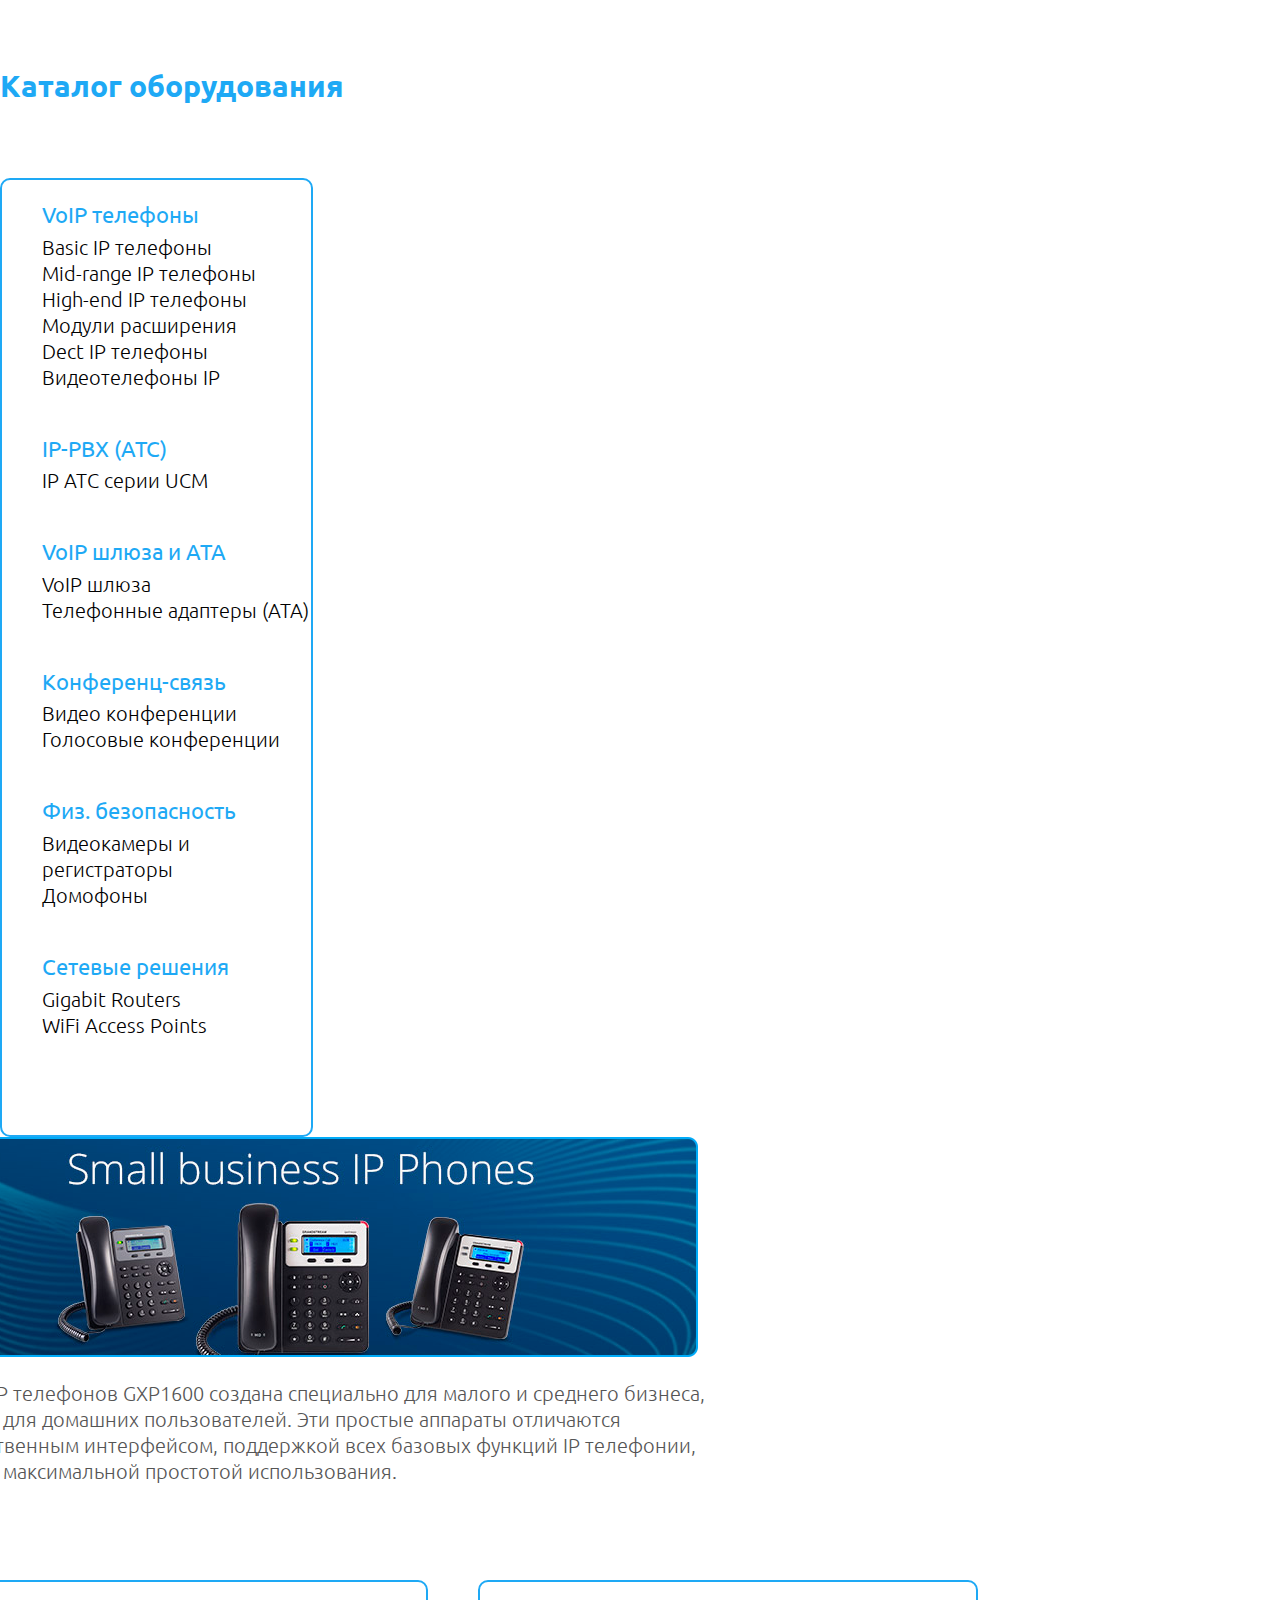
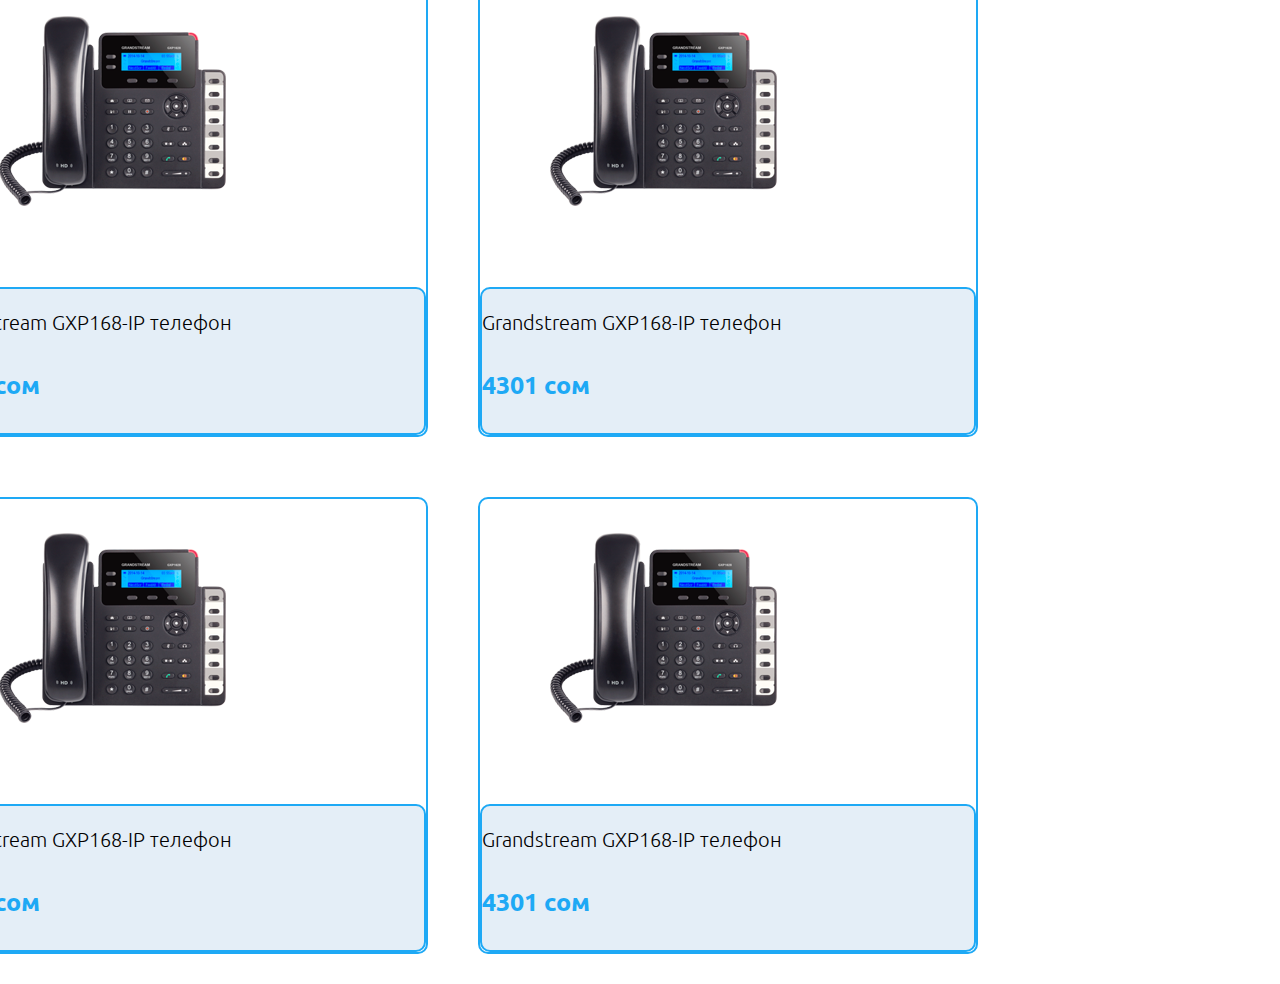
<file: equipment.html>
<!DOCTYPE html>
<html lang="ru">
<head>
  <meta charset="UTF-8">
  <meta name="viewport" content="width=device-width, initial-scale=1, shrink-to-fit=no">

  <!-- Bootstrap CSS -->
  <link href="https://fonts.googleapis.com/css?family=Ubuntu:300,500,700" rel="stylesheet">
  <!-- Latest compiled and minified CSS -->
  <link rel="stylesheet" href="https://stackpath.bootstrapcdn.com/bootstrap/4.1.1/css/bootstrap.min.css" integrity="sha384-WskhaSGFgHYWDcbwN70/dfYBj47jz9qbsMId/iRN3ewGhXQFZCSftd1LZCfmhktB" crossorigin="anonymous">
  <link rel="stylesheet" href="resource/css/style.css">
  <link rel="stylesheet" href="resource/css/queries.css">
  <title>Оборудование</title>
</head>
<body>
  
  <div class="equip">
    
    <div class="container-fluid">
      
      <h1>Каталог оборудования</h1>
      
      <div class="row">
        
        <div class="col-md-4">
          
          <div class="left-sidebar">
            
            <ul>
              <li><a href="#">VoIP телефоны</a></li>
              <p>Basic IP телефоны<br>Mid-range IP телефоны<br>High-end IP телефоны<br>Модули расширения<br>Dect IP телефоны<br>Видеотелефоны IP</p>
              <li><a href="#">IP-PBX (ATC)</a></li>
              <p>IP ATC серии UCM</p>
              <li><a href="#">VoIP шлюза и ATA</a></li>
              <p>VoIP шлюза<br>Телефонные адаптеры (АТА)</p>
              <li><a href="#">Конференц-связь</a></li>
              <p>Видео конференции<br>Голосовые конференции</p>
              <li><a href="#">Физ. безопасность</a></li>
              <p>Видеокамеры и <br>регистраторы<br>Домофоны</p>
              <li><a href="#">Сетевые решения</a><p>Gigabit Routers<br>WiFi Access Points</p></li>
            </ul>
            
            
          </div><!-- left-sidebar -->
          
        </div><!-- col -->
        
        <div class="main col">

          <div class="img-block"><img src="resource/img/ip-phone.png" alt="img"></div>
            <p>Серия IP телефонов GXP1600 создана специально для малого и среднего бизнеса, <br>а также для домашних пользователей. Эти простые аппараты отличаются <br>дружественным интерфейсом, поддержкой всех базовых функций IP телефонии,<br>а также максимальной простотой использования.</p>
            
            <div class="item-block">
              
              <div class="item">
                
                <img src="resource/img/phone-ip.png" alt="img">
                
                <div class="info text-center">
                 
                  <p>Grandstream GXP168-IP телефон</p>

                  <h4>4301 сом</h4>
                  
                </div>
                
              </div><!-- item -->              
               
               <div class="item">
                
                <img src="resource/img/phone-ip.png" alt="img">
                
                <div class="info text-center">
                 
                  <p>Grandstream GXP168-IP телефон</p>

                  <h4>4301 сом</h4>
                  
                </div>
                
              </div><!-- item -->               
               
              <div class="item">
                
                <img src="resource/img/phone-ip.png" alt="img">
                
                <div class="info text-center">
                 
                  <p>Grandstream GXP168-IP телефон</p>

                  <h4>4301 сом</h4>
                  
                </div>
                
              </div><!-- item -->               
               
              <div class="item">
                
                <img src="resource/img/phone-ip.png" alt="img">
                
                <div class="info text-center">
                 
                  <p>Grandstream GXP168-IP телефон</p>

                  <h4>4301 сом</h4>
                  
                </div>
                
              </div><!-- item -->
              
            </div><!-- item-block -->

        </div><!-- main -->
        
      </div><!-- row -->
      
      
    </div><!-- container -->
    
  </div><!-- equip -->
  
  
  
  
  
  
  
<script src="https://code.jquery.com/jquery-3.3.1.slim.min.js" integrity="sha384-q8i/X+965DzO0rT7abK41JStQIAqVgRVzpbzo5smXKp4YfRvH+8abtTE1Pi6jizo" crossorigin="anonymous"></script>
<script src="https://cdnjs.cloudflare.com/ajax/libs/popper.js/1.14.3/umd/popper.min.js" integrity="sha384-ZMP7rVo3mIykV+2+9J3UJ46jBk0WLaUAdn689aCwoqbBJiSnjAK/l8WvCWPIPm49" crossorigin="anonymous"></script>
<script src="https://stackpath.bootstrapcdn.com/bootstrap/4.1.1/js/bootstrap.min.js" integrity="sha384-smHYKdLADwkXOn1EmN1qk/HfnUcbVRZyYmZ4qpPea6sjB/pTJ0euyQp0Mk8ck+5T" crossorigin="anonymous"></script>  
</body>
</html>
</file>
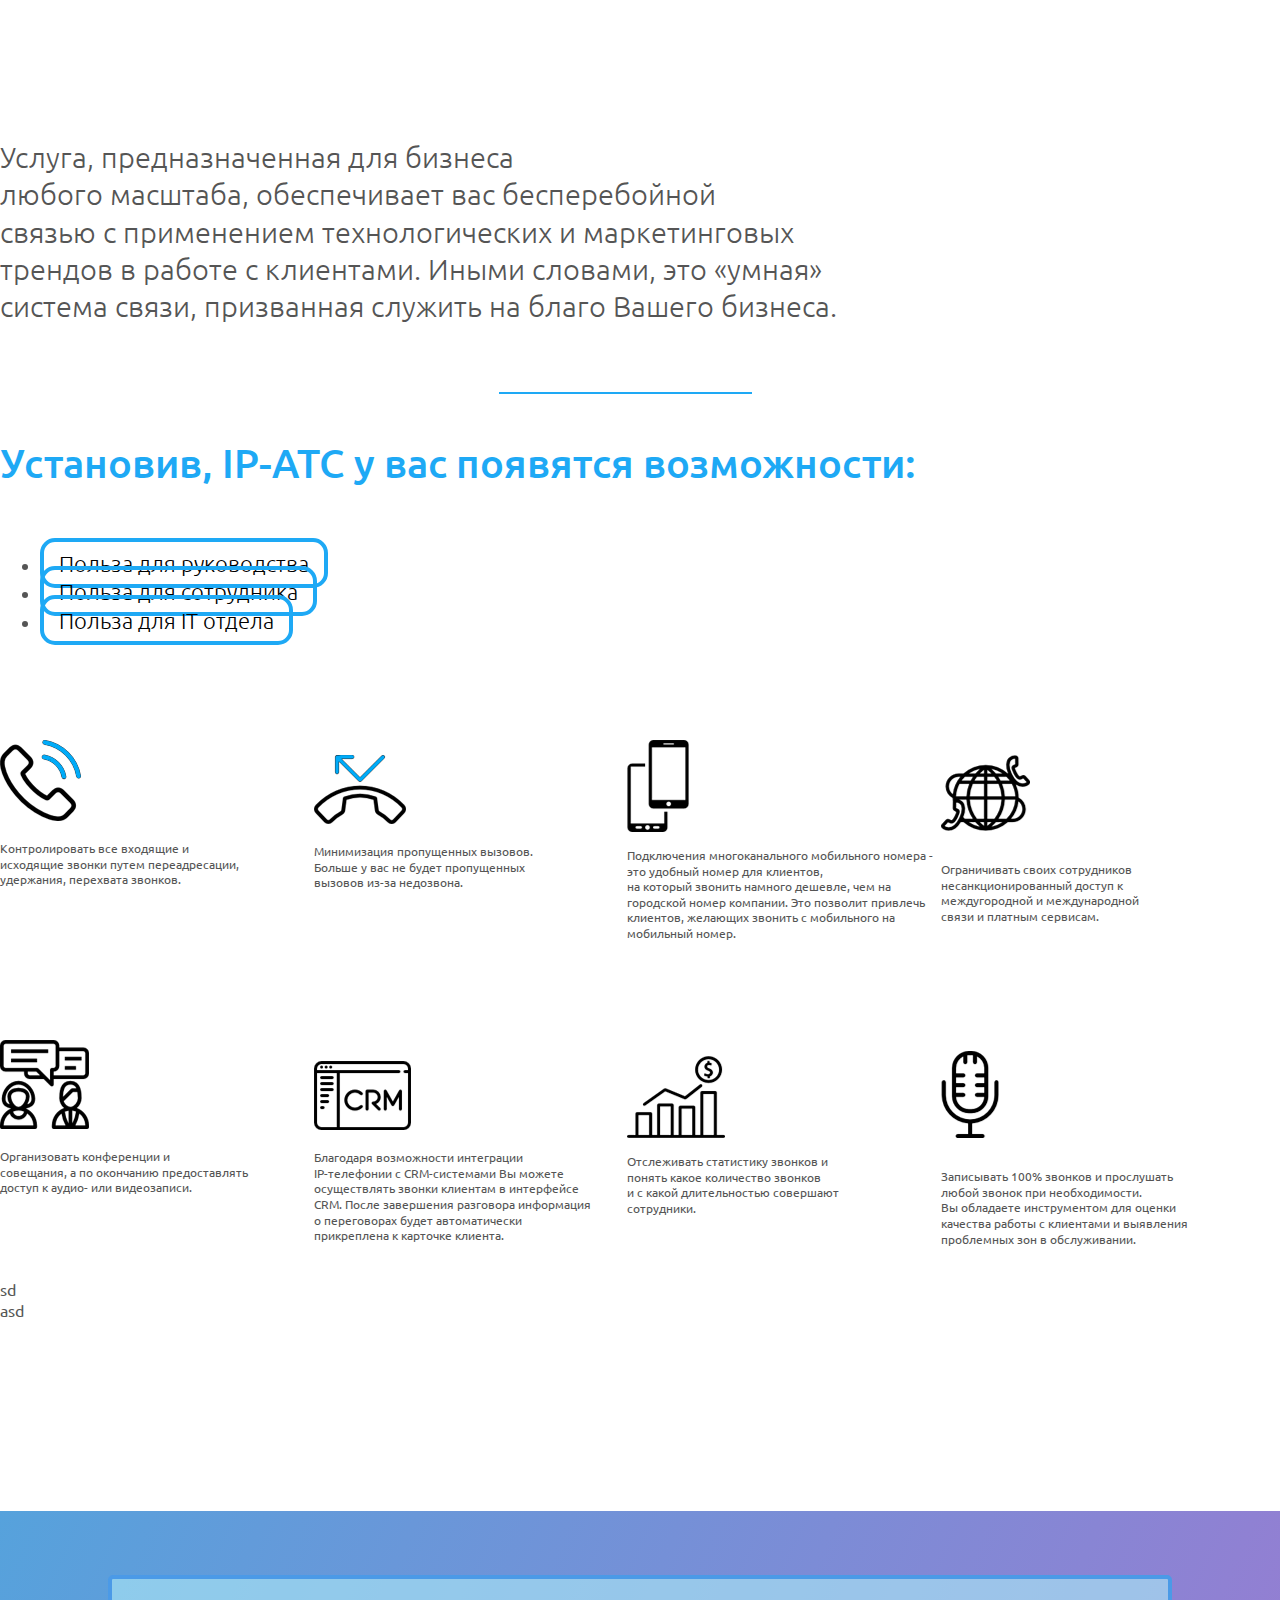
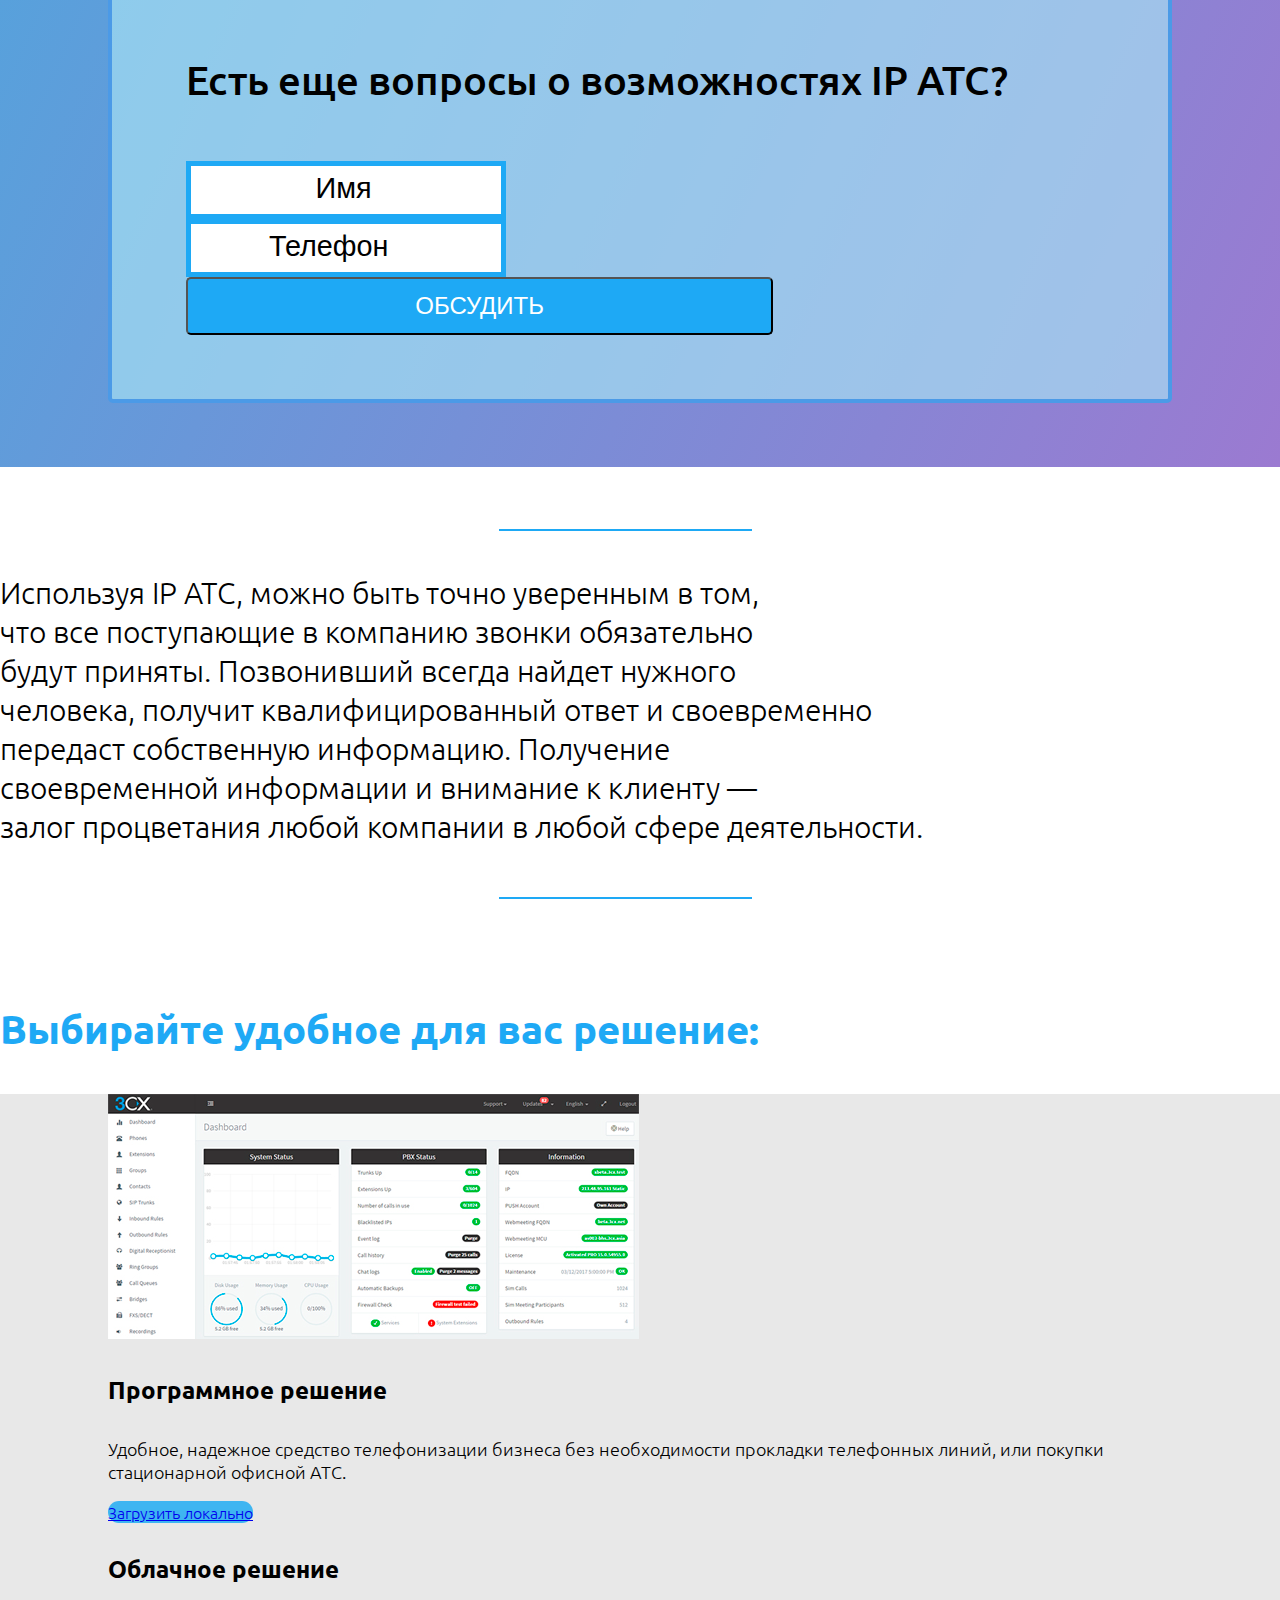
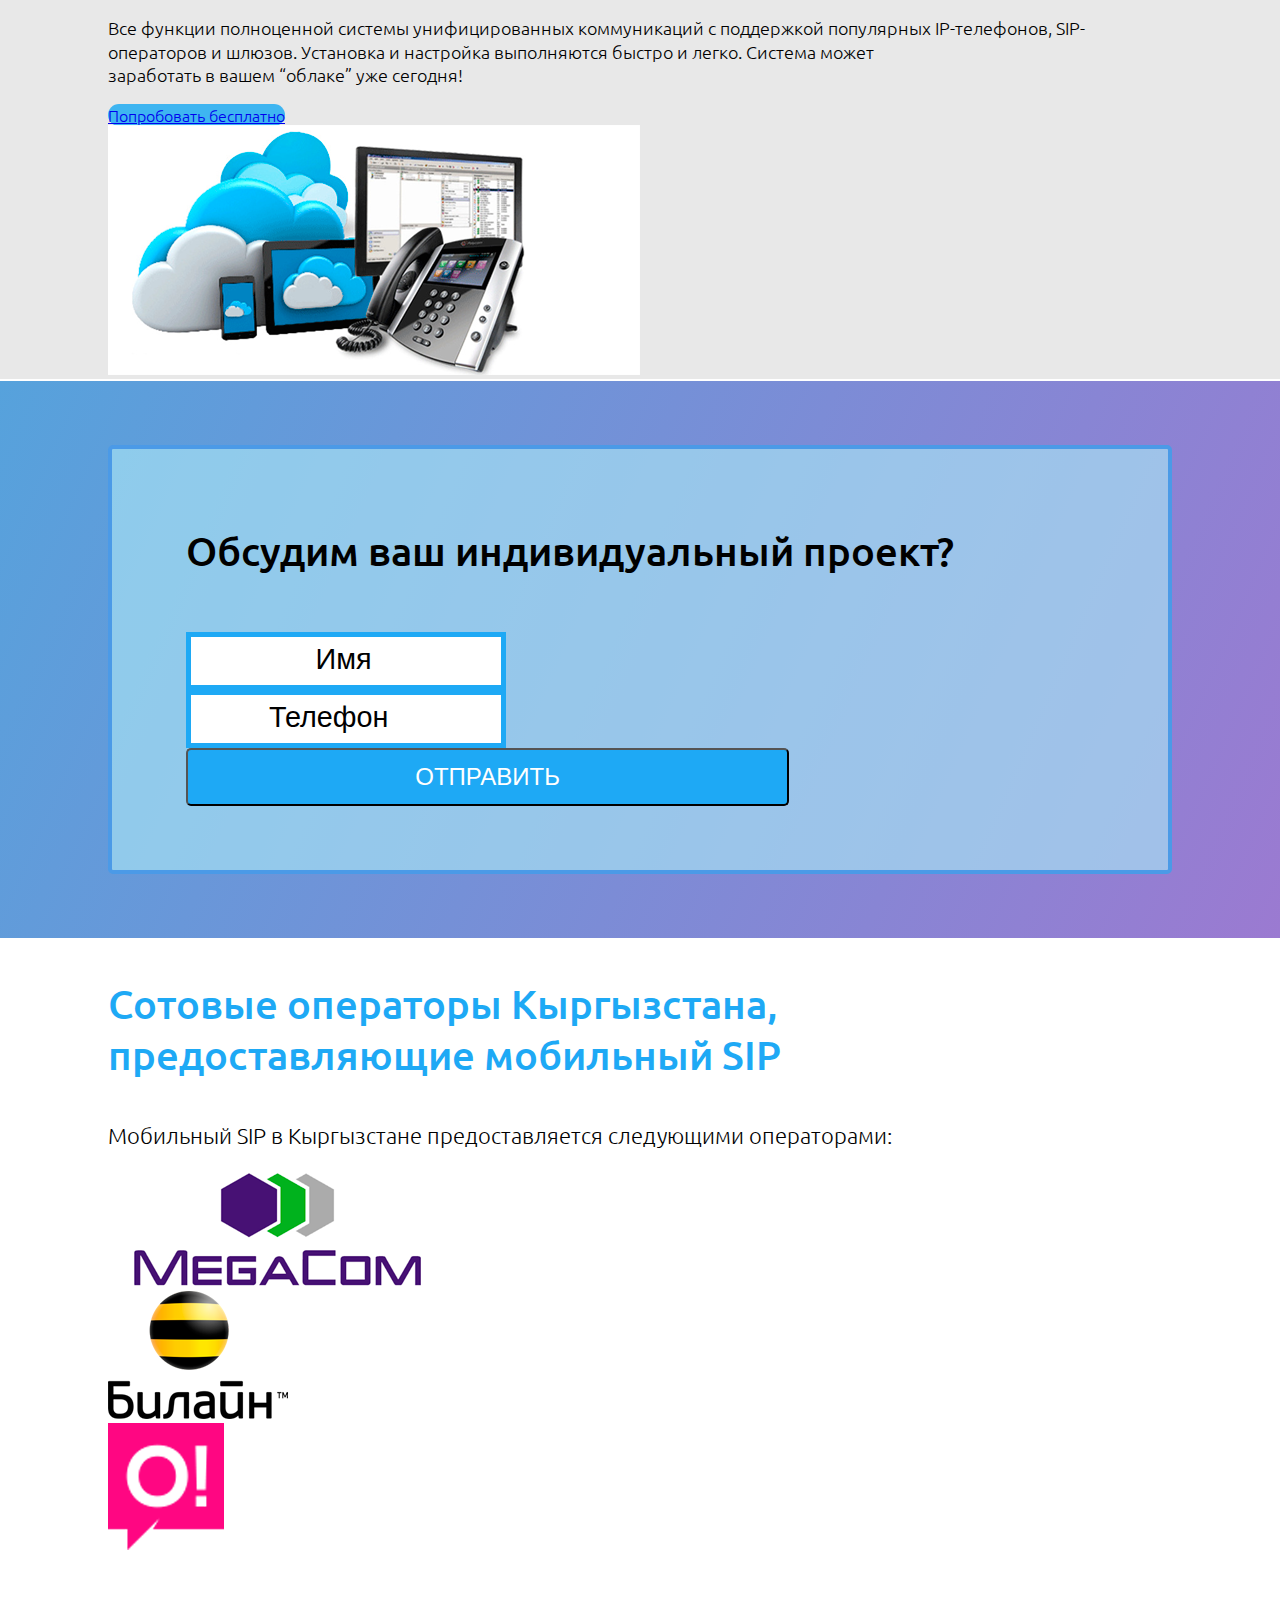
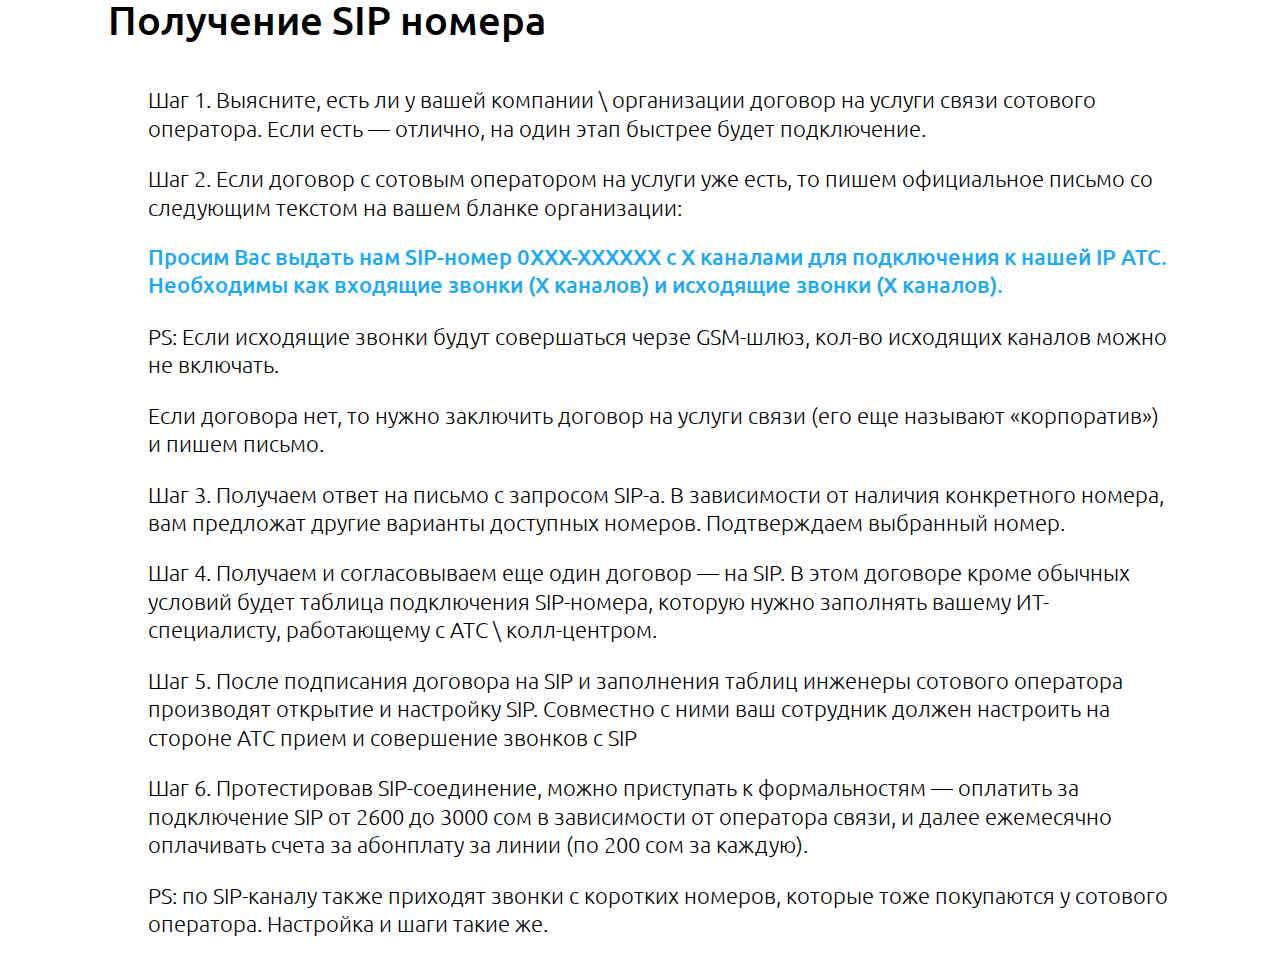
<file: ip.html>
<!doctype html>
<html lang="ru">
  <head>
    <!-- Required meta tags -->
    <meta charset="utf-8">
    <meta name="viewport" content="width=device-width, initial-scale=1, shrink-to-fit=no">

    <!-- Bootstrap CSS -->
    <link href="https://fonts.googleapis.com/css?family=Ubuntu:300,500,700" rel="stylesheet">
    <title>ip</title>
    <!-- Latest compiled and minified CSS -->
    <link rel="stylesheet" href="https://stackpath.bootstrapcdn.com/bootstrap/4.1.1/css/bootstrap.min.css" integrity="sha384-WskhaSGFgHYWDcbwN70/dfYBj47jz9qbsMId/iRN3ewGhXQFZCSftd1LZCfmhktB" crossorigin="anonymous">
    <link rel="stylesheet" href="resource/css/style.css">
    <link rel="stylesheet" href="resource/css/queries.css">
  </head>
  <body>
    <div class="ip hidden">
     
      <div class="container-fluid">
       
         <div class="description hidden">
          
          <p class="text text-center"> 
            Услуга, предназначенная для бизнеса<br> любого масштаба, обеспечивает вас бесперебойной<br> связью c применением технологических и маркетинговых <br>трендов в работе с клиентами. Иными словами, это «умная» <br>система связи, призванная служить на благо Вашего бизнеса.
          </p>
          
        </div><!--description-->
        
        <h2 class="text-center">Установив, IP-АТС у вас появятся возможности:</h2>
        
          <ul class="nav nav-pills text-center" role="tablist">
         
            <li class="col-md-4"><a href="#leadership" role="tab" data-toggle="pill">Польза для руководства</a></li>
            <li class="col-md-4"><a href="#associate" role="tab" data-toggle="pill">Польза для сотрудника</a></li>
            <li class="col-md-4"><a href="#it" role="tab" data-toggle="pill">Польза для IT отдела</a></li>
          </ul>
        
        <div class="tab-content">
         
          <div role="tabpanel" class="tab-pane fade in" id="leadership">
          
            <div class="container-fluid">
              <div class="section-item text-center">
                
                <div class="item">
                  <img src="resource/img/pic-1.png" alt="pic">
                  <p class="p-2">Контролировать все входящие и<br> исходящие звонки путем переадресации,<br> удержания, перехвата звонков.</p>
                </div><!--item-->
                
                <div class="item item-2">
                  <img src="resource/img/pic-2.png" alt="pic">
                  <p class="p-2">Минимизация пропущенных вызовов. <br> Больше у вас не будет пропущенных<br> вызовов из-за недозвона.</p>
                </div><!--item-->
                
                <div class="item item-3">
                  <img src="resource/img/pic-3.png" alt="pic">
                  <p class="p-3">Подключения многоканального мобильного номера - это удобный номер для клиентов, <br>на который звонить намного дешевле, чем на городской номер компании. Это позволит привлечь клиентов, желающих звонить с мобильного на мобильный номер.</p>
                </div><!--item-->
                
                <div class="item item-2 item-4">
                  <img class="pic-3" src="resource/img/pic-4.png" alt="pic">
                  <p class="">Ограничивать своих сотрудников несанкционированный доступ к <br>междугородной и международной <br>связи и платным сервисам.</p>
                </div><!--item-->                
                 
                <div class="item item-5">
                  <img src="resource/img/pic-5.png" alt="pic">
                  <p class="p-2">Организовать конференции и<br> совещания, а по окончанию предоставлять<br> доступ к аудио- или видеозаписи.</p>
                </div><!--item-->
                
                <div class="item item-2">
                  <img src="resource/img/pic-6.png" alt="pic">
                  <p class="p-2">Благодаря возможности интеграции<br> IP-телефонии с CRM-системами Вы можете<br> осуществлять звонки клиентам в интерфейсе<br> CRM. После завершения разговора информация <br>о переговорах будет автоматически <br>прикреплена  к карточке клиента.</p>
                </div><!--item-->
                
                <div class="item item-7">
                  <img src="resource/img/pic-7.png" alt="pic">
                  <p class="p-3">Отслеживать статистику звонков и<br> понять какое количество звонков <br>и с какой длительностью совершают <br>сотрудники.</p>
                </div><!--item-->
                
                <div class="item item-2 item-4 item-8">
                  <img class="pic-3" src="resource/img/pic-8.png" alt="pic">
                  <p class="">Записывать 100% звонков и прослушать <br>любой звонок при необходимости. <br>Вы обладаете инструментом для оценки<br> качества работы с клиентами и выявления <br>проблемных зон в обслуживании.</p>
                </div><!--item-->
                
                
              </div>
            </div>  
  
            
          </div><!--tab-pane-->
          
          <div role="tabpanel"  class="tab-pane fade" id="associate">
          sd
          </div><!--tab-pane-->
          
          <div role="tabpanel"  class="tab-pane fade" id="it">
          asd
          </div><!--tab-pane-->
          
          
        </div><!--tab-content-->
      </div><!--container-->
      
      
      
        
        <div class="info hidden">
          <div class="container">
            <div class="form">

              <h2 class="text-center">Есть еще вопросы о возможностях IP ATC?</h2>
              <form>
               <div class="row">
                 <div class="col">
                  <div class="form-group">

                    <input type="text" class="form-control" required placeholder="Имя">

                  </div><!--form-group-->
                  </div><!--col-->
                  <div class="col">
                    <div class="form-group">

                      <input type="text" class="form-control pass" required placeholder="Телефон">

                    </div><!--form-group-->
                   </div><!--col-->
                 <div class="col">           
                  <button type="submit" class="btn">Обсудить</button>
                 </div>
              </div><!--row-->
              </form>
            </div><!--form-->

        </div><!--container-->
        
      </div><!--info-->
      
      <div class="choose hidden">
       
       <div class="container-fluid">
       
        <p class="line text-center">Используя IP АТС, можно быть точно уверенным в том,<br> что все поступающие в компанию звонки обязательно<br>будут приняты. Позвонивший всегда найдет нужного <br>человека, получит квалифицированный ответ и своевременно<br> передаст собственную информацию. Получение <br>своевременной информации и внимание к клиенту —<br> залог процветания любой компании в любой сфере деятельности.</p>
        
        <h3 class="text-center">Выбирайте удобное для вас решение:</h3>
        
        </div><!--container-->
        
        
        <div class="item-block">
          <div class="container">

            <div class="item mt-5">
              <div class="row">
                <img src="resource/img/img.png" alt="img" class="col">

                <div class="box col">

                  <h4 class="mt-4">Программное решение</h4>

                  <p>Удобное, надежное средство телефонизации бизнеса без необходимости прокладки телефонных линий, или покупки стационарной офисной АТС.</p>
                  
                  <a href="#" class="btn btn-primary">Загрузить локально</a>

                </div><!--box-->
                
              </div><!--row-->
              
            </div><!--item-->

            <div class="item">
              <div class="row">

                <div class="box col">

                  <h4 class="mt-4 text-right">Облачное решение</h4>

                  <p class="text-right">Все функции полноценной системы унифицированных коммуникаций с поддержкой популярных  IP-телефонов, SIP-операторов и шлюзов. Установка и настройка выполняются быстро и легко. Система  может<br> заработать в вашем “облаке” уже сегодня!</p>
                  <div class="btn-block col-md-12 text-right ml-3">
                  <a href="#" class="btn btn-primary prime">Попробовать бесплатно</a>
                  </div>
                </div><!--box-->
                <img src="resource/img/phone.png" alt="img" class="col-md-6">
                
              </div><!--row-->
              
            </div><!--item-->
         
          </div>
          
        </div><!--item-block-->
      </div><!--choose-->
      
      
      
        <div class="info hidden project">
          <div class="container">
            <div class="form">

              <h2 class="text-center">Обсудим ваш индивидуальный проект?</h2>
              <form>
               <div class="row">
                 <div class="col">
                  <div class="form-group">

                    <input type="text" class="form-control" required placeholder="Имя">

                  </div><!--form-group-->
                  </div><!--col-->
                  <div class="col">
                    <div class="form-group">

                      <input type="text" class="form-control pass" required placeholder="Телефон">

                    </div><!--form-group-->
                   </div><!--col-->
                 <div class="col">           
                  <button type="submit" class="btn">Отправить</button>
                 </div>
              </div><!--row-->
              </form>
            </div><!--form-->

        </div><!--container-->
        
      </div><!--info--> 
      
      <div class="provide mt-5">
        
        <div class="container">
          
          <h3 class="top text-center">Сотовые операторы Кыргызстана,<br> предоставляющие мобильный SIP</h3>
          
          <p class="text-center mt-5">Мобильный SIP в Кыргызстане предоставляется следующими операторами:</p>
          
          <div class="mobile-block">
           
           <div class="row text-center mt-5">
           
            <div class="col"><img src="resource/img/megacom.png" alt="pic"></div>
            <div class="col"><img src="resource/img/beeline.png" alt="pic"></div>
            <div class="col"><img src="resource/img/o.png" alt="pic"></div>
            
            </div><!--row-->
            
            <h3 class="text-center mt-5">Получение SIP номера</h3>
            
            <ul class="mt-5">
              <li>Шаг 1. Выясните, есть ли у вашей компании \ организации договор на услуги связи сотового оператора. 
Если есть — отлично, на один этап быстрее будет подключение.</li>
              <li>Шаг 2. Если договор с сотовым оператором на услуги уже есть, то пишем официальное письмо со 
следующим текстом на вашем бланке организации:</li>
              <li class="blue text-center">Просим Вас выдать нам SIP-номер 0ХХХ-ХХХХХХ с Х каналами для подключения к нашей IP АТС. 
Необходимы как входящие звонки (Х каналов) и исходящие звонки (Х каналов).</li>
              <li>PS: Если исходящие звонки будут совершаться черзе GSM-шлюз, кол-во исходящих каналов можно не 
включать.</li>
              <li>Если договора нет, то нужно заключить договор на услуги связи (его еще называют «корпоратив») и 
пишем письмо.</li>
              <li>Шаг 3. Получаем ответ на письмо с запросом SIP-а. В зависимости от наличия конкретного номера, 
вам предложат другие варианты доступных номеров. Подтверждаем выбранный номер.</li>
              <li>Шаг 4. Получаем и согласовываем еще один договор — на SIP. В этом договоре кроме обычных условий 
будет таблица подключения SIP-номера, которую нужно заполнять вашему ИТ-специалисту, 
работающему с АТС \ колл-центром.</li>
              <li>Шаг 5. После подписания договора на SIP и заполнения таблиц инженеры сотового оператора 
производят открытие и настройку SIP. Совместно с ними ваш сотрудник должен настроить на стороне 
АТС прием и совершение звонков с SIP</li>
              <li>Шаг 6. Протестировав SIP-соединение, можно приступать к формальностям — оплатить за подключение 
SIP от 2600 до 3000 сом в зависимости от оператора связи, и далее ежемесячно оплачивать счета за 
абонплату за линии (по 200 сом за каждую).
</li>
              <li>PS: по SIP-каналу также приходят звонки с коротких номеров, которые тоже покупаются у сотового 
оператора. Настройка и шаги такие же.</li>
            </ul>
            
          </div>
          
        </div>
        
      </div><!--provide-->          
      
    </div><!--ip-->
            

   
   
   
   
   
   
   
   
   
   
   
   
   
   
   
   
   
   
   

<script src="https://code.jquery.com/jquery-3.3.1.slim.min.js" integrity="sha384-q8i/X+965DzO0rT7abK41JStQIAqVgRVzpbzo5smXKp4YfRvH+8abtTE1Pi6jizo" crossorigin="anonymous"></script>
<script src="https://cdnjs.cloudflare.com/ajax/libs/popper.js/1.14.3/umd/popper.min.js" integrity="sha384-ZMP7rVo3mIykV+2+9J3UJ46jBk0WLaUAdn689aCwoqbBJiSnjAK/l8WvCWPIPm49" crossorigin="anonymous"></script>
<script src="https://stackpath.bootstrapcdn.com/bootstrap/4.1.1/js/bootstrap.min.js" integrity="sha384-smHYKdLADwkXOn1EmN1qk/HfnUcbVRZyYmZ4qpPea6sjB/pTJ0euyQp0Mk8ck+5T" crossorigin="anonymous"></script>
  </body>
</html>
</file>
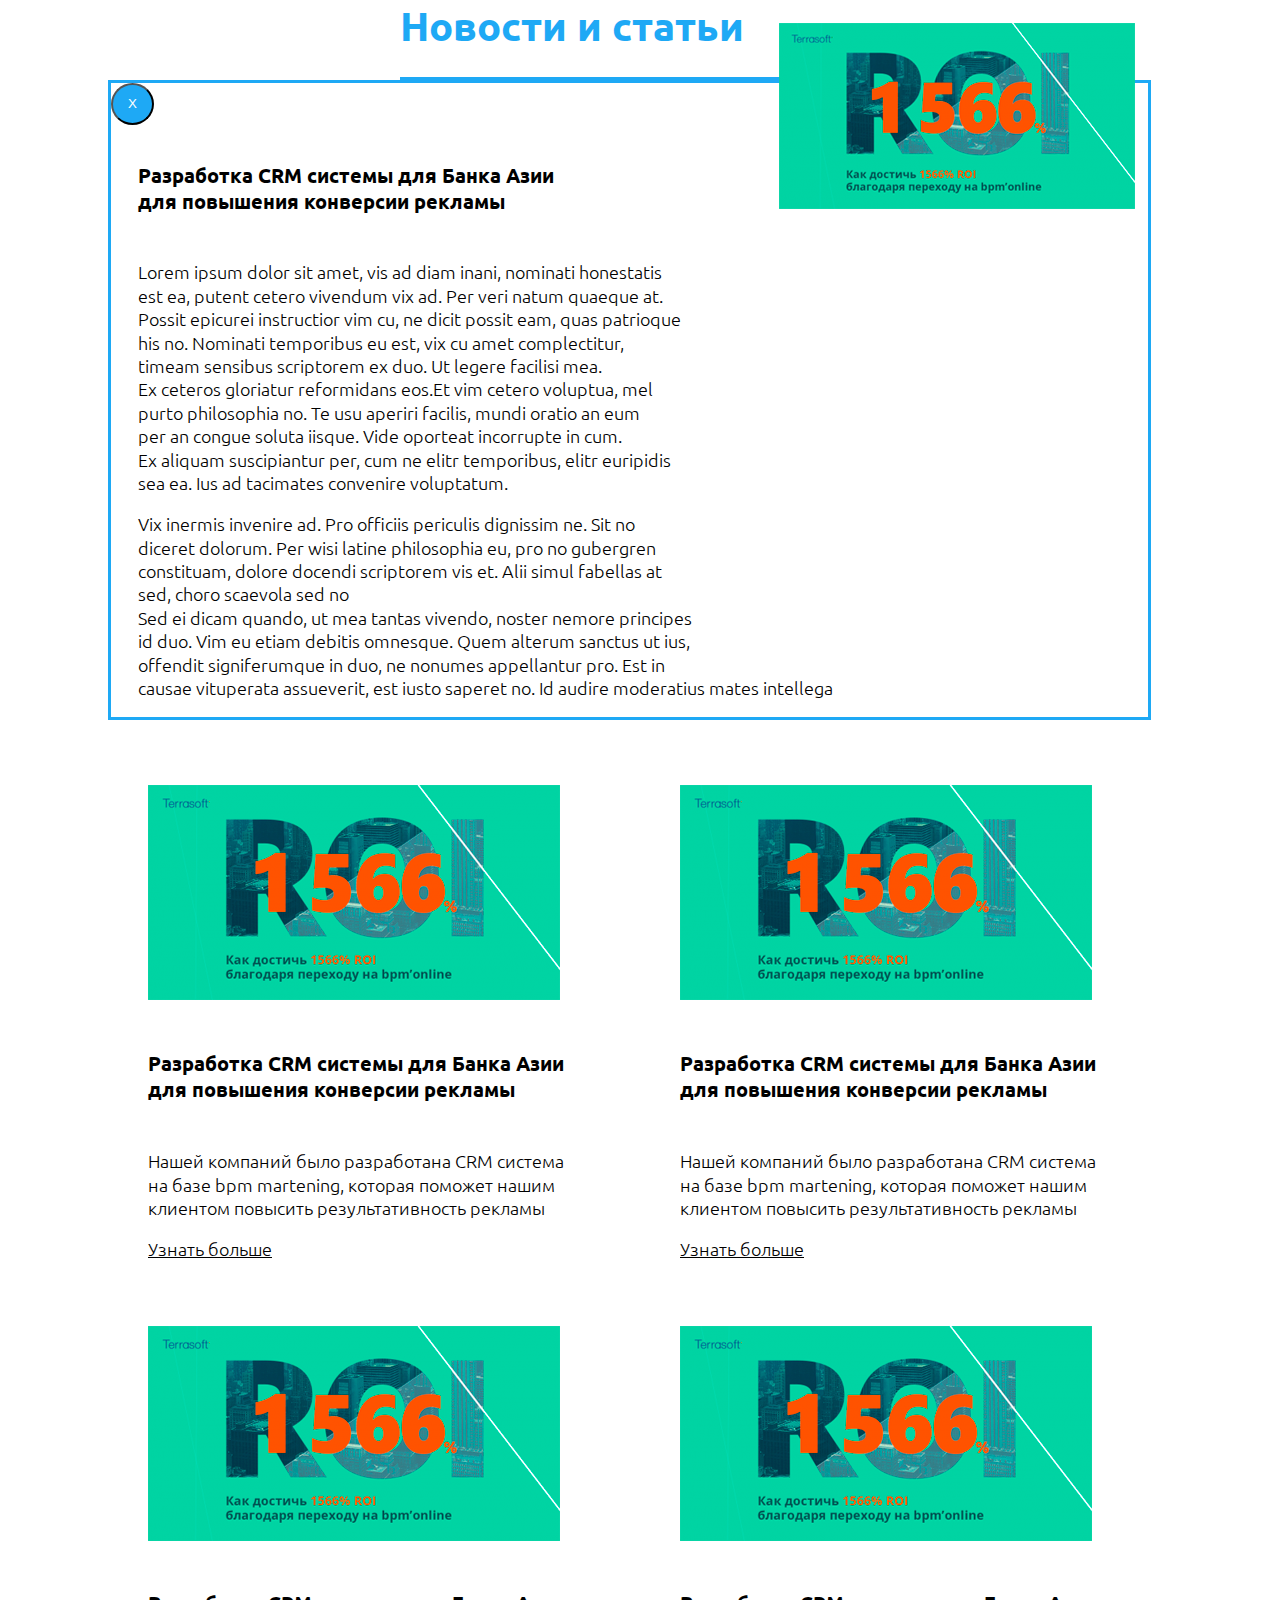
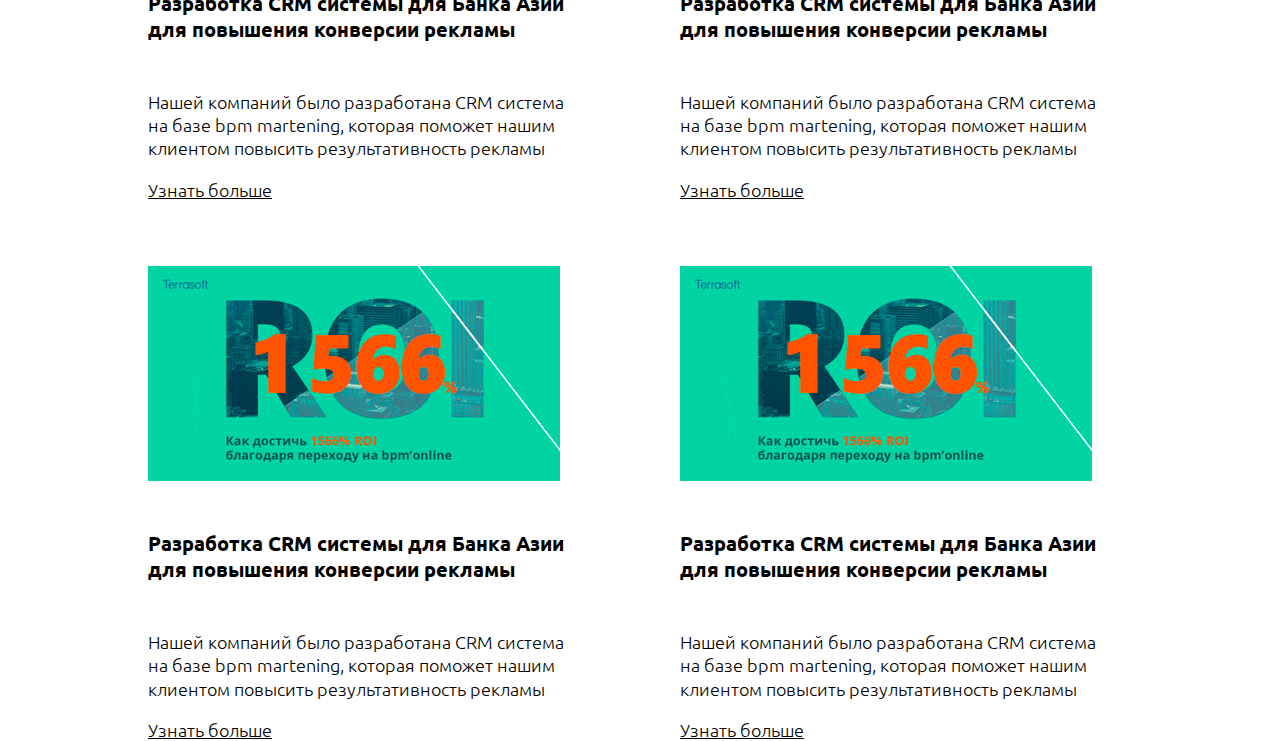
<file: news.html>
<!DOCTYPE html>
<html lang="en">
<head>
  <meta charset="UTF-8">
  <meta name="viewport" content="width=device-width, initial-scale=1, shrink-to-fit=no">

  <!-- Bootstrap CSS -->
  <link href="https://fonts.googleapis.com/css?family=Ubuntu:300,500,700" rel="stylesheet">
  <!-- Latest compiled and minified CSS -->
  <link rel="stylesheet" href="https://stackpath.bootstrapcdn.com/bootstrap/4.1.1/css/bootstrap.min.css" integrity="sha384-WskhaSGFgHYWDcbwN70/dfYBj47jz9qbsMId/iRN3ewGhXQFZCSftd1LZCfmhktB" crossorigin="anonymous">
  <link rel="stylesheet" href="resource/css/style.css">
  <link rel="stylesheet" href="resource/css/queries.css">
  <title>Новости и статьи</title>
</head>
<body>
    
    <div class="news">
      
      <div class="container">
      
        <h1 class="text-center">Новости и статьи</h1>
        
        <div id="modal" class="modal fade" tabindex="-1" role="dialog">
          <div class="modal-dialog" role="document">
            <div class="modal-content">
              <div class="modal-header">
                <button type="button" class="close" data-dismiss="modal" aria-label="Close">
                  <span aria-hidden="true">X</span>
                </button>
              </div><!-- modal-header -->

              <div class="modal-body">

                <div class="container-fluid">

                  <div class="img"><img src="resource/img/modal-news.png" alt="pic"></div>

                    <h6>Разработка СRM системы для Банка Азии<br>для повышения конверсии рекламы </h6>

                    <p>Lorem ipsum dolor sit amet, vis ad diam inani, nominati honestatis <br>est ea, putent cetero vivendum vix ad. Per veri natum quaeque at. <br>Possit epicurei instructior vim cu, ne dicit possit eam, quas patrioque<br>his no. Nominati temporibus eu est, vix cu amet complectitur,<br>timeam sensibus scriptorem ex duo. Ut legere facilisi mea.<br>Ex ceteros gloriatur reformidans eos.Et vim cetero voluptua, mel<br>purto philosophia no. Te usu aperiri facilis, mundi oratio an eum<br>per an congue soluta iisque. Vide oporteat incorrupte in cum.<br>Ex aliquam suscipiantur per, cum ne elitr temporibus, elitr euripidis<br>sea ea. Ius ad tacimates convenire voluptatum.</p>

                     <p class="mt-3">Vix inermis invenire ad. Pro officiis periculis dignissim ne. Sit no<br>diceret dolorum. Per wisi latine philosophia eu, pro no gubergren<br>constituam, dolore docendi scriptorem vis et. Alii simul fabellas at<br>sed, choro scaevola sed no<br>Sed ei dicam quando, ut mea tantas vivendo, noster nemore principes<br>id duo. Vim eu etiam debitis omnesque. Quem alterum sanctus ut ius,<br>offendit signiferumque in duo, ne nonumes appellantur pro. Est in<br>causae vituperata assueverit, est iusto saperet no. Id audire moderatius mates intellega</p>
                </div>
              </div><!-- modal-body -->
            </div>
          </div>
        </div><!-- modal -->         
        
        <div class="item-block mt-5">
          
          <div class="item">
            
            <img src="resource/img/%D0%BD%D0%BE%D0%B2%D0%BE%D1%81%D1%82%D0%B8-%D0%B8-%D1%81%D1%82%D0%B0%D1%82%D1%8C%D0%B8.png" alt="news">
            
            <h6 class="mt-4">Разработка СRM системы для Банка Азии<br>для повышения конверсии рекламы</h6>
           <p>Нашей компаний было разработана CRM cистема<br>на базе bpm martening, которая поможет нашим<br>клиентом повысить результативность рекламы</p>
           
           <a href="#modal" data-toggle="modal" data-target="#modal">Узнать больше</a>
            
          </div><!-- item -->          
          
          <div class="item">
            
            <img src="resource/img/%D0%BD%D0%BE%D0%B2%D0%BE%D1%81%D1%82%D0%B8-%D0%B8-%D1%81%D1%82%D0%B0%D1%82%D1%8C%D0%B8.png" alt="news">
            
            <h6 class="mt-4">Разработка СRM системы для Банка Азии<br>для повышения конверсии рекламы</h6>
           <p>Нашей компаний было разработана CRM cистема<br>на базе bpm martening, которая поможет нашим<br>клиентом повысить результативность рекламы</p>
           
           <a href="#modal" data-toggle="modal" data-target="#modal">Узнать больше</a>
            
          </div><!-- item -->          
           
          <div class="item">
            
            <img src="resource/img/%D0%BD%D0%BE%D0%B2%D0%BE%D1%81%D1%82%D0%B8-%D0%B8-%D1%81%D1%82%D0%B0%D1%82%D1%8C%D0%B8.png" alt="news">
            
            <h6 class="mt-4">Разработка СRM системы для Банка Азии<br>для повышения конверсии рекламы</h6>
           <p>Нашей компаний было разработана CRM cистема<br>на базе bpm martening, которая поможет нашим<br>клиентом повысить результативность рекламы</p>
           
           <a href="#modal" data-toggle="modal" data-target="#modal">Узнать больше</a>
            
          </div><!-- item -->          
           
          <div class="item">
            
            <img src="resource/img/%D0%BD%D0%BE%D0%B2%D0%BE%D1%81%D1%82%D0%B8-%D0%B8-%D1%81%D1%82%D0%B0%D1%82%D1%8C%D0%B8.png" alt="news">
            
            <h6 class="mt-4">Разработка СRM системы для Банка Азии<br>для повышения конверсии рекламы</h6>
           <p>Нашей компаний было разработана CRM cистема<br>на базе bpm martening, которая поможет нашим<br>клиентом повысить результативность рекламы</p>
           
           <a href="#modal" data-toggle="modal" data-target="#modal">Узнать больше</a>
            
          </div><!-- item -->          
           
          <div class="item">
            
            <img src="resource/img/%D0%BD%D0%BE%D0%B2%D0%BE%D1%81%D1%82%D0%B8-%D0%B8-%D1%81%D1%82%D0%B0%D1%82%D1%8C%D0%B8.png" alt="news">
            
            <h6 class="mt-4">Разработка СRM системы для Банка Азии<br>для повышения конверсии рекламы</h6>
           <p>Нашей компаний было разработана CRM cистема<br>на базе bpm martening, которая поможет нашим<br>клиентом повысить результативность рекламы</p>
           
           <a href="#modal" data-toggle="modal" data-target="#modal">Узнать больше</a>
            
          </div><!-- item -->          
           
          <div class="item">
            
            <img src="resource/img/%D0%BD%D0%BE%D0%B2%D0%BE%D1%81%D1%82%D0%B8-%D0%B8-%D1%81%D1%82%D0%B0%D1%82%D1%8C%D0%B8.png" alt="news">
            
            <h6 class="mt-4">Разработка СRM системы для Банка Азии<br>для повышения конверсии рекламы</h6>
           <p>Нашей компаний было разработана CRM cистема<br>на базе bpm martening, которая поможет нашим<br>клиентом повысить результативность рекламы</p>
           
           <a href="#modal" data-toggle="modal" data-target="#modal">Узнать больше</a>
            
          </div><!-- item -->
          
        </div><!-- item-block -->       
    
      </div><!-- container-fluid -->
    
    </div><!-- news -->
    
















<script src="https://code.jquery.com/jquery-3.3.1.slim.min.js" integrity="sha384-q8i/X+965DzO0rT7abK41JStQIAqVgRVzpbzo5smXKp4YfRvH+8abtTE1Pi6jizo" crossorigin="anonymous"></script>
<script src="https://cdnjs.cloudflare.com/ajax/libs/popper.js/1.14.3/umd/popper.min.js" integrity="sha384-ZMP7rVo3mIykV+2+9J3UJ46jBk0WLaUAdn689aCwoqbBJiSnjAK/l8WvCWPIPm49" crossorigin="anonymous"></script>
<script src="https://stackpath.bootstrapcdn.com/bootstrap/4.1.1/js/bootstrap.min.js" integrity="sha384-smHYKdLADwkXOn1EmN1qk/HfnUcbVRZyYmZ4qpPea6sjB/pTJ0euyQp0Mk8ck+5T" crossorigin="anonymous"></script>   
</body>
</html>
</file>
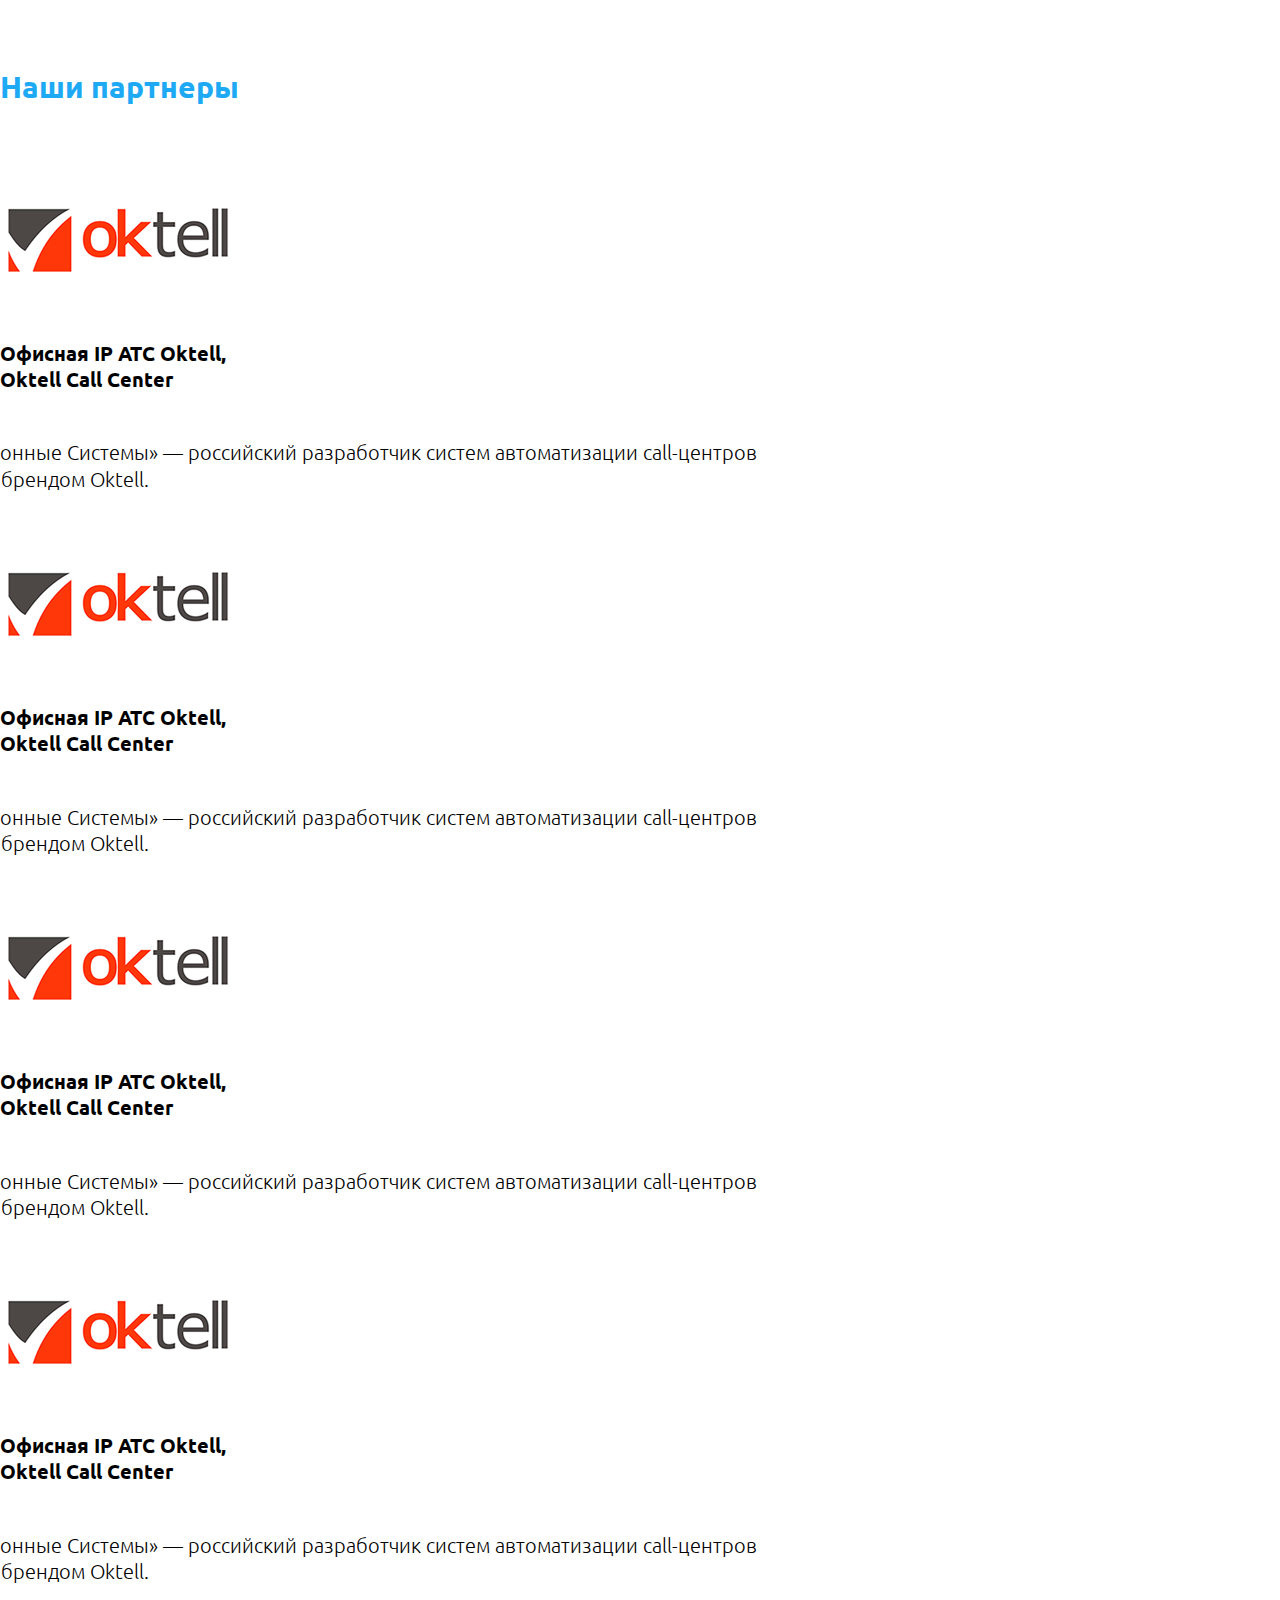
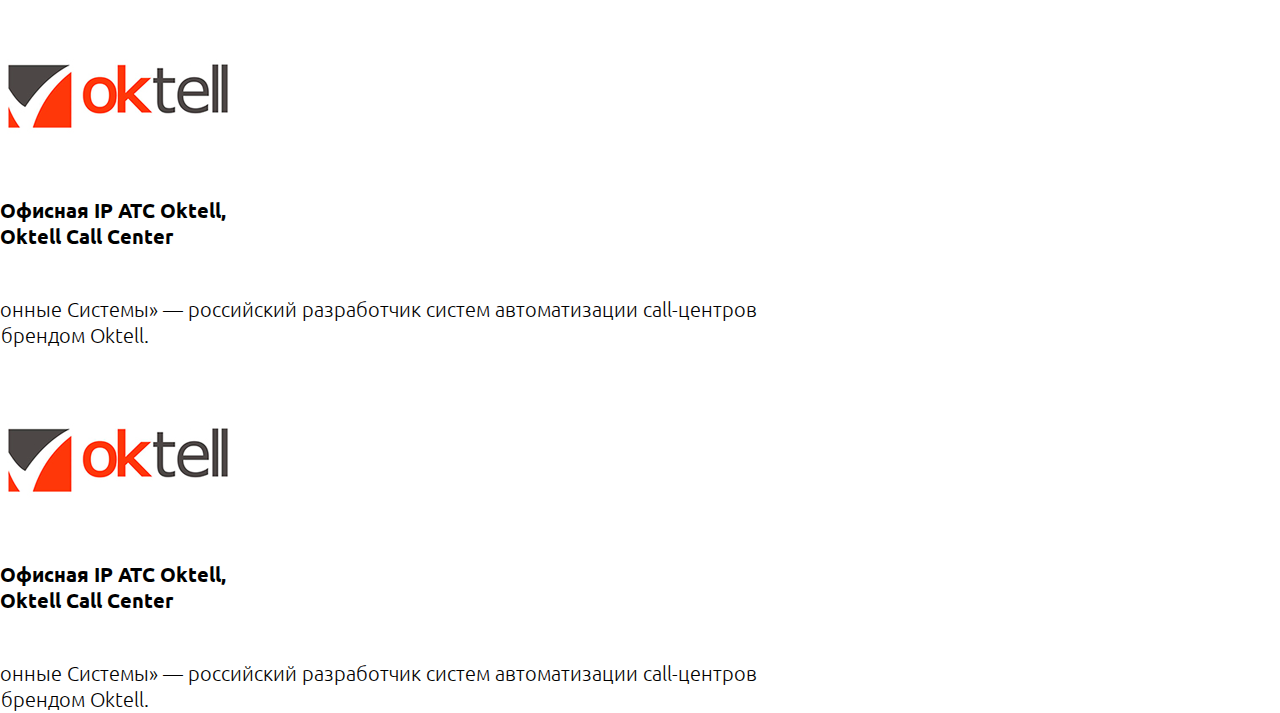
<file: partner.html>
<!DOCTYPE html>
<html lang="ru">
<head>
  <meta charset="UTF-8">
   <meta name="viewport" content="width=device-width, initial-scale=1, shrink-to-fit=no">

    <!-- Bootstrap CSS -->
    <link href="https://fonts.googleapis.com/css?family=Ubuntu:300,500,700" rel="stylesheet">
    <!-- Latest compiled and minified CSS -->
    <link rel="stylesheet" href="https://stackpath.bootstrapcdn.com/bootstrap/4.1.1/css/bootstrap.min.css" integrity="sha384-WskhaSGFgHYWDcbwN70/dfYBj47jz9qbsMId/iRN3ewGhXQFZCSftd1LZCfmhktB" crossorigin="anonymous">
    <link rel="stylesheet" href="resource/css/style.css">
    <link rel="stylesheet" href="resource/css/queries.css">
  <title>Наши Партнеры</title>
  
</head>
<body>
 
  <div class="partner">
    
    <div class="container-fluid">
     
     <h1 class="text-center">Наши партнеры</h1>
      
      <div class="item-block">
        
        <div class="item">
         
         <div class="row">
          
          <div class="img-block col-3"><img src="resource/img/oktell.png" alt="pic"></div>
          
            <h6 class="col mt-4">Офисная IP АТС Oktell,<br> Oktell Call Center</h6>
            <p class="col">ООО «Телефонные Системы» — российский разработчик систем автоматизации call-центров <br>и IP АТС под брендом Oktell.</p>
            
          </div><!-- row -->
        </div><!-- item -->
        
        <div class="item">
         
         <div class="row">
          
          <div class="img-block col-3"><img src="resource/img/oktell.png" alt="pic"></div>
          
            <h6 class="col mt-4">Офисная IP АТС Oktell,<br> Oktell Call Center</h6>
            <p class="col">ООО «Телефонные Системы» — российский разработчик систем автоматизации call-центров <br>и IP АТС под брендом Oktell.</p>
            
          </div><!-- row -->
        </div><!-- item -->
        
        <div class="item">
         
         <div class="row">
          
          <div class="img-block col-3"><img src="resource/img/oktell.png" alt="pic"></div>
          
            <h6 class="col mt-4">Офисная IP АТС Oktell,<br> Oktell Call Center</h6>
            <p class="col">ООО «Телефонные Системы» — российский разработчик систем автоматизации call-центров <br>и IP АТС под брендом Oktell.</p>
            
          </div><!-- row -->
        </div><!-- item -->
        
        <div class="item">
         
         <div class="row">
          
          <div class="img-block col-3"><img src="resource/img/oktell.png" alt="pic"></div>
          
            <h6 class="col mt-4">Офисная IP АТС Oktell,<br> Oktell Call Center</h6>
            <p class="col">ООО «Телефонные Системы» — российский разработчик систем автоматизации call-центров <br>и IP АТС под брендом Oktell.</p>
            
          </div><!-- row -->
        </div><!-- item -->
        
        <div class="item">
         
         <div class="row">
          
          <div class="img-block col-3"><img src="resource/img/oktell.png" alt="pic"></div>
          
            <h6 class="col mt-4">Офисная IP АТС Oktell,<br> Oktell Call Center</h6>
            <p class="col">ООО «Телефонные Системы» — российский разработчик систем автоматизации call-центров <br>и IP АТС под брендом Oktell.</p>
            
          </div><!-- row -->
        </div><!-- item -->
        
        <div class="item">
         
         <div class="row">
          
          <div class="img-block col-3"><img src="resource/img/oktell.png" alt="pic"></div>
          
            <h6 class="col mt-4">Офисная IP АТС Oktell,<br> Oktell Call Center</h6>
            <p class="col">ООО «Телефонные Системы» — российский разработчик систем автоматизации call-центров <br>и IP АТС под брендом Oktell.</p>
            
          </div><!-- row -->
        </div><!-- item -->
        
        
      </div><!-- item-block -->
      
      
    </div><!-- container -->
    
  </div><!-- partner -->
   
    
     
      
       
        
         
          
           
            
             
<script src="https://code.jquery.com/jquery-3.3.1.slim.min.js" integrity="sha384-q8i/X+965DzO0rT7abK41JStQIAqVgRVzpbzo5smXKp4YfRvH+8abtTE1Pi6jizo" crossorigin="anonymous"></script>
<script src="https://cdnjs.cloudflare.com/ajax/libs/popper.js/1.14.3/umd/popper.min.js" integrity="sha384-ZMP7rVo3mIykV+2+9J3UJ46jBk0WLaUAdn689aCwoqbBJiSnjAK/l8WvCWPIPm49" crossorigin="anonymous"></script>
<script src="https://stackpath.bootstrapcdn.com/bootstrap/4.1.1/js/bootstrap.min.js" integrity="sha384-smHYKdLADwkXOn1EmN1qk/HfnUcbVRZyYmZ4qpPea6sjB/pTJ0euyQp0Mk8ck+5T" crossorigin="anonymous"></script>
</body>
</html>
</file>
<file: resource/css/work.css>
/*----OUR-WORK----- */
.our-work .container h1 {
  font-size: 250%;
  color: #1ea9f5;
}
.our-work .container .about .modal .modal-dialog {
  max-width: 1034px;
}
.our-work .container .about .modal .modal-dialog .modal-content {
  border: 5px solid #1ea9f5;
}
.our-work .container .about .modal .modal-dialog .modal-content .modal-header {
  border: 0;
}
.our-work .container .about .modal .modal-dialog .modal-content .modal-header button {
  padding: 0;
  width: 43px;
  height: 42px;
  background-color: #1ea9f5;
  color: #ffffff;
  border-radius: 50%;
}
.our-work .container .about .modal .modal-dialog .modal-content .modal-body .container-fluid {
  color: #000000;
}
.our-work .container .about .modal .modal-dialog .modal-content .modal-body .container-fluid .img {
  position: absolute;
  right: 115px;
}
.our-work .container .about .modal .modal-dialog .modal-content .modal-body .container-fluid h6 {
  font-size: 155%;
  font-weight: 700;
}
.our-work .container .about .modal .modal-dialog .modal-content .modal-body .container-fluid p {
  font-size: 112.8%;
  font-weight: 300;
}
.our-work .container .about .item-block .item {
  margin-top: 80px;
}
.our-work .container .about .item-block .item .block {
  border: 3px solid #1ea9f5;
  border-radius: 12px;
}
.our-work .container .about .item-block .item .block .row {
  flex-wrap: nowrap;
}
.our-work .container .about .item-block .item .block .row a {
  font-size: 107%;
  text-decoration: underline;
}
.our-work .container .about .item-block .item .block .row h6 {
  font-size: 141.3%;
  text-transform: uppercase;
}
.our-work .container .about .item-block .item .block .row p {
  font-size: 107%;
  font-weight: 300;
}
.our-work .container .about .item-block .item .block .row .left {
  width: 33%;
}
.our-work .container .about .item-block .item .block .row .left .right {
  width: 42%;
}
</file>
<file: resource/css/queries-work.css>
/*------OUR-WORK------*/

@media screen and (max-width: 420px) {
  .our-work .container .about .item-block .item .block .row .left {
    margin-left: 1rem !important;
    margin-right: 0.8rem;
  }
}

@media screen and (max-width: 460px) {
  .our-work .container .about .item-block .item .block .row .left {
    width: 100%;
    margin-left: 0 !important;
  }
  .our-work .container .about .item-block .item .block .row .left img {
    margin-left: 0 !important;
  }
  .our-work .container .about .item-block .item .block .row .right {
    margin-right: 0 !important;
  }
 .our-work .container .about .item-block .item .block .row {
    display: initial;
    text-align: center;
  }  
}

@media screen and (max-width: 840px) {
  body {
    font-size: 13px;
  }
}
@media screen and (max-width: 740px) {
  .our-work .container .about .modal .modal-dialog .modal-content .modal-body .container-fluid .img {
    position: initial !important;
    margin-bottom: 20px;
  }
  .our-work .container .about .modal .modal-dialog .modal-content .modal-body {
    text-align: center;
  }
}
</file>
<file: resource/css/style.css>
html, body, div, span, object, iframe, img, strong, b, u, i, table, tbody, tfoot, thead, td, th, tr form, label, legend, header, footer, article, section, aside {
  margin: 0;
  padding: 0;
  border: 0;
  vertical-align: baseline;
  background: transparent;
}

input:focus, select:focus, textarea:focus {
  outline: none;
}

* {
  box-sizing: border-box;
}

table, td, th, tr {
  border-collapse: collapse;
  border-spacing: 0;
}

html, body {
  width: 100%;
  height: 100%;
}

input, select, textarea {
  font-family: "Open Sans", arial, helvetica, sans-serif;
  font-weight: 400;
  color: #000;
}

button {
  font-family: arial, helvetica, sans-serif;
  font-weight: 400;
  color: #000;
  cursor: pointer;
}

input[type="button"], input[type="submit"] {
  cursor: pointer;
}

.clear {
  clear: both;
  font-size: 0;
}

.clearfix::after {
  clear: both;
  content: "";
  display: table;
}

body {
  font-family: "Ubuntu", sans-serif;
  font-size: 16px;
  line-height: 1.3;
  background: #ffffff;
  color: #555;
  min-width: 360px;
}

.container {
  width: 100%;
  max-width: 1064px;
  min-width: 360px;
  margin: 0 auto;
  position: relative;
  box-sizing: border-box;
}

/*------IP------ */
.hidden {
  overflow-x: hidden;
}

.ip {
  margin-top: 109px;
}
.ip .container-fluid .description p {
  position: relative;
  font-size: 180%;
  font-weight: 300;
}
.ip .container-fluid .description p::before {
  content: "";
  display: block;
  position: absolute;
  width: 253px;
  height: 2px;
  background-color: #1ea9f5;
  left: 39%;
  top: -45px;
}
.ip .container-fluid h2 {
  font-size: 250%;
  color: #1ea9f5;
  position: relative;
  margin-top: 83px;
  font-weight: 500;
}
.ip .container-fluid h2::before {
  content: "";
  display: block;
  position: absolute;
  width: 253px;
  height: 2px;
  background-color: #1ea9f5;
  left: 39%;
  top: -45px;
}
.ip .container-fluid ul {
  margin-top: 60px;
}
.ip .container-fluid ul li a {
  text-decoration: none;
  color: #000000;
  font-size: 137%;
  border: 4px solid #1ea9f5;
  border-radius: 15px;
  padding: 8px 15px;
  font-weight: 300;
  transition: 0.3s;
}
.ip .container-fluid ul li a:hover {
  background-color: #1ea9f5;
  color: #e9f4fe;
}
.ip .container-fluid .tab-content .tab-pane .container-fluid .section-item {
  display: flex;
  flex-wrap: wrap;
  flex-direction: row;
}
.ip .container-fluid .tab-content .tab-pane .container-fluid .section-item .item {
  width: 24.5%;
  margin-top: 90px;
}
.ip .container-fluid .tab-content .tab-pane .container-fluid .section-item .item p {
  font-size: 75%;
}
.ip .container-fluid .tab-content .tab-pane .container-fluid .section-item .item .p-2 {
  margin-top: 16px;
}
.ip .container-fluid .tab-content .tab-pane .container-fluid .section-item .item-2 {
  margin-top: 105px !important;
  padding-bottom: 20px;
}
.ip .container-fluid .tab-content .tab-pane .container-fluid .section-item .item-4 {
  margin-top: 15px;
}
.ip .container-fluid .tab-content .tab-pane .container-fluid .section-item .item-4 .pic-3 {
  margin-bottom: 15px;
}
.ip .container-fluid .tab-content .tab-pane .container-fluid .section-item .item-7 {
  margin-top: 100px;
}
.ip .container-fluid .tab-content .tab-pane .container-fluid .section-item .item-5 {
  margin-top: 84px;
}
.ip .container-fluid .tab-content .tab-pane .container-fluid .section-item .item-8 {
  margin-top: 95px !important;
}
.ip .info {
  margin-top: 190px;
  padding: 5%;
  background: #9b7ad1;
  background: -webkit-linear-gradient(bottom right, #9b7ad1, #56a2dc);
  background: -o-linear-gradient(bottom right, #9b7ad1, #56a2dc);
  background: -moz-linear-gradient(bottom right, #9b7ad1, #56a2dc);
  background: linear-gradient(bottom right, #9b7ad1, #56a2dc);
}
.ip .info .container .form {
  background-color: rgba(168, 227, 244, 0.66);
  padding: 4% 7% 6% 7%;
  border-radius: 5px;
  border: 4px solid #4b9ae7;
}
.ip .info .container h2 {
  margin-bottom: 55px;
  color: #000000;
  font-size: 250%;
  font-weight: 500;
}
.ip .info .container .row .col .form-group .form-control::placeholder {
  color: #000;
  padding: 5px 40%;
  font-size: 120%;
}
.ip .info .container .row .col .form-group .pass::placeholder {
  padding-left: 25%;
}
.ip .info .container .row .col .form-group .form-control {
  padding: 10px 0;
  color: #000;
  font-size: 150%;
  border: 5px solid #1ea9f5;
}
.ip .info .container .row .col button {
  padding: 13px 25%;
  font-size: 150%;
  border-radius: 5px;
  background-color: #1ea9f5;
  color: #ffffff;
  text-transform: uppercase;
}
.ip .info .container .row .col button:active {
  background-color: #2998d4;
}
.ip .choose .container-fluid p.line {
  font-size: 187%;
  margin-top: 107px;
  color: #000000;
  font-weight: 300;
  position: relative;
}
.ip .choose .container-fluid p.line::before {
  content: "";
  display: block;
  position: absolute;
  width: 253px;
  height: 2px;
  background-color: #1ea9f5;
  left: 39%;
  top: -45px;
}
.ip .choose .container-fluid h3 {
  margin-top: 156px;
  font-size: 250%;
  font-weight: 700;
  color: #1ea9f5;
  position: relative;
}
.ip .choose .container-fluid h3::before {
  content: "";
  display: block;
  position: absolute;
  width: 253px;
  height: 2px;
  background-color: #1ea9f5;
  left: 39%;
  top: -105px;
}
.ip .choose .item-block {
  background-color: #e8e8e8;
}
.ip .choose .item-block .container .item .row .box h4 {
  font-size: 148%;
  color: #000000;
}
.ip .choose .item-block .container .item .row .box p {
  font-size: 112.5%;
  color: #000000;
  font-weight: 300;
}
.ip .choose .item-block .container .item .row .box a {
  background-color: #3eb5f1;
  border-radius: 20px;
  font-weight: 300;
}
.ip .choose .item-block .container .item .row .box a:hover {
  background-color: #2a91c4;
}
.ip .project {
  margin-top: 2px;
}
.ip .provide .container {
  color: #000000;
}
.ip .provide .container h3.top {
  color: #1ea9f5;
}
.ip .provide .container h3 {
  font-size: 249%;
  font-weight: 500;
}
.ip .provide .container p {
  font-size: 137%;
  font-weight: 300;
}
.ip .provide .container .mobile-block ul {
  list-style: none;
}
.ip .provide .container .mobile-block ul li {
  font-size: 137%;
  font-weight: 300;
  margin-top: 1em;
}
.ip .provide .container .mobile-block ul .blue {
  color: #1ea9f5;
  font-weight: 500;
}


/*--------------------- */
/*-------PARTNER------ */
/*--------------------- */
.partner {
  margin-top: 67px;
}
.partner .container-fluid h1 {
  color: #1ea9f5;
  font-size: 190.1%;
}
.partner .container-fluid .item-block {
  margin: 83px auto;
}
.partner .container-fluid .item-block .item {
  margin-top: 62px;
}
.partner .container-fluid .item-block .item .row h6 {
  font-size: 124.9%;
  color: #000000;
}
.partner .container-fluid .item-block .item .row p {
  font-size: 125.8%;
  font-weight: 300;
  color: #000000;
  margin-left: -117px;
}

/*--------------------- */
/*-------INDUSTRY------ */
/*--------------------- */
.industry .container-fluid .carousel .carousel-control-prev,
.industry .container-fluid .carousel .carousel-control-next {
  width: 10%;
  max-width: 10%;
}
.industry .container-fluid .carousel .carousel-control-prev-icon {
  width: 15px;
  height: 26px;
  background-image: url(img/prev.png);
}
.industry .container-fluid .carousel .carousel-control-next-icon {
  width: 15px;
  height: 26px;
  background-image: url(img/next.png);
}
.industry .container-fluid .carousel .carousel-item ul {
  margin-left: 10%;
}
.industry .container-fluid .carousel .carousel-item ul li {
  margin-left: 4%;
  font-size: 133.8%;
  font-weight: 300;
}
.industry .container-fluid .carousel .carousel-item ul li a {
  color: #000000;
  transition: 0.2s;
}
.industry .container-fluid .carousel .carousel-item ul li a:hover {
  color: #1ea9f5;
  text-decoration: underline;
}
.industry .container-fluid .carousel .carousel-item ul li:first-child {
  margin-left: 0;
}
.industry .container-fluid .tab-content {
  margin-top: 107px;
}
.industry .container-fluid .tab-content .tab-pane .text-block {
  position: relative;
}
.industry .container-fluid .tab-content .tab-pane .text-block h5 {
  font-size: 174.4%;
  color: #000000;
}
.industry .container-fluid .tab-content .tab-pane .text-block p {
  font-size: 137.5%;
  color: #000000;
}
.industry .container-fluid .tab-content .tab-pane .text-block::before {
  content: "";
  display: block;
  position: absolute;
  max-width: 459px;
  height: 2px;
  background-color: #1ea9f5;
  left: 31%;
  top: -45px;
  width: 100%;
}
.industry .container-fluid .tab-content .tab-pane .text-block::after {
  content: "";
  display: block;
  position: absolute;
  max-width: 459px;
  height: 2px;
  background-color: #1ea9f5;
  left: 31%;
  bottom: -45px;
  width: 100%;
}
.industry .container-fluid .tab-content .tab-pane .item-block {
  margin-top: 97px;
}
.industry .container-fluid .tab-content .tab-pane .item-block .user {
  border-bottom: 2px solid #1ea9f5;
  position: relative;
  margin-top: 60px;
}
.industry .container-fluid .tab-content .tab-pane .item-block .user .img-block {
  position: absolute;
  top: 42px;
}
.industry .container-fluid .tab-content .tab-pane .item-block .user .right {
  right: 65px;
}
.industry .container-fluid .tab-content .tab-pane .item-block .user .left {
  left: 65px;
}
.industry .container-fluid .tab-content .tab-pane .item-block .user img {
  max-width: 100%;
}
.industry .container-fluid .tab-content .tab-pane .item-block .user h4 {
  font-size: 188.3%;
  color: #1ea9f5;
}
.industry .container-fluid .tab-content .tab-pane .item-block .user p {
  font-weight: 300;
  color: #000000;
  font-size: 112.6%;
}
.industry .container-fluid .tab-content .tab-pane .item-block .user p.mid {
  font-size: 137.5%;
}
.industry .container-fluid .tab-content .tab-pane .item-block .user:first-child {
  margin-top: 0;
}
.industry .container-fluid .crm-info {
  margin-top: 99px;
  position: relative;
}
.industry .container-fluid .crm-info h6 {
  font-size: 186.2%;
  color: #1ea9f5;
}
.industry .container-fluid .crm-info .block {
  position: absolute;
  bottom: 0;
  right: 214px;
}
.industry .container-fluid .crm-info .block a {
  font-size: 137.8%;
  color: #ffffff;
  background-color: #1ea9f5;
  padding: 3% 12% 3% 12%;
  border-radius: 10px;
  font-weight: 300;
}

/*----------------------- */
/*-------EQIIPMENT------ */
/*--------------------- */
.equip {
  margin-top: 67px;
}
.equip .container-fluid h1 {
  font-size: 187.3%;
  color: #1ea9f5;
  font-weight: 700;
}
.equip .container-fluid .row {
  margin-top: 72px;
}
.equip .container-fluid .row .col-md-4 .left-sidebar {
  border: 2px solid #1ea9f5;
  border-radius: 10px;
  width: 82%;
  max-width: 313px;
  padding-bottom: 77px;
}
.equip .container-fluid .row .col-md-4 .left-sidebar ul {
  list-style: none;
}
.equip .container-fluid .row .col-md-4 .left-sidebar ul li {
  margin-top: 44px;
}
.equip .container-fluid .row .col-md-4 .left-sidebar ul li a {
  font-size: 137.5%;
  color: #1ea9f5;
  text-decoration: none;
}
.equip .container-fluid .row .col-md-4 .left-sidebar ul li a:hover {
  border-bottom: 5px solid #1ea9f5;
}
.equip .container-fluid .row .col-md-4 .left-sidebar ul p {
  color: #000000;
  font-size: 125%;
  margin-top: 5px;
  font-weight: 300;
}
.equip .container-fluid .row .col-md-4 .left-sidebar ul li:first-child {
  margin-top: 20px;
}
.equip .container-fluid .row .main {
  margin-left: -72px;
}
.equip .container-fluid .row .main p {
  font-weight: 300;
  font-size: 125%;
}
.equip .container-fluid .row .main .item-block {
  margin-top: 66px;
  display: flex;
  flex-wrap: wrap;
  flex-direction: row;
}
.equip .container-fluid .row .main .item-block .item {
  border: 2px solid #1ea9f5;
  border-radius: 10px;
  margin: 30px 50px;
  margin-left: 0;
  width: 37%;
}
.equip .container-fluid .row .main .item-block .item img {
  margin: 34px 0 77px 14%;
}
.equip .container-fluid .row .main .item-block .item .info {
  border: 2px solid #1ea9f5;
  border-radius: 10px;
  background-color: #e4eef7;
}
.equip .container-fluid .row .main .item-block .item .info p {
  font-size: 125.8%;
  color: #000000;
  margin-top: 20px;
}
.equip .container-fluid .row .main .item-block .item .info h4 {
  font-size: 154.5%;
  color: #1ea9f5;
}

/*----------------------- */
/*-------NEWS----------- */
/*--------------------- */
.news .container h1 {
  font-size: 249.4%;
  border-bottom: 3px solid #1ea9f5;
  color: #1ea9f5;
  padding-bottom: 25px;
  width: 480px;
  max-width: 100%;
  margin: 0 auto;
}
.news .container .item-block {
  display: flex;
  flex-wrap: wrap;
  flex-direction: row;
}
.news .container .item-block .item {
  margin-top: 65px;
  width: 50%;
  padding-left: 40px;
}
.news .container .item-block .item img {
  width: 412px;
  max-width: 100%;
}
.news .container .item-block .item h6 {
  font-size: 124.9%;
  color: #000000;
}
.news .container .item-block .item p {
  font-size: 112.4%;
  color: #000000;
  font-weight: 300;
}
.news .container .item-block .item a {
  color: #000000;
  text-decoration: underline;
  font-size: 112.4%;
  font-weight: 300;
}
.news .container .modal .modal-dialog {
  max-width: 1043px;
}
.news .container .modal .modal-dialog .modal-content {
  border: 3px solid #1ea9f5;
}
.news .container .modal .modal-dialog .modal-content .modal-header {
  border: 0;
}
.news .container .modal .modal-dialog .modal-content .modal-header button {
  width: 43px;
  height: 42px;
  background-color: #1ea9f5;
  color: #ffffff;
  border-radius: 50%;
  padding: 0;
}
.news .container .modal .modal-dialog .modal-content .modal-body {
  margin-top: -8px;
  margin-left: 27px;
}
.news .container .modal .modal-dialog .modal-content .modal-body .container-fluid img {
  position: absolute;
  top: 23px;
  right: 37px;
}
.news .container .modal .modal-dialog .modal-content .modal-body .container-fluid h6 {
  font-size: 123.6%;
  color: #000000;
}
.news .container .modal .modal-dialog .modal-content .modal-body .container-fluid p {
  font-size: 112.5%;
  color: #000000;
  font-weight: 300;
}

/*--------------------- */
/*-------CALL-CENTR------ */
/*--------------------- */
.call-centr {
  margin-top: 50px;
}
.call-centr .container-fluid h1 {
  font-size: 243.5%;
  color: #1ea9f5;
}
.call-centr .container-fluid .video {
  width: 530px;
  height: 404px;
  max-width: 100%;
  margin: 0 auto;
}
.call-centr .container-fluid .item-block {
  margin-top: 70px;
}
.call-centr .container-fluid .item-block .item {
  margin: 0 auto;
}
.call-centr .container-fluid .item-block .item h4 {
  font-size: 112.5%;
  color: #000000;
  font-weight: 700;
}
.call-centr .container-fluid .item-block .item p {
  font-size: 86.3%;
  font-weight: 300;
}
.call-centr .container-fluid .items {
  margin-top: 125px;
  background: url(img/items-background.png) 0 0 no-repeat;
  min-height: 515px;
  width: 100%;
  background-size: cover;
}
.call-centr .container-fluid .items h2 {
  font-size: 249.8%;
  color: #fefefe;
}
.call-centr .container-fluid .items .item {
  margin: 50px auto;
}
.call-centr .container-fluid .items .item h5 {
  font-size: 133%;
  color: #ffffff;
  margin-top: 30px;
}
.call-centr .container-fluid .items .item p {
  font-size: 99.5%;
  color: #edf3fa;
  font-weight: 300;
}
.call-centr .container-fluid .widgets {
  margin-top: 75px;
}
.call-centr .container-fluid .widgets h5 {
  font-size: 250%;
  color: #1d8ff6;
}
.call-centr .container-fluid .widgets .img {
  margin-top: 60px;
}
.call-centr .container-fluid .widgets .img img {
  max-width: 100%;
}
.call-centr .container-fluid .widgets p {
  font-size: 137.5%;
  color: #171717;
  font-weight: 300;
  margin-top: 68px;
}
.call-centr .container-fluid .widgets .chat-bots {
  margin-top: 75px;
}
.call-centr .container-fluid .widgets .chat-bots .container h3 {
  font-size: 249.6%;
  color: #1d8ff6;
}
.call-centr .container-fluid .widgets .chat-bots .container .row .video {
  width: 425px;
  height: 241px;
  margin: 0;
  margin-left: 30px;
  margin-top: 92px;
  max-width: 100%;
}
.call-centr .container-fluid .widgets .chat-bots .container .row .description {
  margin: 50px 0 0 75px;
}
.call-centr .container-fluid .widgets .chat-bots .container .row .description h3 {
  font-size: 136%;
  color: #171717;
}
.call-centr .container-fluid .widgets .chat-bots .container .row .description p {
  font-size: 112.5%;
  font-weight: 300;
}

.service {
  background: url(img/service-background.png) 0 0 no-repeat;
  min-height: 739px;
  margin-top: 70px;
  background-size: cover;
  padding-top: 60px;
  padding-bottom: 70px;
}
.service .container h2 {
  font-size: 249.6%;
  color: #ffffff;
}
.service .container .row .left-block {
  margin: 88px 0 0 11%;
  width: 35%;
}
.service .container .row .left-block img {
  max-width: 100%;
}
.service .container .row .right-block {
  margin-top: 33px;
}
.service .container .row .right-block .items-block .items {
  margin-top: 20px;
}
.service .container .row .right-block .items-block .items .row p {
  font-size: 137.5%;
  color: #ffffff;
  font-weight: 300;
}

.price-list {
  margin-top: 50px;
}
.price-list .container-fluid h6 {
  font-size: 190.1%;
  color: #1ea9f5;
}
.price-list .container-fluid .row h6 {
  font-size: 137.8%;
  color: #000000;
}
.price-list .container-fluid .row p {
  font-size: 137.5%;
  font-weight: 300;
  color: #000000;
}
.price-list .container-fluid .row .block-3 .cl {
  color: #1ea9f5;
  font-size: 138.8%;
  font-weight: 500;
  margin-top: 125px;
}
.price-list .container-fluid .row .right-block {
  margin: 0 auto;
}
.price-list .container-fluid .row .right-block ol {
  list-style: none;
}
.price-list .container-fluid .row .right-block ol li {
  font-size: 136.6%;
  color: #1ea9f5;
  margin-top: 35px;
  margin-left: -30px;
}
.price-list .container-fluid .row .right-block ol .top {
  margin-top: 49px;
}
.price-list .container-fluid .row .right-block ol .tp {
  margin-top: 52px;
}
.price-list .container-fluid .row .right-block ol .te {
  margin-top: 60px;
}
.price-list .container-fluid .row .left-block {
  margin-left: 6%;
}
.price-list .container-fluid .row .left-block ol {
  list-style: none;
  margin-left: -18%;
  margin-top: 50px;
}
.price-list .container-fluid .row .left-block ol li {
  margin-top: 29px;
}
.price-list .container-fluid .channel ol {
  list-style-type: none;
}
.price-list .container-fluid .channel h6 {
  color: #000000;
  font-size: 137.8%;
  margin-bottom: 40px;
}
.price-list .container-fluid .channel .row .block-1 ol {
  margin-left: -4%;
}
.price-list .container-fluid .channel .row .block-1 ol li {
  margin-top: 29px;
}
.price-list .container-fluid .module ol {
  list-style-type: none;
}
.price-list .container-fluid .module h6 {
  font-size: 136.6%;
  color: #000000;
}
.price-list .container-fluid .module .row .block-1 {
  margin-left: -2%;
}
.price-list .container-fluid .module .row .block-1 ol li {
  margin-top: 29px;
}
.price-list .container-fluid .module .row .block-3 {
  margin-left: -152px !important;
  margin-right: 65px !important;
  margin-top: 84px !important;
}
.price-list .container-fluid .desc {
  font-size: 111.5%;
  color: #000000;
  font-weight: 300;
  line-height: 6px;
}
.price-list .container-fluid .frm {
  margin-top: 130px;
}
.price-list .container-fluid .frm .form {
  border: 3px solid #7bccf9;
  border-radius: 10px;
  padding: 50px 0 25px 0;
}
.price-list .container-fluid .frm .form h6 {
  font-size: 250%;
  color: #000000;
  font-weight: 600;
}
.price-list .container-fluid .frm .form p {
  font-size: 187.5%;
  color: #000000;
  font-weight: 300;
}
.price-list .container-fluid .frm .form form {
  padding: 0 6%;
  font-weight: 300;
}
.price-list .container-fluid .frm .form form .row .form-group .form-control::placeholder {
  color: #000;
  padding: 5px 40%;
}
.price-list .container-fluid .frm .form form .row .form-group .pass::placeholder {
  padding-left: 34%;
}
.price-list .container-fluid .frm .form form .row .form-group .form-control {
  padding: 10px 0;
  color: #000;
  font-size: 152.6%;
  border: 3px solid #1ea9f5;
  text-align: center;
}
.price-list .container-fluid .frm .form form .row button {
  padding: 13px 25%;
  font-size: 150%;
  border-radius: 5px;
  background-color: #1ea9f5;
  color: #ffffff;
  text-transform: uppercase;
}
.price-list .container-fluid .frm .form form .row button:active {
  background-color: #2998d4;
}

/*--------------------- */
/*-------CRM-NEW------- */
/*--------------------- */
.crm-new .container-fluid .bl {
  font-size: 249.9%;
  color: #1ea9f5;
  text-align: center;
}
.crm-new .container-fluid .block-0 .item-block {
  display: flex;
  flex-wrap: wrap;
  flex-direction: row;
  margin-top: 60px;
}
.crm-new .container-fluid .block-0 .item-block .items {
  width: 25%;
}
.crm-new .container-fluid .block-0 .item-block .items p {
  font-size: 12px;
  font-weight: 300;
  color: #929292;
  margin-top: 30px;
}
.crm-new .container-fluid .block-1 {
  margin: 80px auto;
}
.crm-new .container-fluid .block-1 .item-block {
  margin: 60px auto;
  display: flex;
  flex-wrap: wrap;
  flex-direction: row;
}
.crm-new .container-fluid .block-1 .item-block .items {
  width: 50%;
}
.crm-new .container-fluid .block-1 .item-block .items h6 {
  font-size: 148.6%;
  color: #000000;
}
.crm-new .container-fluid .block-1 .item-block .items p {
  font-size: 125%;
  color: #000000;
  font-weight: 300;
}
.crm-new .container-fluid .block-1 .item-block .tp {
  margin-top: 90px;
}
.crm-new .container-fluid .block-2 {
  margin-top: 90px;
}
.crm-new .container-fluid .block-2 .container .team-block .row {
  margin-top: 52px;
}
.crm-new .container-fluid .block-2 .container .team-block .row .img-block {
  margin-left: 11%;
}
.crm-new .container-fluid .block-2 .container .team-block .row .text-block {
  margin-left: -35px !important;
}
.crm-new .container-fluid .block-2 .container .team-block .row .text-block h4 {
  font-size: 150%;
  color: #000000;
}
.crm-new .container-fluid .block-2 .container .team-block .row .text-block p {
  font-size: 112.5%;
  color: #000000;
  font-weight: 300;
}
.crm-new .container-fluid .card-block {
  margin-top: 90px;
}
.crm-new .container-fluid .card-block .container p {
  font-size: 126.1%;
  color: #000000;
  font-weight: 300;
}
.crm-new .container-fluid .card-block .container .card-deck {
  margin-top: -35px;
}
.crm-new .container-fluid .card-block .container .card-deck .card {
  margin: 60px 60px;
  -webkit-box-shadow: 0px 5px 11px 2px rgba(222, 223, 222, 0.83);
  -moz-box-shadow: 0px 5px 11px 2px rgba(222, 223, 222, 0.83);
  box-shadow: 0px 5px 11px 2px rgba(222, 223, 222, 0.83);
}
.crm-new .container-fluid .filial {
  margin-top: 100px;
}
.crm-new .container-fluid .filial p {
  font-size: 125%;
  color: #000000;
  font-weight: 300;
}
.crm-new .container-fluid .filial .carousel {
  margin-top: 125px;
}
.crm-new .container-fluid .filial .carousel .img img {
  max-width: 100%;
}
.crm-new .container-fluid .filial .carousel .carousel-indicators li {
  width: 12px;
  height: 12px;
  border-radius: 50%;
  margin-left: 4px;
  margin-right: 4px;
  top: 35px;
  background-color: #737373;
}
.crm-new .container-fluid .filial .carousel .carousel-indicators .active {
  background-color: #ced4da;
}
.crm-new .container-fluid .filial .carousel-control-prev-icon {
  background-image: url(img/left.png);
  width: 48px;
  height: 66px;
}
.crm-new .container-fluid .filial .carousel-control-prev,
.crm-new .container-fluid .filial .carousel-control-next {
  opacity: 1;
  width: 4%;
}
.crm-new .container-fluid .filial .carousel-control-next-icon {
  background-image: url(img/right.png);
  width: 48px;
  height: 66px;
}
.crm-new .container-fluid .crm .tx {
  color: #000000;
  font-size: 187.5%;
}
.crm-new .container-fluid .crm p {
  font-weight: 300;
  color: #000000;
  font-size: 125%;
}
.crm-new .container-fluid .crm .bl {
  margin-top: 95px !important;
}
.crm-new .container-fluid .crm .row {
  margin: 55px auto;
}
.crm-new .container-fluid .crm .row .block-video {
  margin: 10px auto;
}
.crm-new .container-fluid .crm .row .block-video p {
  font-weight: 500;
}
.crm-new .container-fluid .crm .row .block-video iframe {
  max-width: 100%;
  width: 427px;
  height: 240px;
}
.crm-new .container-fluid .settings {
  margin-top: 85px;
}
.crm-new .container-fluid .settings .items-block-team {
  display: flex;
  flex-direction: row;
  flex-wrap: wrap;
  margin: 0 auto;
  position: relative;
  margin-top: 80px;
}
.crm-new .container-fluid .settings .items-block-team .block-line-radius {
  position: absolute;
  top: 222px;
  bottom: 0;
  left: 0%;
  height: 193px;
  border: 3px solid #1ea9f5;
  width: 311px;
  border-radius: 101px 0px 0px 101px;
  border-right: 0;
}
.crm-new .container-fluid .settings .items-block-team .items {
  margin: 0 auto;
  z-index: 9999;
}
.crm-new .container-fluid .settings .items-block-team .items h6 {
  font-size: 137.6%;
  color: #000000;
}
.crm-new .container-fluid .settings .items-block-team .m2 {
  position: absolute;
  top: 32px;
  bottom: 0;
  left: 76%;
  height: 193px;
  border: 3px solid #1ea9f5;
  width: 243px;
  border-radius: 0px 101px 101px 0px;
  border-left: 0;
}
.crm-new .container-fluid .settings .items-block-team .block-line {
  height: 3px;
  background-color: #1ea9f5;
  width: 62%;
  position: absolute;
  top: 33px;
  left: 13%;
  max-width: 100%;
}
.crm-new .container-fluid .settings .item {
  margin: 37px 311px;
}
.crm-new .container-fluid .settings .item h6 {
  font-size: 137.6%;
  color: #000000;
}
.crm-new .container-fluid .tablet {
  margin-top: 95px;
}
.crm-new .container-fluid .tablet ol {
  list-style: none;
}
.crm-new .container-fluid .tablet .left-block {
  background-color: #f1f3f7;
  width: 28%;
  padding: 136px 0 100px 0;
}
.crm-new .container-fluid .tablet .left-block ol li {
  margin-top: 50px;
  color: #404141;
  font-size: 87%;
}
.crm-new .container-fluid .tablet .left-block ol .s {
  margin-top: 75px;
}
.crm-new .container-fluid .tablet .block-team {
  width: 24%;
}
.crm-new .container-fluid .tablet .block-team p {
  color: #cbd9f7;
  margin-top: -17px;
  font-size: 80%;
}
.crm-new .container-fluid .tablet .block-team h6 {
  font-size: 134%;
  color: #f9fbff;
  padding-bottom: 15px;
}
.crm-new .container-fluid .tablet .block-team .left .top {
  background-color: #6790ed;
  padding: 25px 0;
  opacity: 0.9;
  position: relative;
}
.crm-new .container-fluid .tablet .block-team .left .top span {
  position: absolute;
  color: #fff;
  font-size: 216%;
  top: 45px;
  right: 19%;
}
.crm-new .container-fluid .tablet .block-team .left .top .rr {
  padding-right: 56px;
}
.crm-new .container-fluid .tablet .block-team .left .top .sp {
  right: 12%;
}
.crm-new .container-fluid .tablet .block-team ol {
  margin-top: 74px;
  margin-right: 33px;
}
.crm-new .container-fluid .tablet .block-team ol li {
  margin-top: 50px;
  color: #5083fb;
  font-size: 82%;
}
.crm-new .container-fluid .tablet .block-team ol .tp {
  margin-top: 79px;
}
.crm-new .container-fluid .tablet .block-team .bottom {
  margin-top: 54px;
}
.crm-new .container-fluid .tablet .block-team .bottom .btn-2 {
  padding: 8px 29%;
  margin-top: -3px;
}
.crm-new .container-fluid .tablet .block-team .bottom a {
  color: #ffffff;
  background-color: #d25c27;
  padding: 8px 9%;
}
</file>
<file: resource/css/queries.css>
/*------IP-------*/
@media screen and (max-width: 999px) {
.col-md-4 {
  flex: none;
  max-width: 100%;
  margin-top: 30px;
  }
  .ip .info .container .row {
    display: initial;
  }
  .ip .container-fluid .tab-content .tab-pane .container-fluid .section-item .item {
    width: 50%;
  }
  .ip .info .container .row .col .form-group .form-control {
    width: 100%;
    text-align: center
  }
  .ip .info .container .row .col button  {
     width: 100%;
  }
  .ip .info .container .row .col .form-group .pass::placeholder {
    padding: 0 !important;
    text-align: center;
  }
}

@media screen and (max-width: 979px) {
  .ip .choose .container-fluid p::before, 
  .ip .choose .container-fluid h3::before {
    margin-left: -3%;
  }
}


@media screen and (max-width: 880px) {
  body {
    font-size: 13px;
}
}

@media screen and (max-width: 800px) {
 .ip .container-fluid .description p::before {
    left: 34%;
  }
.ip .container-fluid h2::before {
    left: 34%;
  }

}

@media screen and (max-width: 730px) {
  .ip .container-fluid .description p::before {
    left: 31%;
  }
  .ip .container-fluid h2::before {
    left: 31%;
  }
  .ip .choose .container-fluid p::before, 
  .ip .choose .container-fluid h3::before {
    margin-left: -10%;
  } 
  

}

@media screen and (max-width: 665px) {
  .ip .container-fluid .tab-content .tab-pane .container-fluid .section-item .item {
    width: 100%;
  }
}

@media screen and (max-width: 520px) {
  .ip .container-fluid .description p::before {
    left: 24%;
  }
  .ip .container-fluid h2::before {
    left: 24%;
  }
  .ip .choose .container-fluid p::before, 
  .ip .choose .container-fluid h3::before {
    margin-left: -17%;
  }

}

@media screen and (max-width: 450px) {
  .ip .container-fluid .description p::before {
    left: 20%;
  }
  .ip .container-fluid h2::before {
    left: 20%;
  }
  
  .ip .choose .container-fluid p::before, 
  .ip .choose .container-fluid h3::before {
    margin-left: -22%;
  }
}

@media screen and (max-width: 420px) {
  .ip .provide .container .mobile-block ul .blue {
    text-align: left !important;
  }
}

@media screen and (max-width: 400px) {
  .ip .container-fluid .description p::before {
    left: 13%;
  }
  .ip .container-fluid h2::before {
    left: 13%;
  }

}

@media screen and (max-width: 375px) {
  .ip .info .container .form {
    margin-right: 5%;
  }
  .ip .choose .container-fluid p::before, 
  .ip .choose .container-fluid h3::before {
    margin-left: -26%;
  }
}

@media screen and (max-width: 360px) {
  .ip .info {
    padding-left: 2% !important;
  }
}

/*---------------------*/
/*-------PARTNER------*/
/*---------------------*/

@media screen and (max-width: 1026px) {
  .partner .container-fluid .item-block .item .row h6 {
    margin-left: 5% ! important;
  }
}

@media screen and (max-width: 866px) {
  .partner .container-fluid .item-block .item .row h6 {
    margin-left: 8% !important; 
  }
}
@media screen and (max-width: 810px) { 
  .partner .container-fluid .item-block .item {
    display: initial;
  }
  .partner .container-fluid .item-block .item .row {
    display: initial;
    text-align: center;
  }
  .partner .container-fluid .item-block .item .row .col-3,
  .partner .container-fluid .item-block .item .row .col {
    max-width: 100%
  }
  .partner .container-fluid .item-block .item .row h6 {
    margin: 1.5rem 0%!important
  }
  .partner .container-fluid .item-block .item .row p {
    margin: 0%;
  }
}

/*---------------------*/
/*-------INDUSTRY------*/
/*---------------------*/  

@media screen and (max-width: 1222px) {
  .industry .container-fluid .carousel .carousel-control-next {
    right: -4%;
  }
} 

@media screen and (max-width: 1185px) {
  .industry .container-fluid .carousel .carousel-item ul li {
    margin-left: 2%;
  }
}
  
@media screen and (max-width: 1100px) {
  .industry .container-fluid .tab-content .tab-pane .text-block::after,
  .industry .container-fluid .tab-content .tab-pane .text-block::before {
    left: 27% !important;
  }
}

@media screen and (max-width: 1045px) {
  .industry .container-fluid .carousel .carousel-item ul li {
    font-size: 124.8%;
  }   
}

@media screen and (max-width: 990px) {
  .industry .container-fluid .tab-content .tab-pane .item-block .user .img-block {
    position: initial;
    text-align: center;
  }
  .industry .container-fluid .carousel .carousel-item ul li {
    font-size: 110.8%;
  }
  .industry .container-fluid .carousel .carousel-control-next {
    right: 0% !important;
  }
  .industry .container-fluid .crm-info .block {
    margin-right: -22% !important;
  }
}

@media screen and (max-width: 924px) {
  .industry .container-fluid .carousel .carousel-control-next {
    right: -2% !important;
  }  
}
@media screen and (max-width: 850px) {
  .industry .container-fluid .tab-content .tab-pane .text-block::after,
  .industry .container-fluid .tab-content .tab-pane .text-block::before {
    left: 18% !important;
  }  
}

@media screen and (max-width: 784px) {
  .industry .container-fluid .carousel .carousel-item ul {
    display: initial;
    text-align: center;
  }
  .industry .container-fluid .carousel .carousel-item ul li {
    margin-left: 0;
  }
}

@media screen and (max-width: 707px) {
  .industry .container-fluid .crm-info .block {
    margin-right: 0!important;
    margin-bottom: -65px;
    width: 35%;
  }
  .industry .container-fluid .crm-info h6 {
    text-align: center;
  }
}

@media screen and (max-width: 650px) {
  .industry .container-fluid .tab-content .tab-pane .text-block::after,
  .industry .container-fluid .tab-content .tab-pane .text-block::before {
    left: 10% !important;
  }    
}

@media screen and (max-width: 550px) {
  .industry .container-fluid .tab-content .tab-pane .text-block::after,
  .industry .container-fluid .tab-content .tab-pane .text-block::before {
    left: 0% !important;
  }   
  .industry .container-fluid .crm-info .block {
    width: 29%;
  }
}

@media screen and (max-width: 414px) {
  .industry .container-fluid .crm-info .block {
    width: 22%;
  }  
}

@media screen and (max-width: 375px) {
  .industry .container-fluid .crm-info .block {
    width: 15%;
  }
}
  

/*---------------------*/
/*-------EQIIPMENT------*/
/*---------------------*/

@media screen and (max-width: 1083px) {
  .equip .container-fluid .row .main {
    margin-left: 0;
    margin-top: 30px;
}
  .equip .container-fluid .row .main .item-block .item {
    margin: 30px auto;
  }
}

@media screen and (max-width: 995px) {
  .equip .container-fluid .row .main .img-block img {
    max-width: 100%;
    width: 100%;
  }  
}
  
@media screen and (max-width: 884px) {
  .equip .container-fluid .row .main .item-block .item
  {
    width: 100%;
  }
  .equip .container-fluid .row .main .item-block .item img {
    margin-left: 30%;
  }
}  

@media screen and (max-width: 450px) {
  .equip .container-fluid .row .main .item-block .item img {
    margin-left: 10%;
  }
  .crm-new .container-fluid .item-block .items {
    width: 100% !important;
  }

}

/*---------------------*/
/*-------NEWS----------*/
/*---------------------*/

@media screen and (max-width: 945px) {
  .news .container .item-block .item {
    padding-left: 4px
  }
}

@media screen and (max-width: 760px) {
  .news .container .item-block .item {
    width: 100%;
    text-align: center;
  }
  .news .container .item-block .item:first-child {
    margin-top: 0;
  } 
}

@media screen and (max-width: 1020px) {
  .news .container .modal .modal-dialog .modal-content .modal-body .container-fluid img {
    position: initial;
    margin-bottom: 10px;
    max-width: 100%;
  }
  .news .container .modal .modal-dialog .modal-content .modal-body .container-fluid .img {
    text-align: center;
  }
}

@media screen and (max-width: 520px) {
  br {content: ""}
  br:after {content: "\00a0"}
}

/*---------------------*/
/*-------CALL-CENTR------*/
/*---------------------*/
@media screen and (max-width: 999px) {
.service .container .row .right-block .items-block .items .row p {
  font-size: 14px;  
  }  
}
@media screen and (max-width: 770px) {
  body {
    overflow-x: hidden;
  }
  .call-centr .container-fluid .item-block .item {
    width: 50%;
    padding: 0 20px !important;
  }
  .call-centr .container-fluid .items {
    padding: 0 20px;
  }
}

@media screen and (max-width: 485px) {
  .call-centr .container-fluid .item-block .item {
    width: 100%;
  }
  .call-centr .container-fluid .item-block .mt-3 {
    margin-top: 0 !important;
  }
}

@media screen and (max-width: 1089px) {
  .call-centr .container-fluid .items .item {
    width: 50%;
  }
}

@media screen and (max-width: 1073px) {
  .call-centr .container-fluid .widgets .chat-bots .container .row .description {
    margin-left: 2%;
  }
}

@media screen and (max-width: 1032px) {
  .call-centr .container-fluid .widgets .chat-bots .container .row .video {
    margin-left: 0.5%;
  }
}

@media screen and (max-width: 980px) {
  .call-centr .container-fluid .widgets .chat-bots .container .row {
    display: initial;
  }
  .call-centr .container-fluid .widgets .chat-bots .container .row .video {
    margin: 92px auto;
  }
  .call-centr .container-fluid .widgets .chat-bots .container .row .description {
    text-align: center;
  }
}

@media screen and (max-width: 550px) {
  .call-centr .container-fluid .items .item {
    width: 100%;
  }
  .price-list .container-fluid .desc {
    line-height: normal;
  }
}
@media screen and (max-width: 816px) {
  br {content: ""}
  br:after {content: "\00a0"}
  .service .container .row .right-block {
    width: 50%;
    margin: 33px auto;
    text-align: center;
  }
  .service .container .row .right-block .items-block .items .row {
    display: initial;
  }
  .service .container .row .left-block {
    text-align: center;
    margin: 88px auto;
  }
  .service .container .row {
    display: initial;
  }
  .service .container .row .right-block .items-block .items .row .ml-4 {
    margin-left: 0 !important;
  }
  .service .container .row .right-block .items-block .items .row .mm {
    margin-top: 1rem;
  }
}
@media screen and (max-width: 1028px) {
  .service .container .row .left-block {
    width: 33%;
  }
}
@media screen and (max-width: 920px) {
  .service {
    font-size: 13px;
  }
  .price-list .container-fluid .channel .row .block-3 {
    margin-left: 2%;
  }
}

@media screen and (max-width: 820px) {
  .price-list .container-fluid .row {
    display: initial;
  }
  .price-list .container-fluid .row ol {
    margin-left: 0 !important;
    list-style-type: decimal !important;
  }
  .price-list .container-fluid .row .left-block {
    margin-left: 0 !important;
  }
  .price-list .container-fluid .row .right-block,
  .price-list .container-fluid .row .block-3 {
    text-align: center;
  }
  .price-list .container-fluid .row .block-3 .ml-5, .mr-5 {
    margin: 0 !important; 
    margin-top: 10px !important;
  }
  .price-list .container-fluid .frm .form form .row .form-group .pass::placeholder {
    padding: 0 !important;
    text-align: center;
    margin-top: 10px;
  }
  .price-list .container-fluid .frm .form form .row button {
    width: 100%;
  }
  .price-list .container-fluid .module .row .block-3 {
    margin: 0 !important;
  }
  .crm-new .container-fluid .item-block .items {
    width: 50%;
    margin-top: 10px;
  }

}

/*---------------------*/
/*-------CRM-NEW-------*/
/*---------------------*/

@media screen and (max-width: 950px) {
  .crm-new .container-fluid .block-1 .item-block .items {
    width: 100% !important;
    text-align: center
  }
  .crm-new .container-fluid .block-1 .item-block .items br {
    content: ""}
  .crm-new .container-fluid .block-1 .item-block .items br:after {
    content: "\00a0"}
}

@media screen and (max-width: 830px) {
  .crm-new .container-fluid .block-2 .container .team-block .row {
    display: initial;
    text-align: center;
  }
  .crm-new .container-fluid .block-2 br {
     content: "" 
  }
  .crm-new .container-fluid .block-2 br::after {
     content: "\00a0" 
  }
  .crm-new .container-fluid .block-2 .container .team-block .row .img-block {
    margin: 15px auto;
    text-align: center !important;
  }
  .crm-new .container-fluid .block-2 .container .team-block .row .text-block {
    margin: 0 !important;
  }

}

@media screen and (max-width: 500px) {
  .crm-new .container-fluid .block-2 .container .team-block .row .col-2 {
    max-width: 100%; 
  }
}
@media screen and (max-width: 360px) {
  .crm-new .container-fluid .block-2 h3 {
    margin-left: 4%;
  }
}
/*---------------------*/
/*-------CRM-NEW-------*/
/*---------------------*/
@media screen and (max-width: 880px) {
  .crm-new .container-fluid .settings .items-block-team .m2 {
    height: 177px;
  }
  .crm-new .container-fluid .settings .items-block-team .block-line-radius {
    height: 179px;
    top: 206px;
  }
}
@media screen and (max-width: 816px) {
  .crm-new .container-fluid .settings .items-block-team .m2 {
    display: none;
  }
  .crm-new .container-fluid .settings .items-block-team .block-line-radius {
    display: none;
  }
  .crm-new .container-fluid .settings .items-block-team .block-line {
    display: none;
  }
  .crm-new .container-fluid .settings .items-block-team {
    display: initial;
    text-align: center;
  }
  .crm-new .container-fluid .settings .item {
    margin: 0;
    text-align: center;
  }
  .crm-new .container-fluid .settings .items-block-team .items {
    margin-top: 32px;
  }
  .crm-new .container-fluid .tablet .row {
    display: initial;
  }
  .crm-new .container-fluid .tablet .left-block {
    width: 100%;
    text-align: center;
    padding: 10px
  }
  .crm-new .container-fluid .tablet ol {
    list-style-type: decimal !important;
  }
  .crm-new .container-fluid .tablet .block-team {
    float: left;
    width: 33.3%;
  }
  .crm-new .container-fluid .tablet .block-team .bottom .bt {
    margin-top: 0px !important;
  }
  .crm-new .container-fluid .tablet {
    overflow-x: hidden;
  }
}
@media screen and (max-width: 1119px) {
  .crm-new .container-fluid .tablet .block-team .bottom .bt {
    margin-top: -36px;
  }
  .crm-new .container-fluid .tablet .block-team .bottom .bb {
    margin-top: 15px;
  }
  .crm-new .container-fluid .tablet .block-team .left .top span {
    right: 12%;
  }
  .crm-new .container-fluid .tablet .block-team .left .top .sp {
    right: 3%;
  }
}
@media screen and (max-width: 910px) {
  .crm-new .container-fluid .tablet .block-team .bottom .bt {
    margin-left: 35px;
  }
  .crm-new .container-fluid .tablet .block-team .left .top span {
    right: 6%;
  }
  .crm-new .container-fluid .tablet .block-team .left .top .sp {
    right: 0%;
  }
}
@media screen and (max-width: 650px) {
  .crm-new .container-fluid .tablet .block-team .bottom .bb {
    margin-top: 29px;
  }
}
@media screen and (max-width: 627px) {
  .crm-new .container-fluid .tablet .block-team {
    float: none !important;
    width: 100%;
    margin-top: 10px;
  }
  .crm-new .container-fluid .tablet .block-team .bottom .bb {
    margin-top: 0;
  }
  .crm-new .container-fluid .tablet .block-team .bottom .bt {
    margin-left: 0 !important;
  }
  .crm-new .container-fluid .tablet .block-team .left .top .sp {
    right: 31% !important;
  }
  .crm-new .container-fluid .tablet .block-team .left .top span {
    right: 35% !important;
  }
}
@media screen and (max-width: 472px) {
  .crm-new .container-fluid .tablet .block-team .left .top .sp {
    right: 27% !important;
  }
  .crm-new .container-fluid .tablet .block-team .left .top span {
    right: 30% !important;
  }
}
@media screen and (max-width: 391px) {
  .crm-new .container-fluid .tablet .block-team .left .top .sp {
    right: 23% !important;
  }
  .crm-new .container-fluid .tablet .block-team .left .top span {
    right: 26% !important;
  }
  
}
</file>
